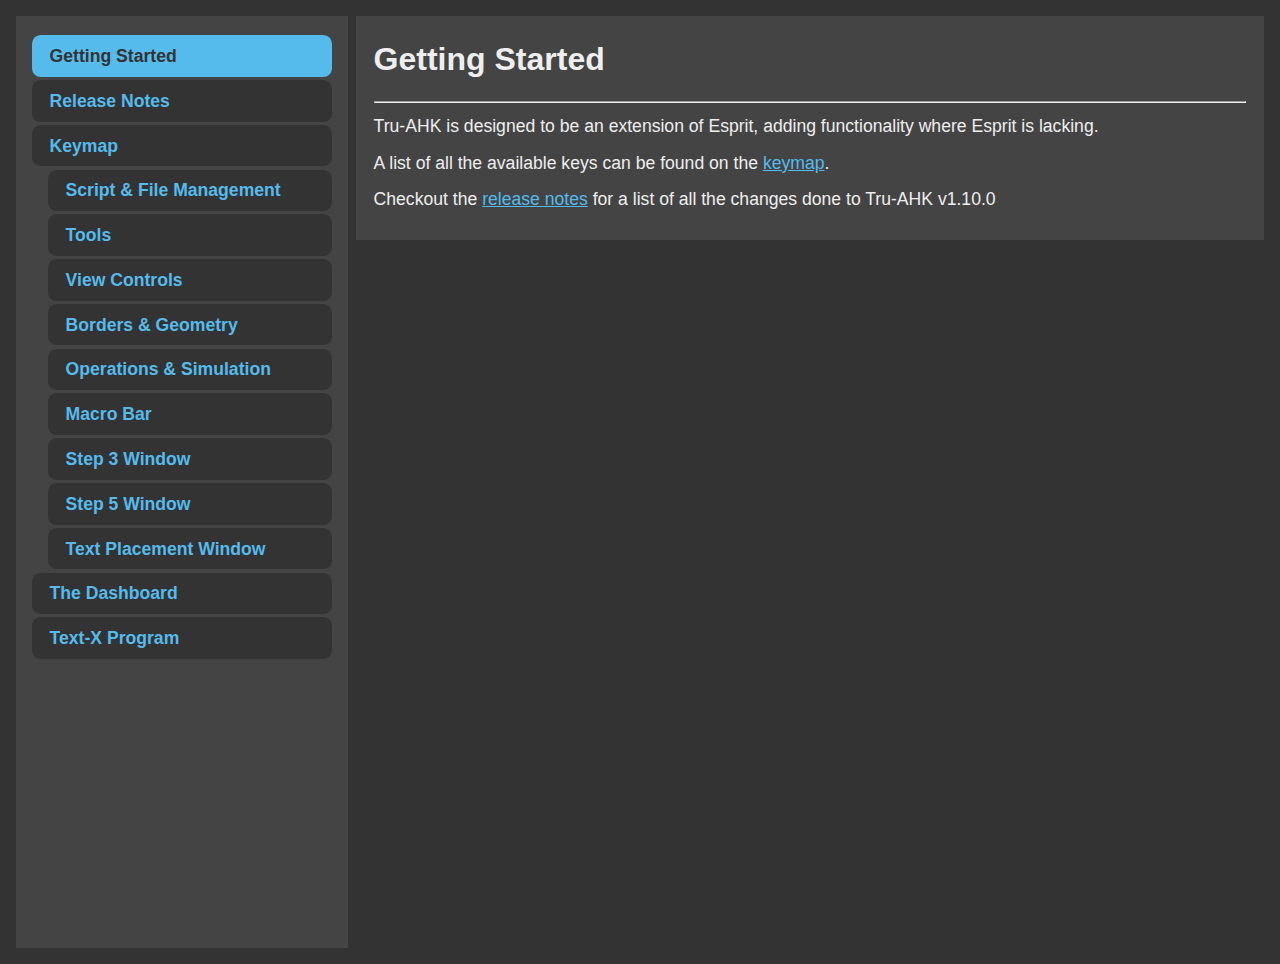
<file: resources/index.html>
<!DOCTYPE html>
<html lang="en">
<head>
    <meta charset="UTF-8">
    <meta name="viewport" content="width=device-width, initial-scale=1.0">
    <title>Tru-AHK Help</title>
    <link rel="stylesheet" href="style.css">
    <script src="script.js"></script>
</head>
<body>
    <div id="side-nav">
        <ul>
            <li><a href="index.html" class="active">Getting Started</a></li>
            <li><a href="changelog.html">Release Notes</a></li>
            <li><a href="keymap.html">Keymap</a></li>
            <ul>
                <li><a href="script_and_file_management.html">Script & File Management</a></li>
                <li><a href="tools.html">Tools</a></li>
                <li><a href="views.html">View Controls</a></li>
                <li><a href="borders_and_geometry.html">Borders & Geometry</a></li>
                <li><a href="operations_and_simulation.html">Operations & Simulation</a></li>
                <li><a href="macro_bar.html">Macro Bar</a></li>
                <li><a href="step_3_window.html">Step 3 Window</a></li>
                <li><a href="step_5_window.html">Step 5 Window</a></li>
                <li><a href="text_placement_window.html">Text Placement Window</a></li>
            </ul>
            <li><a href="dashboard.html">The Dashboard</a></li>
            <li><a href="text-x.html">Text-X Program</a></li>
        </ul>
    </div>

    <main>
        <h1>Getting Started</h1>
        <hr>
        <p>Tru-AHK is designed to be an extension of Esprit, adding functionality where Esprit is lacking.</p>
        <p>A list of all the available keys can be found on the <a href="keymap.html">keymap</a>.</p>
        <p>Checkout the <a href="changelog.html">release notes</a> for a list of all the changes done to Tru-AHK v1.10.0</p>
    </main>
</body>
</html>
</file>
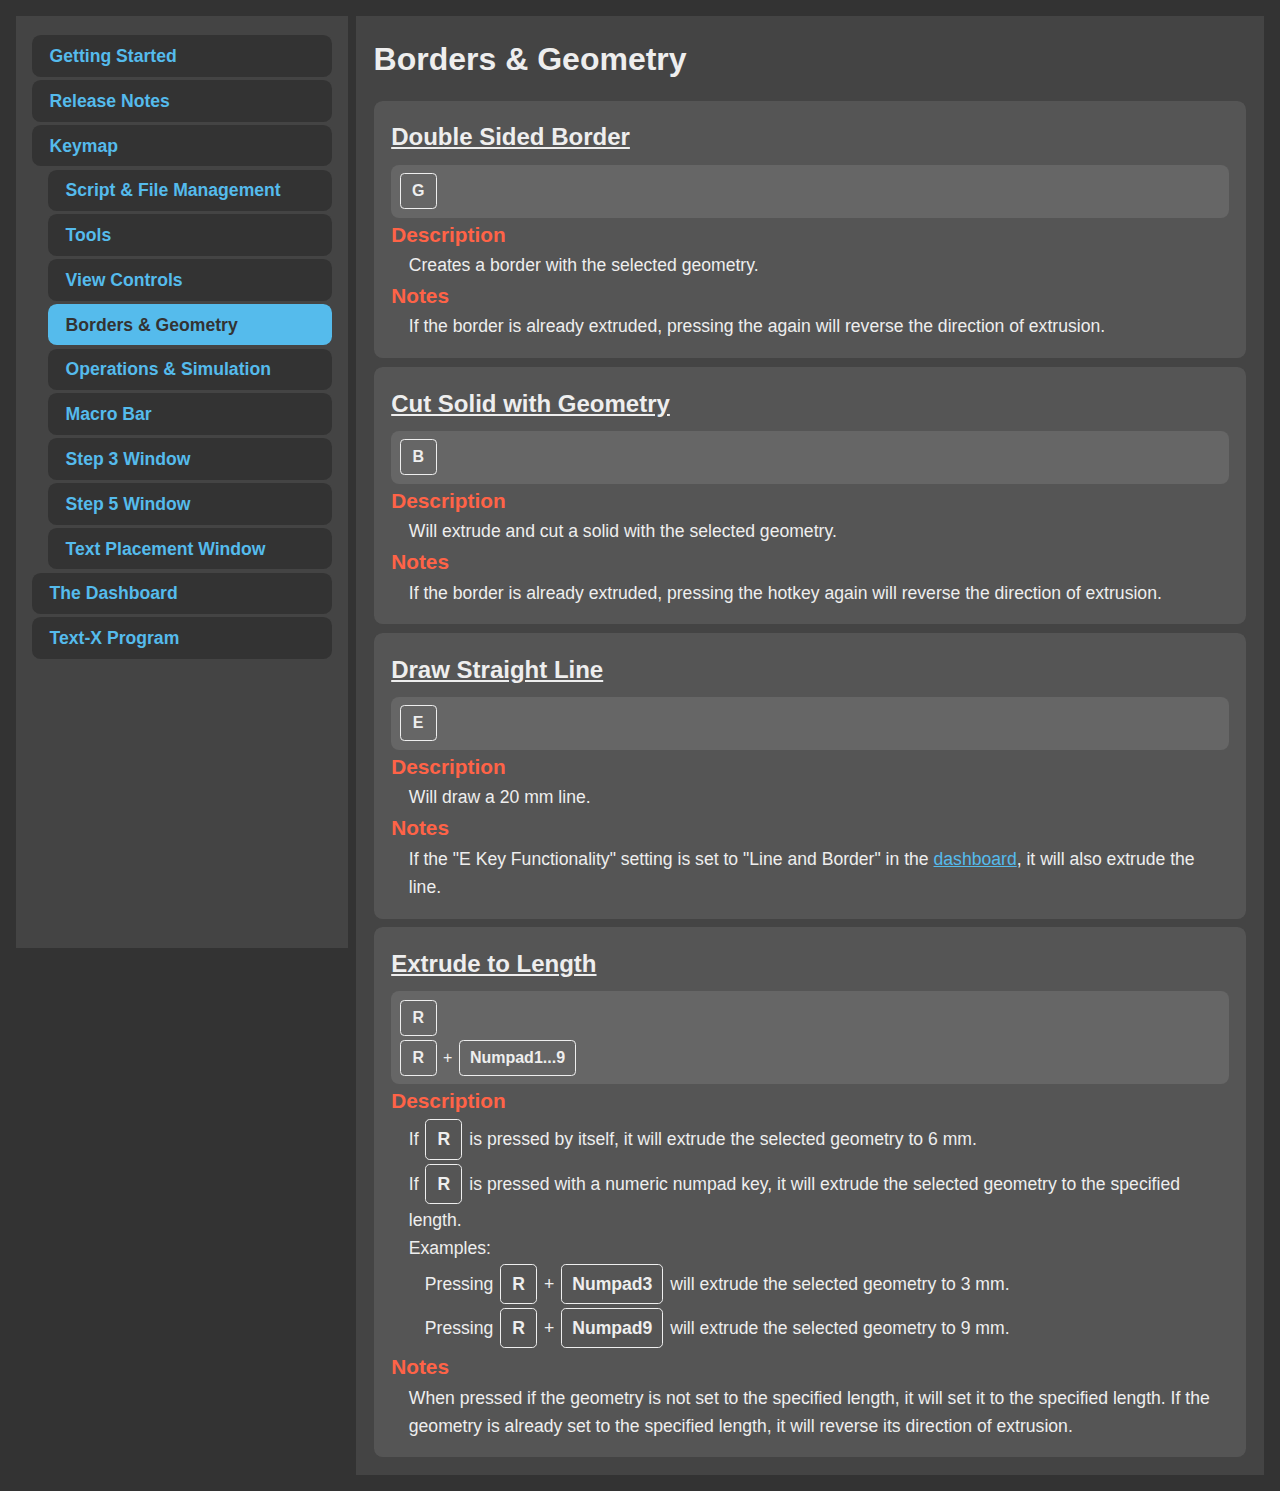
<file: resources/borders_and_geometry.html>
<!DOCTYPE html>
<html lang="en">
<head>
    <meta charset="UTF-8">
    <meta name="viewport" content="width=device-width, initial-scale=1.0">
    <title>Tru-AHK Help</title>
    <link rel="stylesheet" href="style.css">
    <script src="script.js"></script>
</head>
<body>
    <div id="side-nav">
        <ul>
            <li><a href="index.html">Getting Started</a></li>
            <li><a href="changelog.html">Release Notes</a></li>
            <li><a href="keymap.html">Keymap</a></li>
            <ul>
                <li><a href="script_and_file_management.html">Script & File Management</a></li>
                <li><a href="tools.html">Tools</a></li>
                <li><a href="views.html">View Controls</a></li>
                <li><a href="borders_and_geometry.html" class="active">Borders & Geometry</a></li>
                <li><a href="operations_and_simulation.html">Operations & Simulation</a></li>
                <li><a href="macro_bar.html">Macro Bar</a></li>
                <li><a href="step_3_window.html">Step 3 Window</a></li>
                <li><a href="step_5_window.html">Step 5 Window</a></li>
                <li><a href="text_placement_window.html">Text Placement Window</a></li>
            </ul>
            <li><a href="dashboard.html">The Dashboard</a></li>
            <li><a href="text-x.html">Text-X Program</a></li>
        </ul>
    </div>

    <main>
        <h1>Borders & Geometry</h1>

        <div class="hotkey-entry">
            <h2>Double Sided Border</h2>
             <div class="hotkey-list">
                 <ul>
                     <li>
                         <span class="key">G</span>
                     </li>
                 </ul>
             </div>
             <h3 class="highlight">Description</h3>
             <p>Creates a border with the selected geometry.</p>
             <h3 class="highlight">Notes</h3>
             <p>If the border is already extruded, pressing the again will reverse the direction of extrusion.</p>
        </div>
        <div class="hotkey-entry">
            <h2>Cut Solid with Geometry</h2>
             <div class="hotkey-list">
                 <ul>
                     <li>
                         <span class="key">B</span>
                     </li>
                 </ul>
             </div>
             <h3 class="highlight">Description</h3>
             <p>Will extrude and cut a solid with the selected geometry.</p>
             <h3 class="highlight">Notes</h3>
             <p>If the border is already extruded, pressing the hotkey again will reverse the direction of extrusion.</p>
        </div>
        <div class="hotkey-entry">
            <h2>Draw Straight Line</h2>
             <div class="hotkey-list">
                 <ul>
                     <li>
                         <span class="key">E</span>
                     </li>
                 </ul>
             </div>
             <h3 class="highlight">Description</h3>
             <p>Will draw a 20 mm line.</p>
             <h3 class="highlight">Notes</h3>
             <p>If the "E Key Functionality" setting is set to "Line and Border" in the <a href="dashboard.html">dashboard</a>, it will also extrude the line.</p>
        </div>
        <div class="hotkey-entry">
            <h2>Extrude to Length</h2>
             <div class="hotkey-list">
                 <ul>
                     <li>
                         <span class="key">R</span>
                     </li>
                     <li>
                        <span class="key">R</span> +
                        <span class="key">Numpad1...9</span>
                    </li>
                 </ul>
             </div>
             <h3 class="highlight">Description</h3>
             <p>If <span class="key">R</span> is pressed by itself, it will extrude the selected geometry to 6 mm.</p>
             <p>If <span class="key">R</span> is pressed with a numeric numpad key, it will extrude the selected geometry to the specified length.</p>
             <p>Examples:</p>
             <div class="content">
                <p>Pressing <span class="key">R</span> + <span class="key">Numpad3</span> will extrude the selected geometry to 3 mm.</p>
                <p>Pressing <span class="key">R</span> + <span class="key">Numpad9</span> will extrude the selected geometry to 9 mm.</p>
             </div>
              
             <h3 class="highlight">Notes</h3>
             <p>When pressed if the geometry is not set to the specified length, it will set it to the specified length. If the geometry is already set to the specified length, it will reverse its direction of extrusion.</p>
        </div>
    </main>
</body>
</html>
</file>
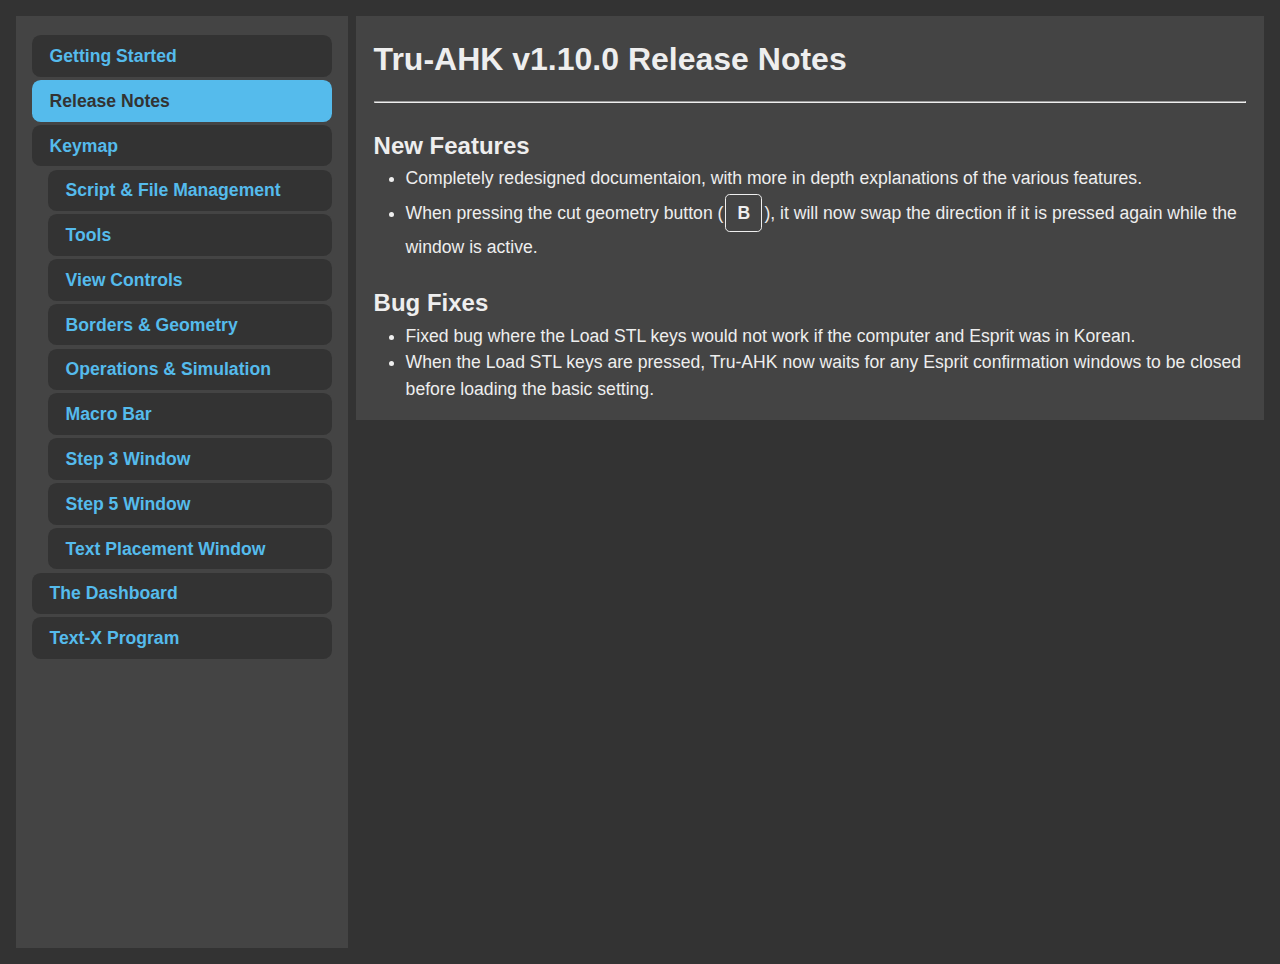
<file: resources/changelog.html>
<!DOCTYPE html>
<html lang="en">
<head>
    <meta charset="UTF-8">
    <meta name="viewport" content="width=device-width, initial-scale=1.0">
    <title>Tru-AHK Dashboard</title>
    <link rel="stylesheet" href="style.css">
    <script src="script.js"></script>
</head>
<body>
    <div id="side-nav">
        <ul>
            <li><a href="index.html">Getting Started</a></li>
            <li><a href="changelog.html" class="active">Release Notes</a></li>
            <li><a href="keymap.html">Keymap</a></li>
            <ul>
                <li><a href="script_and_file_management.html">Script & File Management</a></li>
                <li><a href="tools.html">Tools</a></li>
                <li><a href="views.html">View Controls</a></li>
                <li><a href="borders_and_geometry.html">Borders & Geometry</a></li>
                <li><a href="operations_and_simulation.html">Operations & Simulation</a></li>
                <li><a href="macro_bar.html">Macro Bar</a></li>
                <li><a href="step_3_window.html">Step 3 Window</a></li>
                <li><a href="step_5_window.html">Step 5 Window</a></li>
                <li><a href="text_placement_window.html">Text Placement Window</a></li>
            </ul>
            <li><a href="dashboard.html">The Dashboard</a></li>
            <li><a href="text-x.html">Text-X Program</a></li>
        </ul>
    </div>
    <main class="changelog-main">
        <h1>Tru-AHK v1.10.0 Release Notes</h1>
        <hr>
        <h2>New Features</h2>
        <div class="content">
            <ul>
                <li>Completely redesigned documentaion, with more in depth explanations of the various features.</li>
                <li>When pressing the cut geometry button (<span class="key">B</span>), it will now swap the direction if it is pressed again while the window is active.</li>
            </ul>
        </div>

        <h2>Bug Fixes</h2>
        <div class="content">
            <ul>
                <li>Fixed bug where the Load STL keys would not work if the computer and Esprit was in Korean.</li>
                <li>When the Load STL keys are pressed, Tru-AHK now waits for any Esprit confirmation windows to be closed before loading the basic setting.</li>
            </ul>
        </div>
    </main>
</body>
</file>
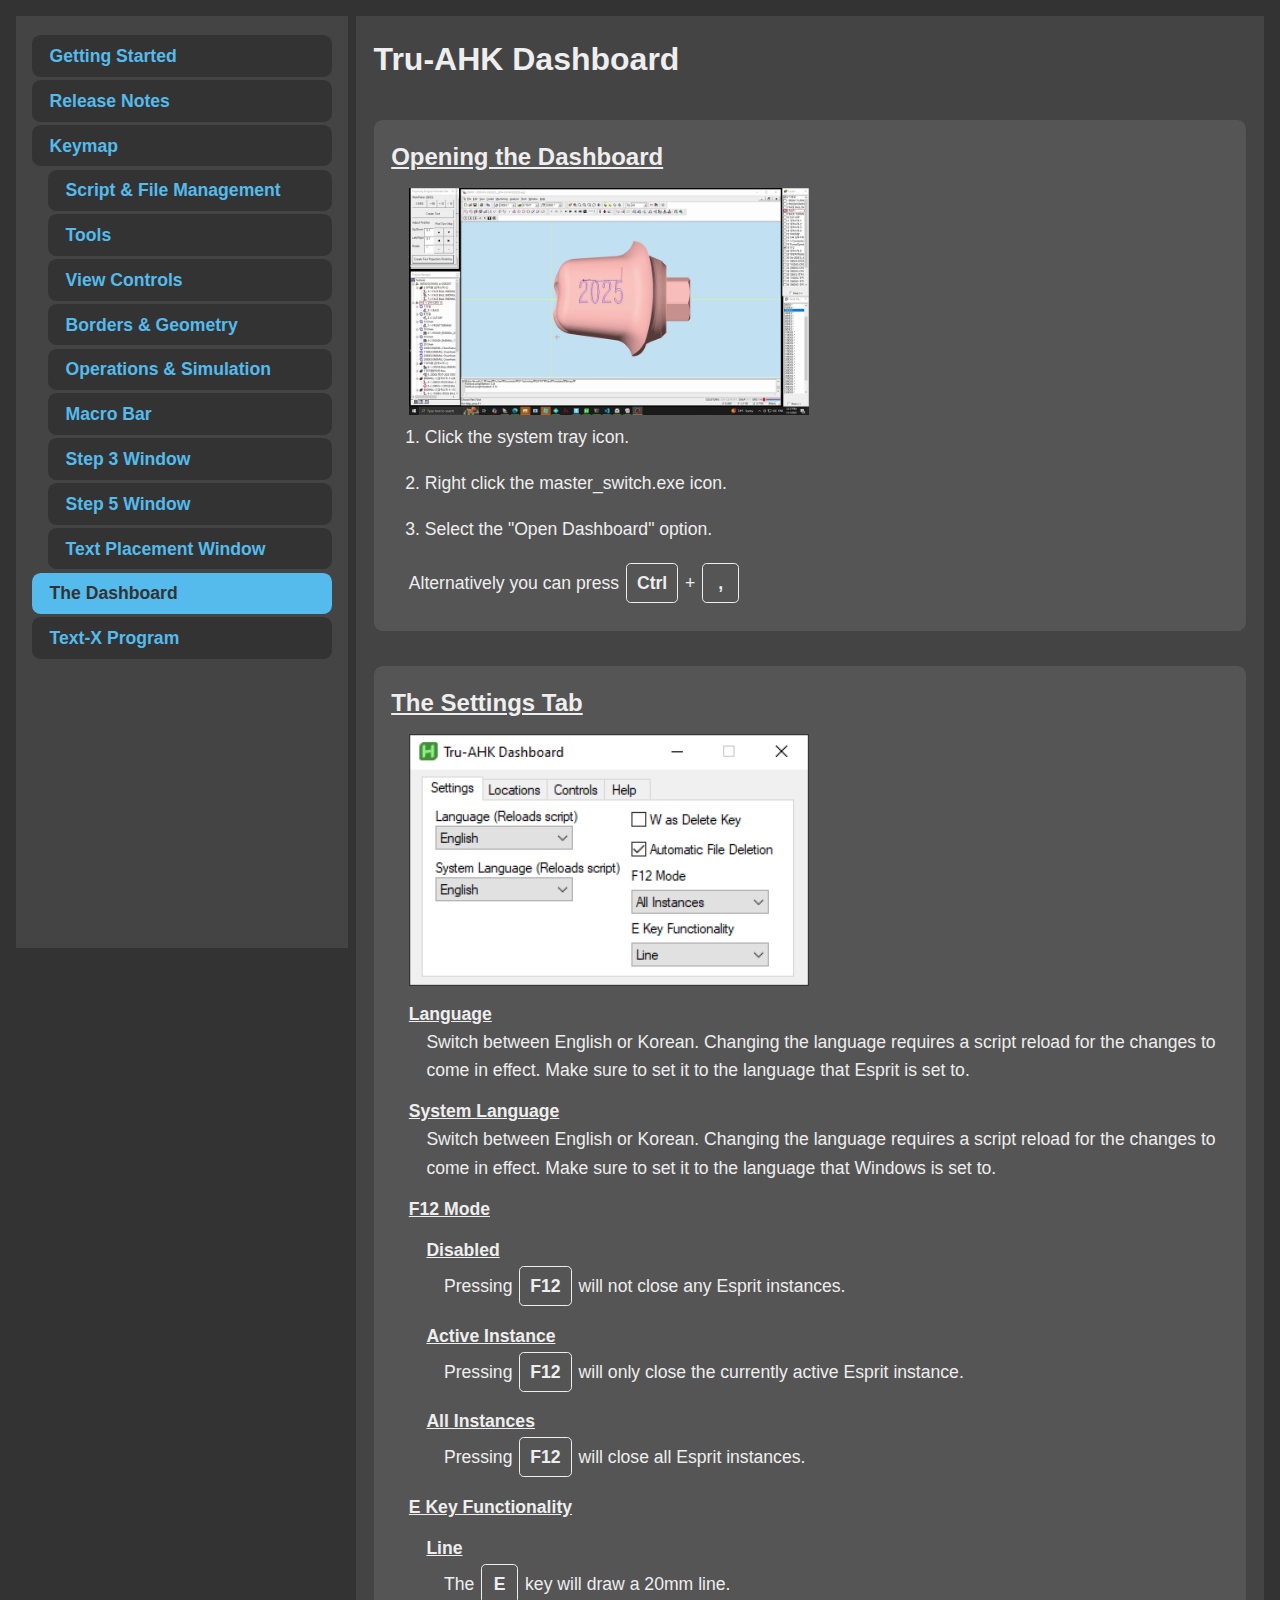
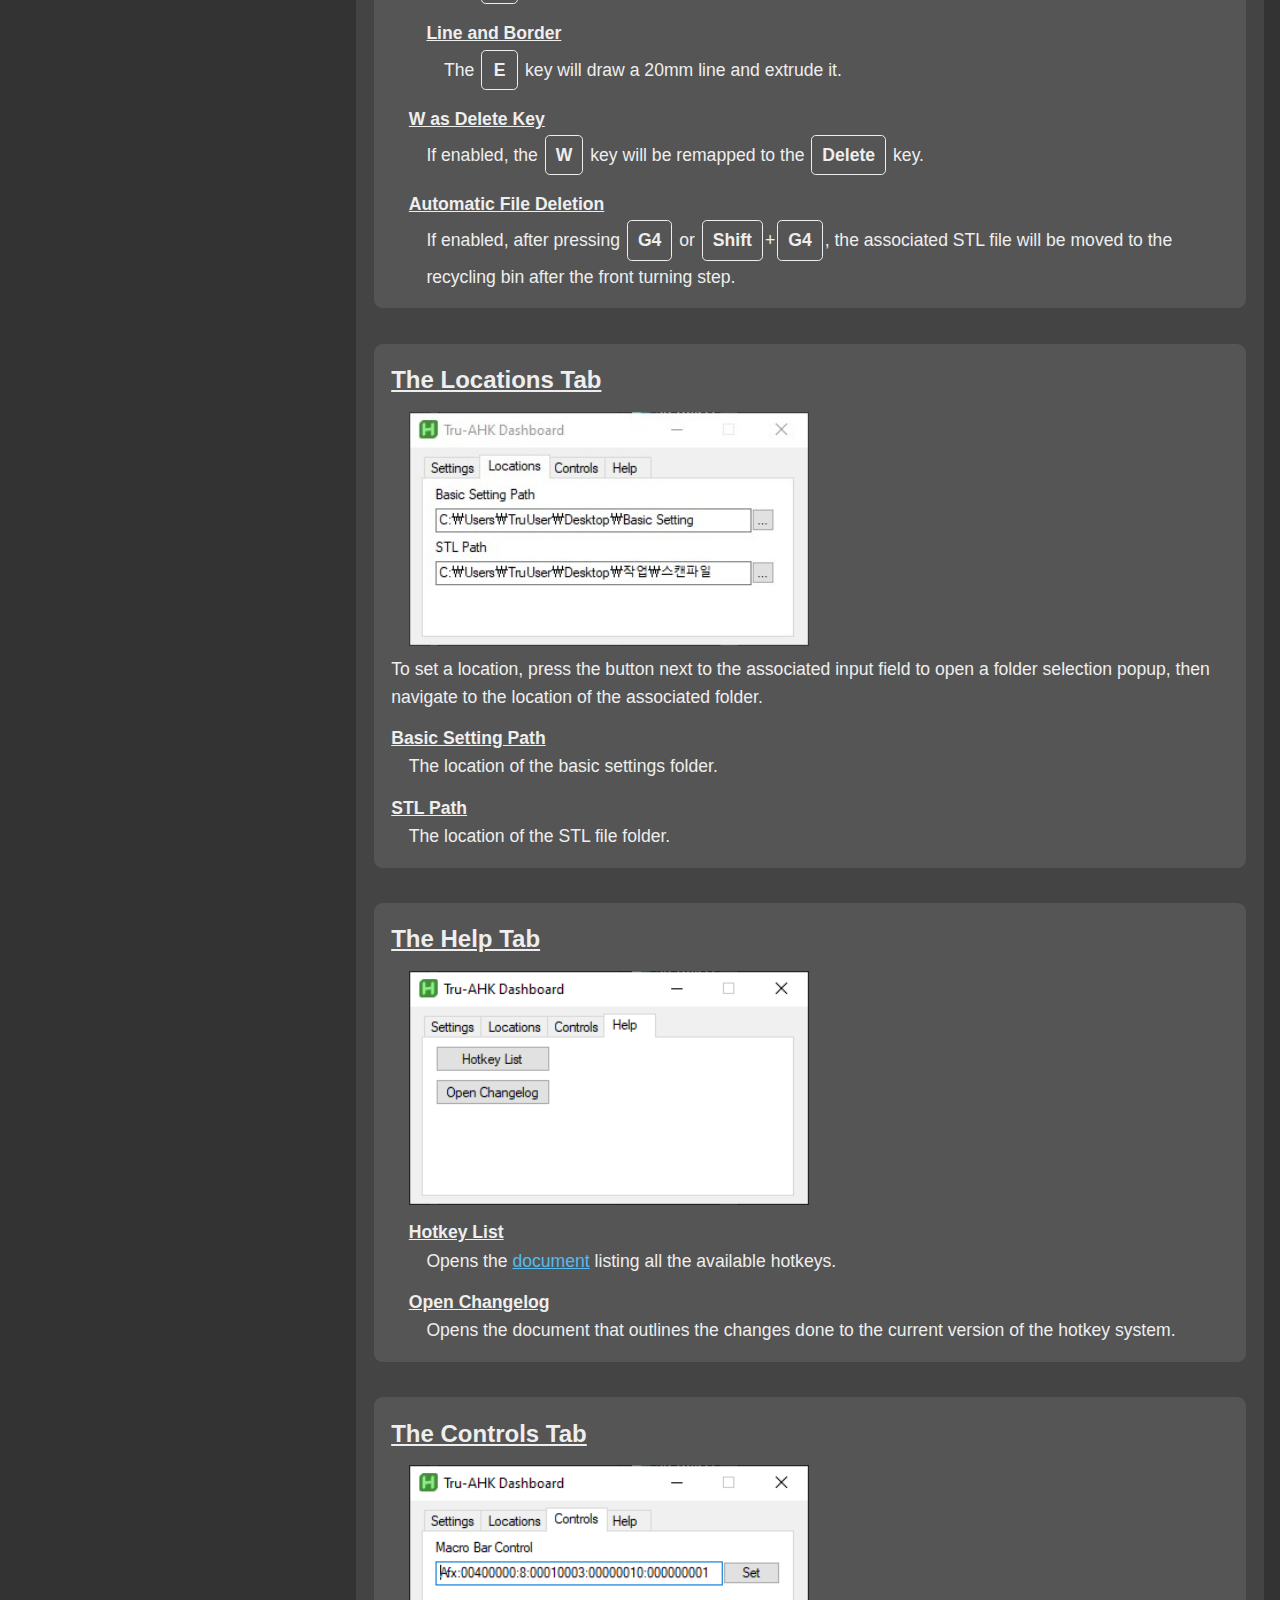
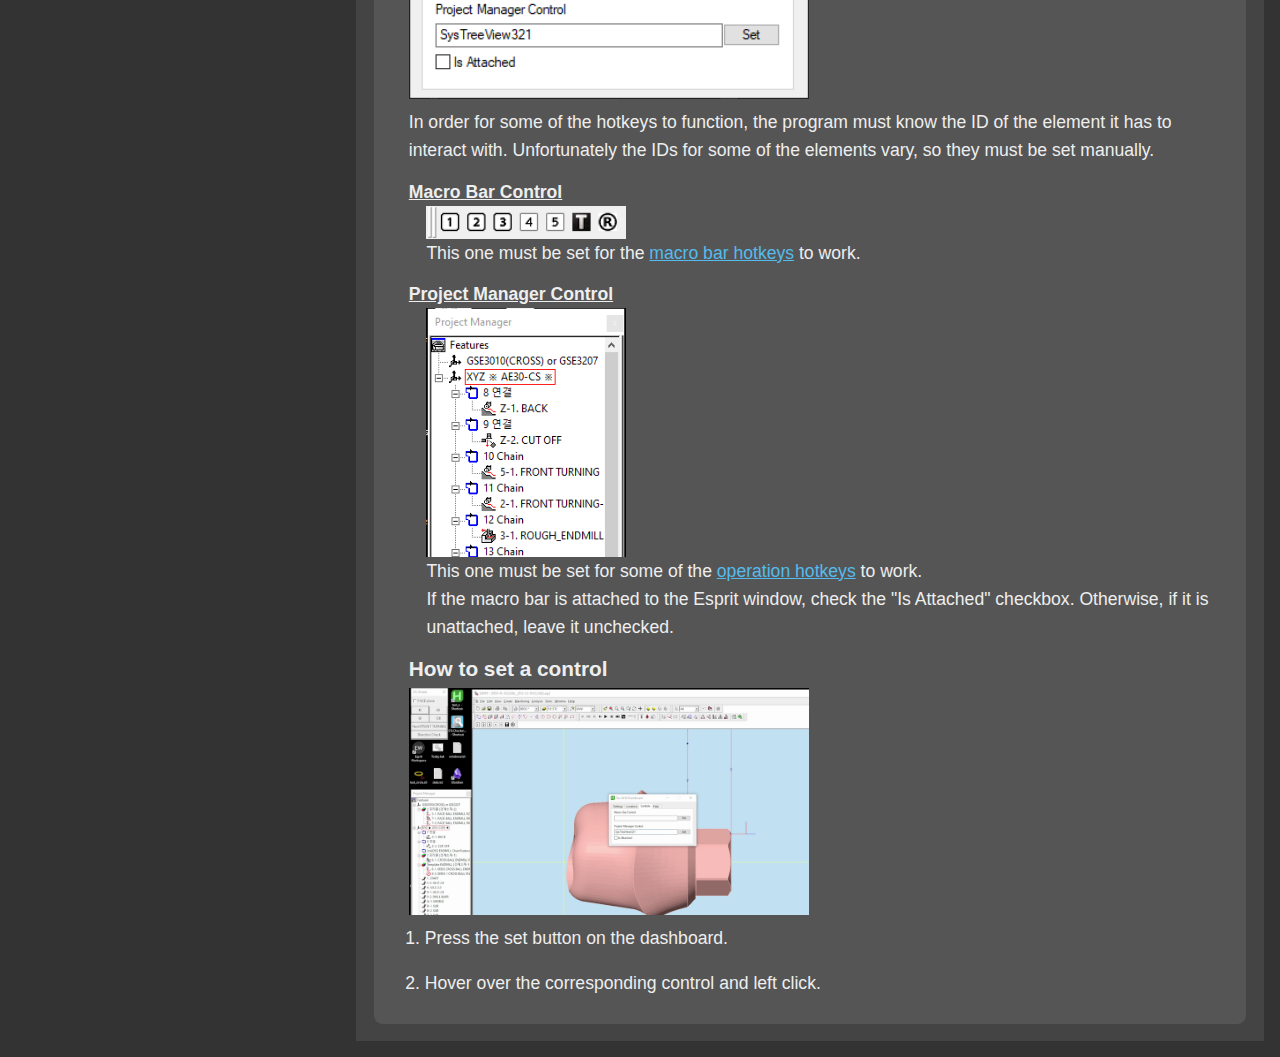
<file: resources/dashboard.html>
<!DOCTYPE html>
<html lang="en">
<head>
    <meta charset="UTF-8">
    <meta name="viewport" content="width=device-width, initial-scale=1.0">
    <title>Tru-AHK Dashboard</title>
    <link rel="stylesheet" href="style.css">
    <script src="script.js"></script>
</head>
<body>
    <div id="side-nav">
        <ul>
            <li><a href="index.html">Getting Started</a></li>
            <li><a href="changelog.html">Release Notes</a></li>
            <li><a href="keymap.html">Keymap</a></li>
            <ul>
                <li><a href="script_and_file_management.html">Script & File Management</a></li>
                <li><a href="tools.html">Tools</a></li>
                <li><a href="views.html">View Controls</a></li>
                <li><a href="borders_and_geometry.html">Borders & Geometry</a></li>
                <li><a href="operations_and_simulation.html">Operations & Simulation</a></li>
                <li><a href="macro_bar.html">Macro Bar</a></li>
                <li><a href="step_3_window.html">Step 3 Window</a></li>
                <li><a href="step_5_window.html">Step 5 Window</a></li>
                <li><a href="text_placement_window.html">Text Placement Window</a></li>
            </ul>
            <li><a href="dashboard.html" class="active">The Dashboard</a></li>
            <li><a href="text-x.html">Text-X Program</a></li>
        </ul>
    </div>
    <main class="full-main">
        <h1>Tru-AHK Dashboard</h1>

        <div class="help-section">
            <h2 id="open-dashboard-section">Opening the Dashboard</h2>
            <div class="help-contents">
                <img src="images/open_dashboard.gif" alt="">
                <ol>
                    <li>Click the system tray icon.</li>
                    <li>Right click the master_switch.exe icon.</li>
                    <li>Select the "Open Dashboard" option.</li>
                </ol>

                <p>Alternatively you can press <span class="key">Ctrl</span> + <span class="key">,</span></p>
            </div>
        </div>

        <div class="help-section">
            <h2 id="settings-section">The Settings Tab</h2>
            <div class="help-contents">
                <img src="images/settings_section.PNG" alt="">
                <dl>
                    <dt>Language</dt>
                    <dd>Switch between English or Korean. Changing the language requires a script reload for the changes to come in effect. Make sure to set it to the language that Esprit is set to.</dd>

                    <dt>System Language</dt>
                    <dd>Switch between English or Korean. Changing the language requires a script reload for the changes to come in effect. Make sure to set it to the language that Windows is set to.</dd>

                    <dt>F12 Mode</dt>
                    <dd>
                        <dl>
                            <dt>Disabled</dt>
                            <dd>Pressing <span class="key">F12</span> will not close any Esprit instances.

                            <dt>Active Instance</dt>
                            <dd>Pressing <span class="key">F12</span> will only close the currently active Esprit instance.</dd>

                            <dt>All Instances</dt>
                            <dd>Pressing <span class="key">F12</span> will close all Esprit instances.</dd>
                        </dl>
                    </dd>

                    <dt>E Key Functionality</dt>
                    <dd>
                        <dl>
                            <dt>Line</dt>
                            <dd>The <span class="key">E</span> key will draw a 20mm line.</dd>

                            <dt>Line and Border</dt>
                            <dd>The <span class="key">E</span> key will draw a 20mm line and extrude it.</dd>
                        </dl>
                    </dd>

                    <dt>W as Delete Key</dt>
                    <dd>If enabled, the <span class="key">W</span> key will be remapped to the <span class="key">Delete</span> key.</dd>

                    <dt>Automatic File Deletion</dt>
                    <dd>If enabled, after pressing <span class="key">G4</span> or <span class="key">Shift</span>+<span class="key">G4</span>, the associated STL file will be moved to the recycling bin after the front turning step.</dd>
                </dl>
            </div>
        </div>

        <div class="help-section">
            <h2 id="locations-section">The Locations Tab</h2>
            <div class="help-contents">
                <img src="images/locations_settings.jpg" alt="">
            </div>
            <p>To set a location, press the button next to the associated input field to open a folder selection popup, then navigate to the location of the associated folder.</p>
            <dl>
                <dt>Basic Setting Path</dt>
                <dd>The location of the basic settings folder.</dd>

                <dt>STL Path</dt>
                <dd>The location of the STL file folder.</dd>
            </dl>
        </div>

        <div class="help-section">
            <h2 id="help-section">The Help Tab</h2>
            <div class="help-contents">
                <img src="images/help_section.PNG" alt="">
                <dl>
                    <dt>Hotkey List</dt>
                    <dd>Opens the <a href="keymap.html">document</a> listing all the available hotkeys.</dd>

                    <dt>Open Changelog</dt>
                    <dd>Opens the document that outlines the changes done to the current version of the hotkey system.</dd>
                </dl>
            </div>
        </div>

        

        <div class="help-section">
            <h2 id="esprit-controls-section">The Controls Tab</h2>
            <div class="help-contents">
                <img src="images/esprit_controls.PNG" alt="">
                <p>In order for some of the hotkeys to function, the program must know the ID of the element it has to interact with. Unfortunately the IDs for some of the elements vary, so they must be set manually.</p>

                <dl>
                    <dt>Macro Bar Control</dt>
                    <dd><img class="macro-bar-img" src="images/macro_bar.PNG" alt=""></dd>
                    <dd>This one must be set for the <a href="keymap.html#macro-keys">macro bar hotkeys</a> to work.</dd>

                    <dt>Project Manager Control</dt>
                    <dd><img class="project-manager-img" src="images/the_project_manager.PNG" alt=""></dd>
                    <dd>This one must be set for some of the <a href="keymap.html#operation-keys">operation hotkeys</a> to work.</dd>
                    <dd>If the macro bar is attached to the Esprit window, check the "Is Attached" checkbox. Otherwise, if it is unattached, leave it unchecked.</dd>
                </dl>

                <h3 style="font-weight: bold;">How to set a control</h3>
                <img src="images/set_control.gif" alt="">
                <ol>
                    <li>Press the set button on the dashboard.</li>
                    <li>Hover over the corresponding control and left click.</li>
                </ol>
                
            </div>
        </div>

    </main>
</body>
</html>
</file>
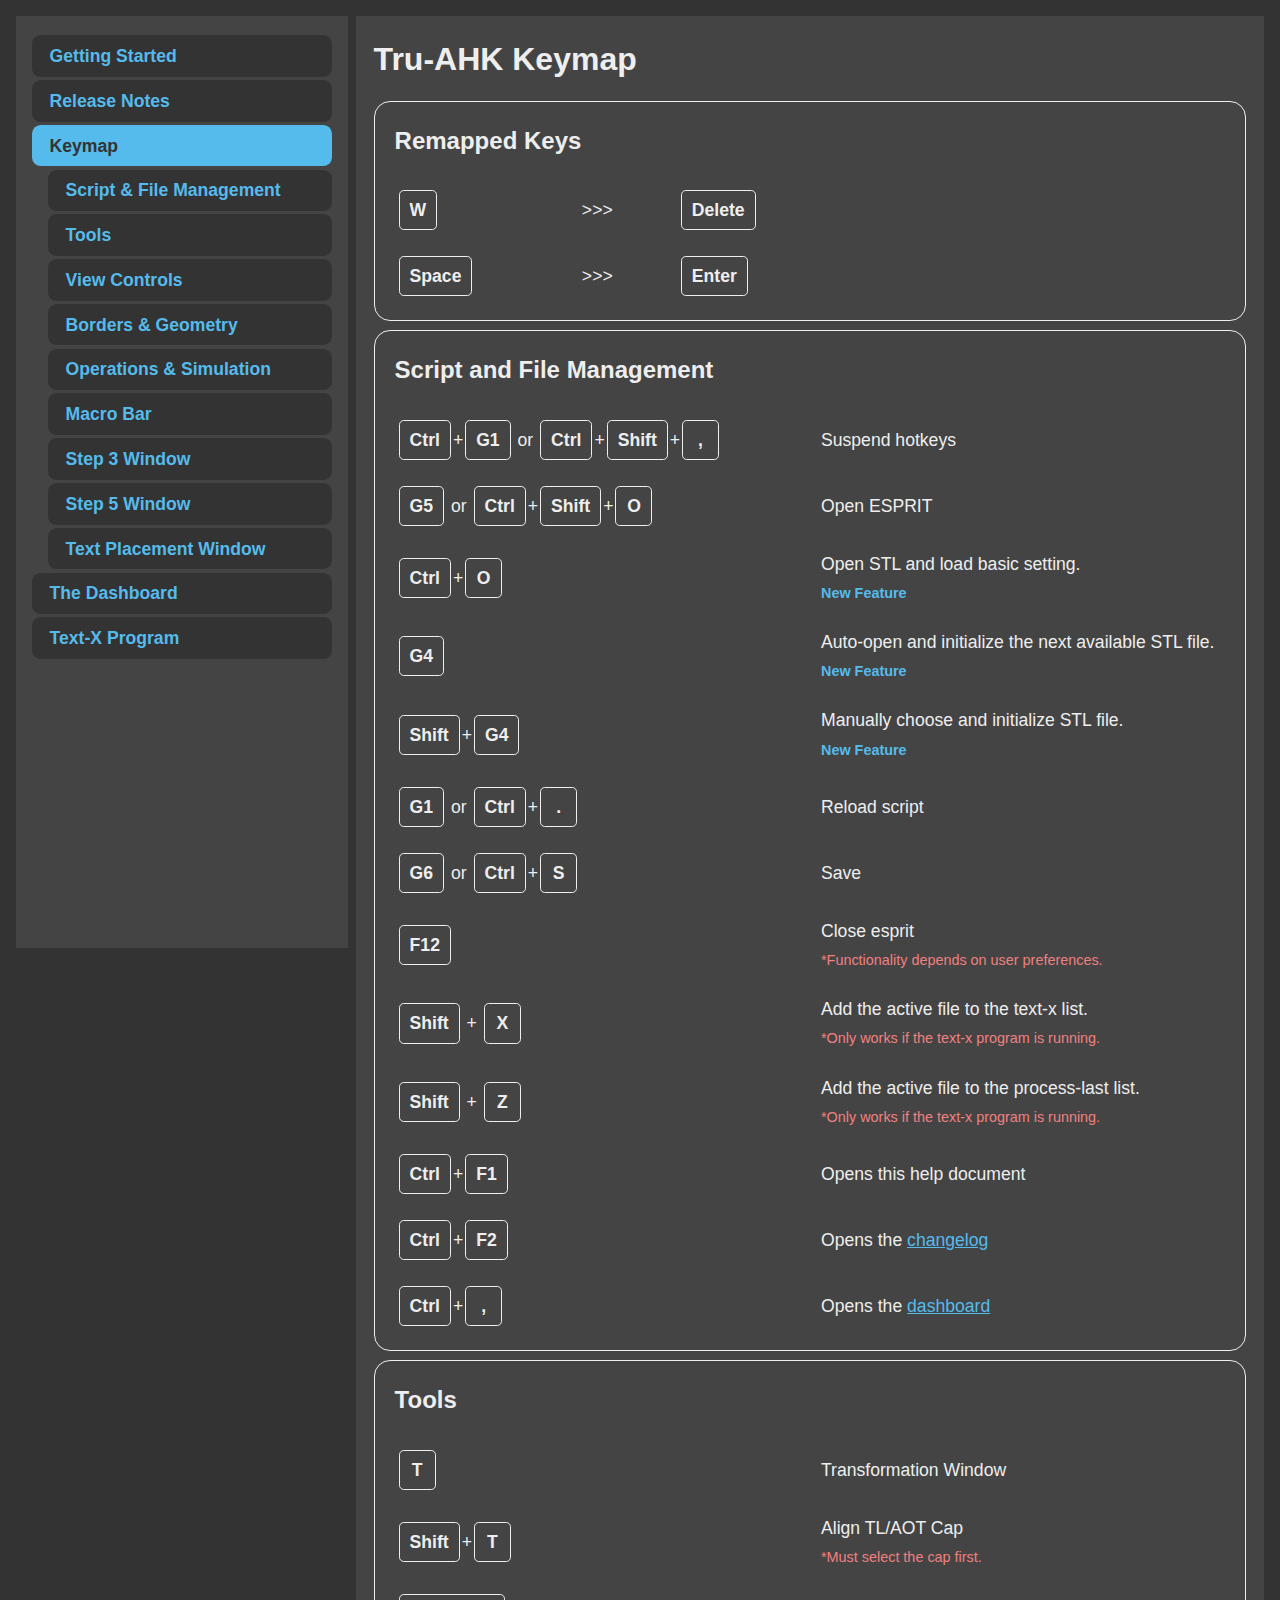
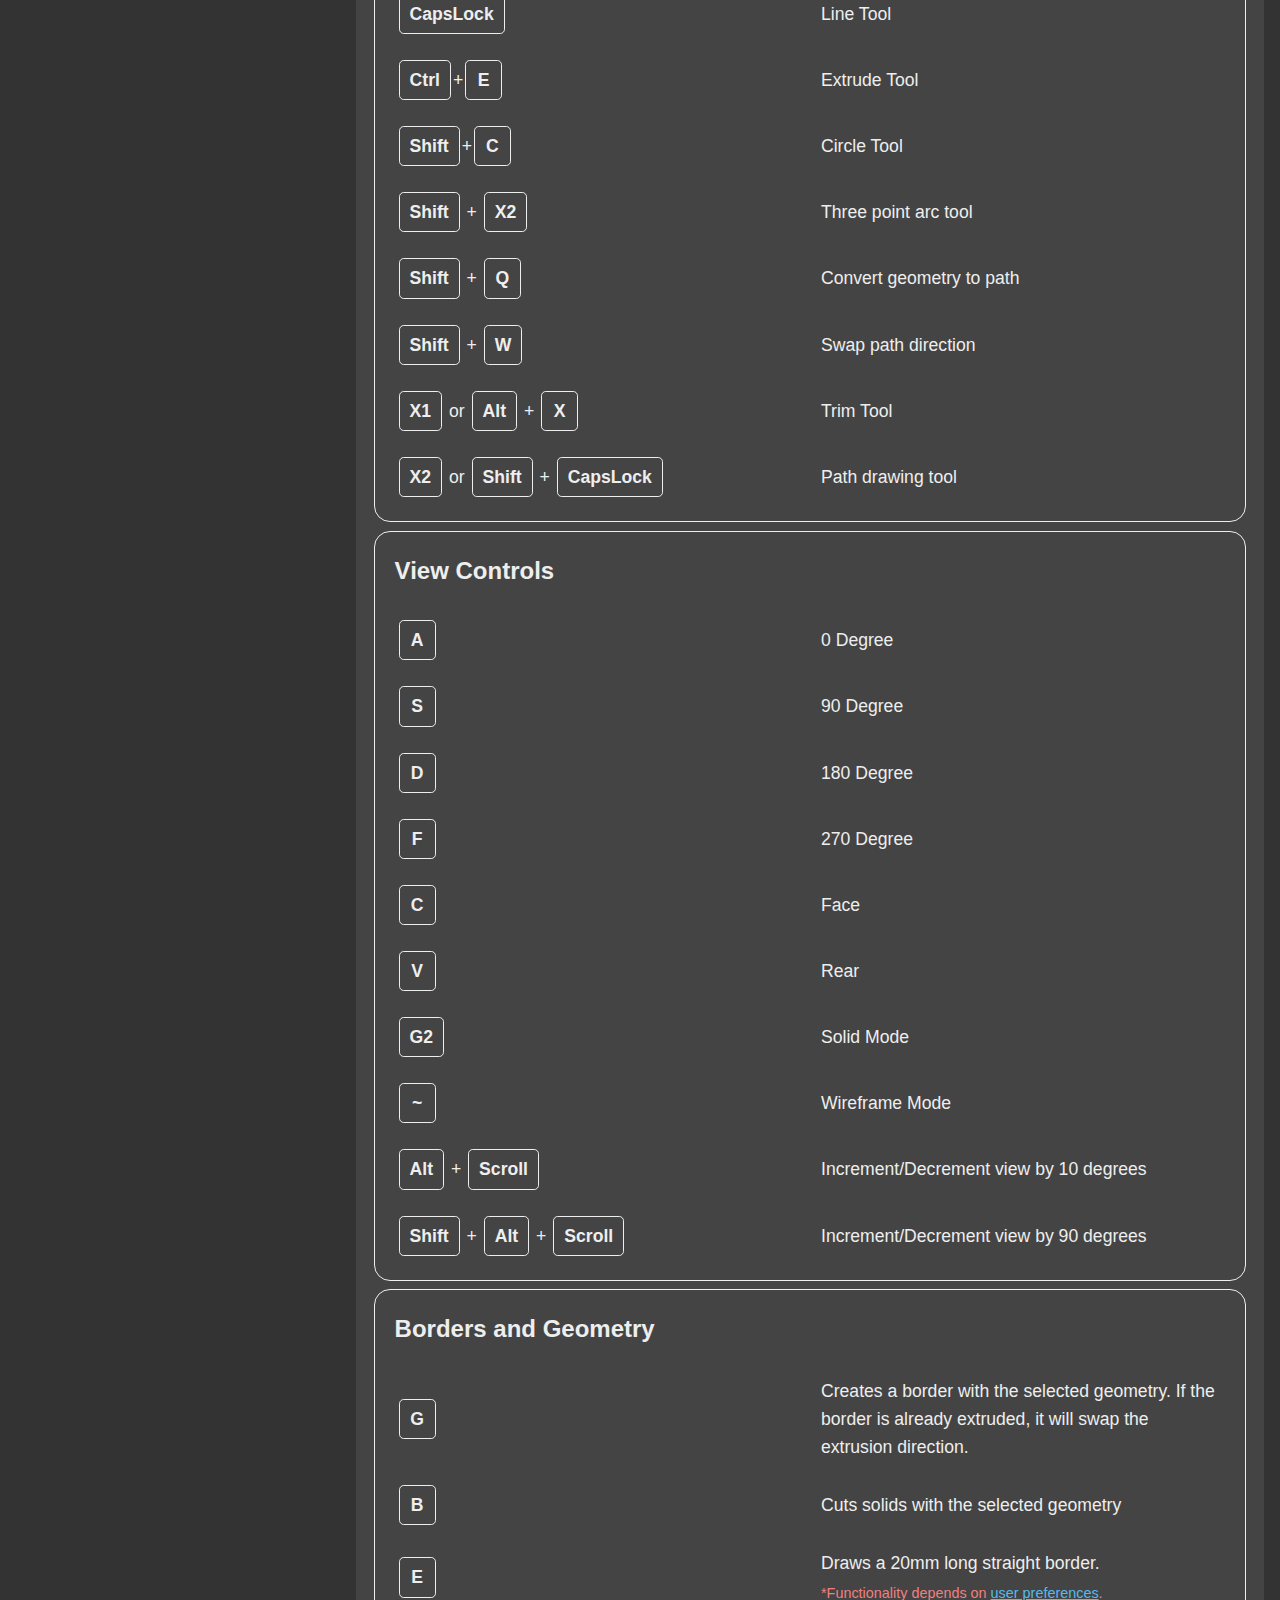
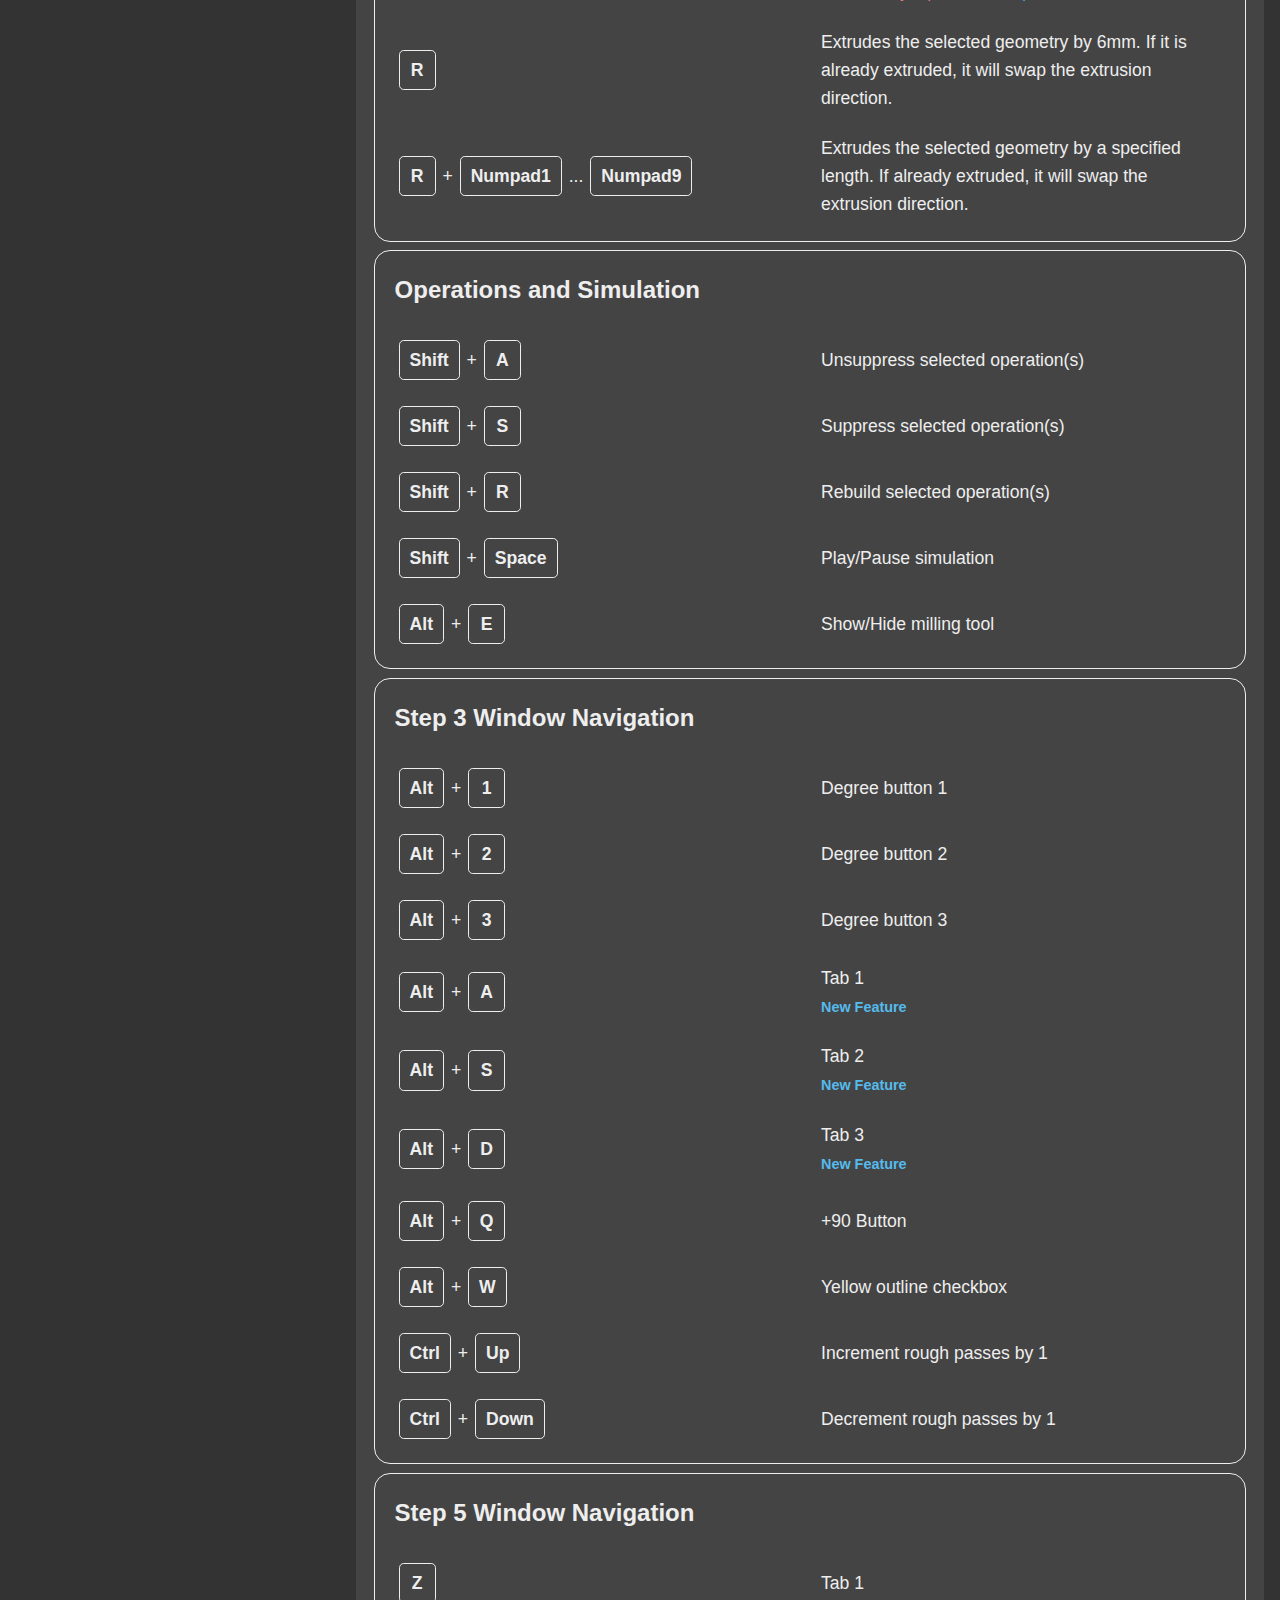
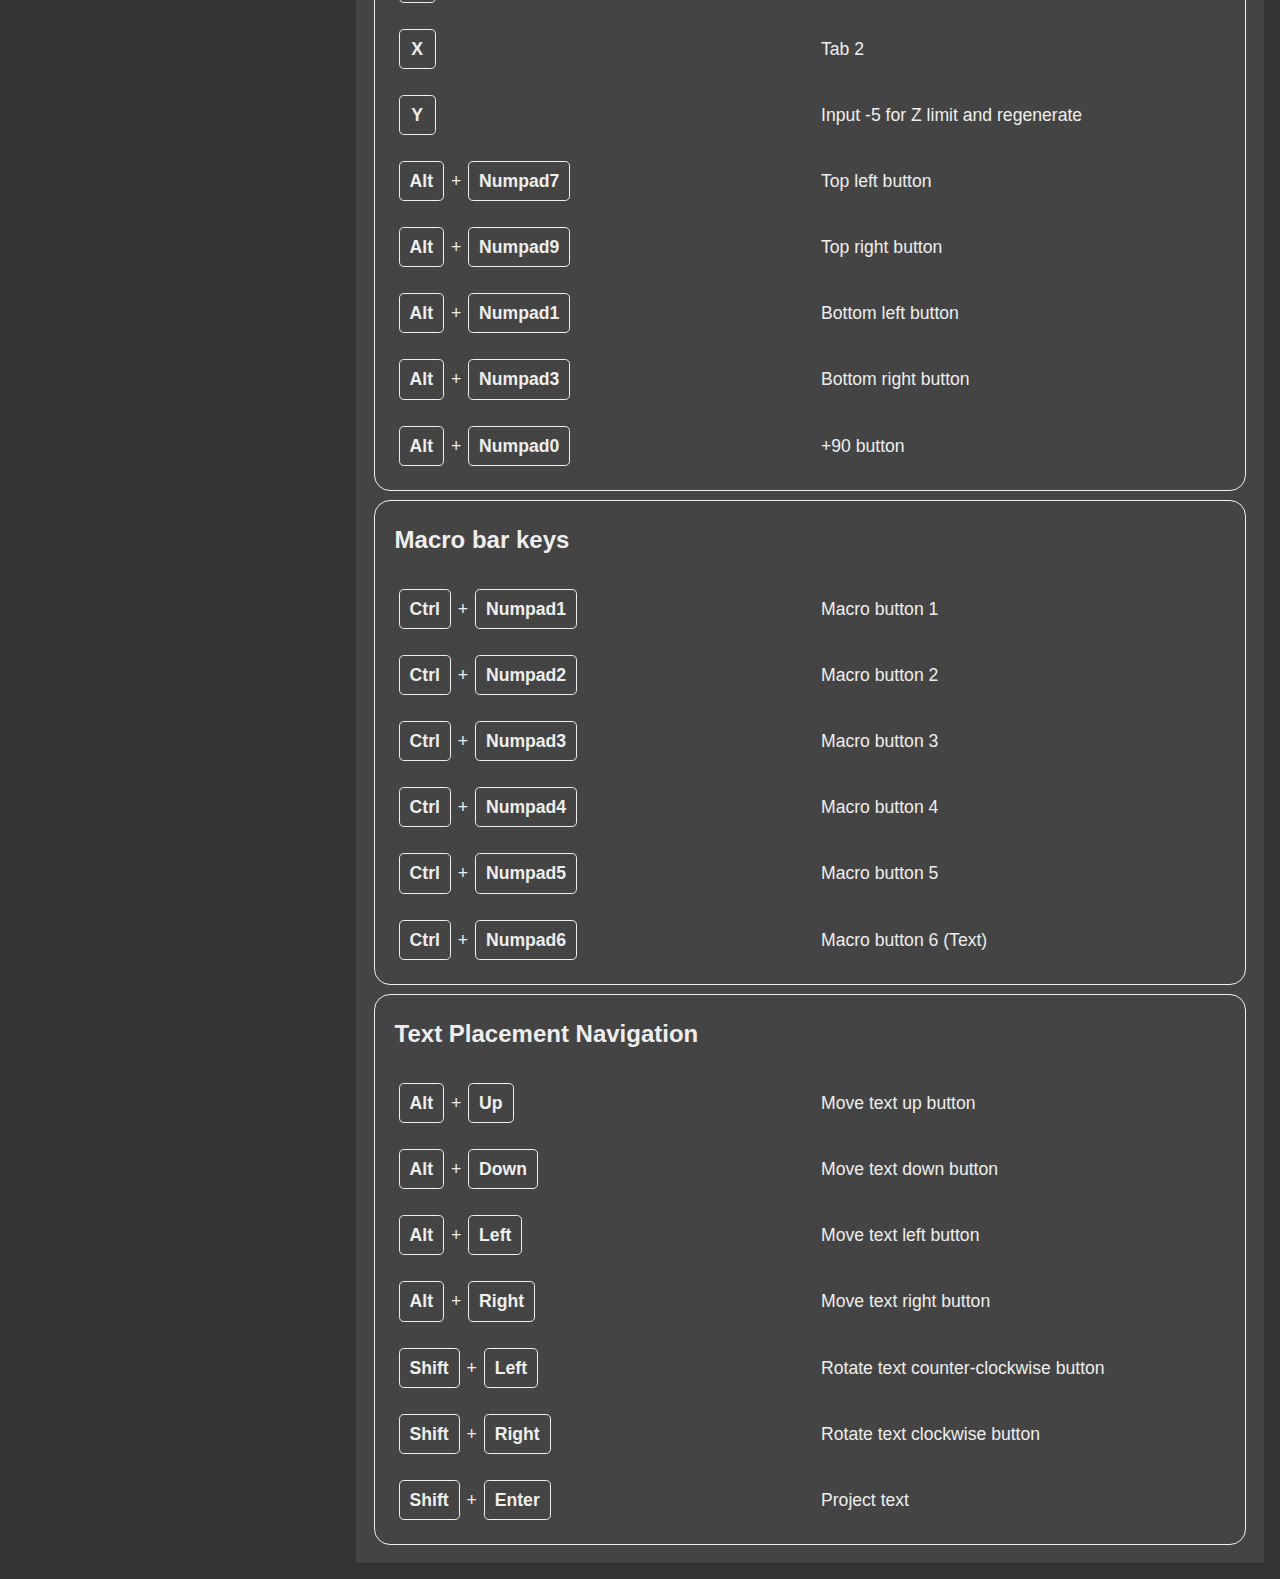
<file: resources/keymap.html>
<!DOCTYPE html>
<html lang="en">
<head>
    <meta charset="UTF-8">
    <meta name="viewport" content="width=device-width, initial-scale=1.0">
    <title>Tru-AHK Keymap</title>
    <link rel="stylesheet" href="style.css">
    <script src="script.js"></script>
</head>
<body>
    <div id="side-nav">
        <ul>
            <li><a href="index.html">Getting Started</a></li>
            <li><a href="changelog.html">Release Notes</a></li>
            <li><a href="keymap.html" class="active">Keymap</a></li>
            <ul>
                <li><a href="script_and_file_management.html">Script & File Management</a></li>
                <li><a href="tools.html">Tools</a></li>
                <li><a href="views.html">View Controls</a></li>
                <li><a href="borders_and_geometry.html">Borders & Geometry</a></li>
                <li><a href="operations_and_simulation.html">Operations & Simulation</a></li>
                <li><a href="macro_bar.html">Macro Bar</a></li>
                <li><a href="step_3_window.html">Step 3 Window</a></li>
                <li><a href="step_5_window.html">Step 5 Window</a></li>
                <li><a href="text_placement_window.html">Text Placement Window</a></li>
            </ul>
            <li><a href="dashboard.html">The Dashboard</a></li>
            <li><a href="text-x.html">Text-X Program</a></li>
        </ul>
    </div>

    <main class="full-main">
    <h1>Tru-AHK Keymap</h1>
    
    <div class="sections">
        <div class="keymap">
            <h2>Remapped Keys</h2>
            <table class="remap">
                <tr>
                    <td><span class="key">W</span>  </td>
                    <td class="arrows">>>></td>
                    <td><span class="key">Delete</span></td>
                </tr>

                <tr>
                    <td><span class="key">Space</span>  </td>
                    <td class="arrows">>>></td>
                    <td><span class="key">Enter</span></td>
                </tr>
            </table>
        </div>

        <div class="keymap">
            <h2>Script and File Management</h2>
            <table>

                <tr>
                    <td>
                        <span class="key">Ctrl</span>+<span class="key">G1</span> or 
                        <span class="key">Ctrl</span>+<span class="key">Shift</span>+<span class="key">,</span>
                    </td>
                    <td>Suspend hotkeys</td>
                </tr>

                <tr>
                    <td><span class="key">G5</span> or
                        <span class="key">Ctrl</span>+<span class="key">Shift</span>+<span class="key">O</span></td>
                    <td>Open ESPRIT</td>
                </tr>

                <tr id="open-stl-keys">
                    <td><span class="key">Ctrl</span>+<span class="key">O</span></td>
                    <td>Open STL and load basic setting.<br><span class="new">New Feature</a></span></td>
                </tr>

                <tr>
                    <td><span class="key">G4</span></td>
                    <td>Auto-open and initialize the next available STL file.<br><span class="new">New Feature</a></span></td>
                </tr>

                <tr>
                    <td><span class="key">Shift</span>+<span class="key">G4</span></td>
                    <td>Manually choose and initialize STL file.<br><span class="new">New Feature</a></span></td>
                </tr>

                <tr>
                    <td><span class="key">G1</span> or <span class="key">Ctrl</span>+<span class="key">.</span></td>
                    <td>Reload script</td>
                </tr>

                <tr>
                    <td><span class="key">G6</span> or <span class="key">Ctrl</span>+<span class="key">S</span></td>
                    <td>Save</td>
                </tr>

                <tr>
                    <td><span class="key">F12</span></td>
                    <td>Close esprit<br><span class="info">*Functionality depends on user preferences.</span></td>
                </tr>

                <tr>
                    <td><span class="key">Shift</span> + <span class="key">X</span></td>
                    <td>Add the active file to the text-x list. <br><span class="info">*Only works if the text-x program is running.</span></td>
                </tr>

                <tr>
                    <td><span class="key">Shift</span> + <span class="key">Z</span></td>
                    <td>Add the active file to the process-last list. <br><span class="info">*Only works if the text-x program is running.</span></td>
                </tr>

                <tr>
                    <td><span class="key">Ctrl</span>+<span class="key">F1</span></td>
                    <td>Opens this help document</td>
                </tr>

                <tr>
                    <td><span class="key">Ctrl</span>+<span class="key">F2</span></td>
                    <td>Opens the <a href="changelog.html">changelog</a></td>
                </tr>

                <tr>
                    <td><span class="key">Ctrl</span>+<span class="key">,</span></td>
                    <td>Opens the <a href="dashboard.html">dashboard</a></td>
                </tr>
            </table>
        </div>

        <div class="keymap">
            <h2>Tools</h2>
            <table>
                <tr>
                    <td><span class="key">T</span></td>
                    <td>Transformation Window</td>
                </tr>

                <tr>
                    <td><span class="key">Shift</span>+<span class="key">T</span></td>
                    <td>Align TL/AOT Cap<br><span class="info">*Must select the cap first.</span></td>
                </tr>
                
                <tr>
                    <td><span class="key">CapsLock</span></td>
                    <td>Line Tool</td>
                </tr>

                <tr>
                    <td><span class="key">Ctrl</span>+<span class="key">E</span></td>
                    <td>Extrude Tool</td>
                </tr>

                <tr>
                    <td><span class="key">Shift</span>+<span class="key">C</span></td>
                    <td>Circle Tool</td>
                </tr>

                <tr>
                    <td><span class="key">Shift</span> + <span class="key">X2</span></td>
                    <td>Three point arc tool</td>
                </tr>

                <tr>
                    <td><span class="key">Shift</span> + <span class="key">Q</span></td>
                    <td>Convert geometry to path</td>
                </tr>

                <tr>
                    <td><span class="key">Shift</span> + <span class="key">W</span></td>
                    <td>Swap path direction</td>
                </tr>

                <tr>
                    <td><span class="key">X1</span> or <span class="key">Alt</span> + <span class="key">X</span></td>
                    <td>Trim Tool</td>
                </tr>

                <tr>
                    <td><span class="key">X2</span> or <span class="key">Shift</span> + <span class="key">CapsLock</span></td>
                    <td>Path drawing tool</td>
                </tr>
            </table>
        </div>

        <div class="keymap">
            <h2>View Controls</h2>
            <table>
                <tr>
                    <td><span class="key">A</span></td>
                    <td>0 Degree</td>
                </tr>

                <tr>
                    <td><span class="key">S</span></td>
                    <td>90 Degree</td>
                </tr>

                <tr>
                    <td><span class="key">D</span></td>
                    <td>180 Degree</td>
                </tr>

                <tr>
                    <td><span class="key">F</span></td>
                    <td>270 Degree</td>
                </tr>

                <tr>
                    <td><span class="key">C</span></td>
                    <td>Face</td>
                </tr>

                <tr>
                    <td><span class="key">V</span></td>
                    <td>Rear</td>
                </tr>

                <tr>
                    <td><span class="key">G2</span></td>
                    <td>Solid Mode</td>
                </tr>

                <tr>
                    <td><span class="key">~</span></td>
                    <td>Wireframe Mode</td>
                </tr>

                <tr>
                    <td><span class="key">Alt</span> + <span class="key">Scroll</span></td>
                    <td>Increment/Decrement view by 10 degrees</td>
                </tr>

                <tr>
                    <td><span class="key">Shift</span> + <span class="key">Alt</span> + <span class="key">Scroll</span></td>
                    <td>Increment/Decrement view by 90 degrees</td>
                </tr>
            </table>
        </div>

        <div class="keymap">
            <h2>Borders and Geometry</h2>
            <table>
                <tr id="g-key">
                    <td><span class="key">G</span></td>
                    <td>Creates a border with the selected geometry. If the border is already extruded, it will swap the extrusion direction.</td>
                </tr>

                <tr>
                    <td><span class="key">B</span></td>
                    <td>Cuts solids with the selected geometry</td>
                </tr>

                <tr>
                    <td><span class="key">E</span></td>
                    <td>Draws a 20mm long straight border.<br><span class="info">*Functionality depends on <a href="dashboard.html#settings-section">user preferences</a>.</span></td>
                </tr>

                <tr id="r-keys">
                    <td><span class="key">R</span></td>
                    <td>Extrudes the selected geometry by 6mm. If it is already extruded, it will swap the extrusion direction.</td>
                </tr>

                <tr>
                    <td><span class="key">R</span> + <span class="key">Numpad1</span> ... <span class="key">Numpad9</span> </td>
                    <td>Extrudes the selected geometry by a specified length. If already extruded, it will swap the extrusion direction.</td>
                </tr>
            </table>
        </div>

        <div class="keymap">
            <h2 id="operation-keys">Operations and Simulation</h2>
            <table>
                <tr>
                    <td><span class="key">Shift</span> + <span class="key">A</span></td>
                    <td>Unsuppress selected operation(s)</td>
                </tr>

                <tr>
                    <td><span class="key">Shift</span> + <span class="key">S</span></td>
                    <td>Suppress selected operation(s)</td>
                </tr>


                <tr>
                    <td><span class="key">Shift</span> + <span class="key">R</span></td>
                    <td>Rebuild selected operation(s)</td>
                </tr>


                <tr>
                    <td><span class="key">Shift</span> + <span class="key">Space</span></td>
                    <td>Play/Pause simulation</td>
                </tr>

                <tr>
                    <td><span class="key">Alt</span> + <span class="key">E</span></td>
                    <td>Show/Hide milling tool</td>
                </tr>
            </table>
        </div>

        <div class="keymap">
            <h2>Step 3 Window Navigation</h2>
            <table>
                <tr>
                    <td><span class="key">Alt</span> + <span class="key">1</span></td>
                    <td>Degree button 1</td>
                </tr>

                <tr>
                    <td><span class="key">Alt</span> + <span class="key">2</span></td>
                    <td>Degree button 2</td>
                </tr>

                <tr>
                    <td><span class="key">Alt</span> + <span class="key">3</span></td>
                    <td>Degree button 3</td>
                </tr>

                <tr id="new-step-3-window-keys">
                    <td><span class="key">Alt</span> + <span class="key">A</span></td>
                    <td>Tab 1<br><span class="new">New Feature</a></span></td>
                </tr>

                <tr>
                    <td><span class="key">Alt</span> + <span class="key">S</span></td>
                    <td>Tab 2<br><span class="new">New Feature</a></span></td>
                </tr>

                <tr>
                    <td><span class="key">Alt</span> + <span class="key">D</span></td>
                    <td>Tab 3<br><span class="new">New Feature</a></span></td>
                </tr>

                <tr>
                    <td><span class="key">Alt</span> + <span class="key">Q</span></td>
                    <td>+90 Button</td>
                </tr>

                <tr>
                    <td><span class="key">Alt</span> + <span class="key">W</span></td>
                    <td>Yellow outline checkbox</td>
                </tr>

                <tr>
                    <td><span class="key">Ctrl</span> + <span class="key">Up</span></td>
                    <td>Increment rough passes by 1</td>
                </tr>

                <tr>
                    <td><span class="key">Ctrl</span> + <span class="key">Down</span></td>
                    <td>Decrement rough passes by 1</td>
                </tr>
            </table>
        </div>

        <div class="keymap">
            <h2>Step 5 Window Navigation</h2>
            <table>
                <tr>
                    <td><span class="key">Z</span></td>
                    <td>Tab 1</td>
                </tr>

                <tr>
                    <td><span class="key">X</span></td>
                    <td>Tab 2</td>
                </tr>

                <tr>
                    <td><span class="key">Y</span></td>
                    <td>Input -5 for Z limit and regenerate</td>
                </tr>

                <tr>
                    <td><span class="key">Alt</span> + <span class="key">Numpad7</span></td>
                    <td>Top left button</td>
                </tr>

                <tr>
                    <td><span class="key">Alt</span> + <span class="key">Numpad9</span></td>
                    <td>Top right button</td>
                </tr>


                <tr>
                    <td><span class="key">Alt</span> + <span class="key">Numpad1</span></td>
                    <td>Bottom left button</td>
                </tr>


                <tr>
                    <td><span class="key">Alt</span> + <span class="key">Numpad3</span></td>
                    <td>Bottom right button</td>
                </tr>

                <tr>
                    <td><span class="key">Alt</span> + <span class="key">Numpad0</span></td>
                    <td>+90 button</td>
                </tr>
            </table>
        </div>

        <div class="keymap">
            <h2 id="macro-keys">Macro bar keys</h2>
            <table>
                <tr>
                    <td><span class="key">Ctrl</span> + <span class="key">Numpad1</span></td>
                    <td>Macro button 1</td>
                </tr>

                <tr>
                    <td><span class="key">Ctrl</span> + <span class="key">Numpad2</span></td>
                    <td>Macro button 2</td>
                </tr>


                <tr>
                    <td><span class="key">Ctrl</span> + <span class="key">Numpad3</span></td>
                    <td>Macro button 3</td>
                </tr>


                <tr>
                    <td><span class="key">Ctrl</span> + <span class="key">Numpad4</span></td>
                    <td>Macro button 4</td>
                </tr>

                <tr>
                    <td><span class="key">Ctrl</span> + <span class="key">Numpad5</span></td>
                    <td>Macro button 5</td>
                </tr>

                <tr>
                    <td><span class="key">Ctrl</span> + <span class="key">Numpad6</span></td>
                    <td>Macro button 6 (Text)</td>
                </tr>
            </table>
        </div>

        <div class="keymap">
            <h2 id="text-nav-keys">Text Placement Navigation</h2>
            <table>
                <tr>
                    <td><span class="key">Alt</span> + <span class="key">Up</span></td>
                    <td>Move text up button</td>
                </tr>

                <tr>
                    <td><span class="key">Alt</span> + <span class="key">Down</span></td>
                    <td>Move text down button</td>
                </tr>

                <tr>
                    <td><span class="key">Alt</span> + <span class="key">Left</span></td>
                    <td>Move text left button</td>
                </tr>

                <tr>
                    <td><span class="key">Alt</span> + <span class="key">Right</span></td>
                    <td>Move text right button</td>
                </tr>

                <tr>
                    <td><span class="key">Shift</span> + <span class="key">Left</span></td>
                    <td>Rotate text counter-clockwise button</td>
                </tr>

                <tr>
                    <td><span class="key">Shift</span> + <span class="key">Right</span></td>
                    <td>Rotate text clockwise button</td>
                </tr>

                <tr>
                    <td><span class="key">Shift</span> + <span class="key">Enter</span></td>
                    <td>Project text</td>
                </tr>
            </table>
        </div>
    </div>
</main>
</body>
</html>
</file>
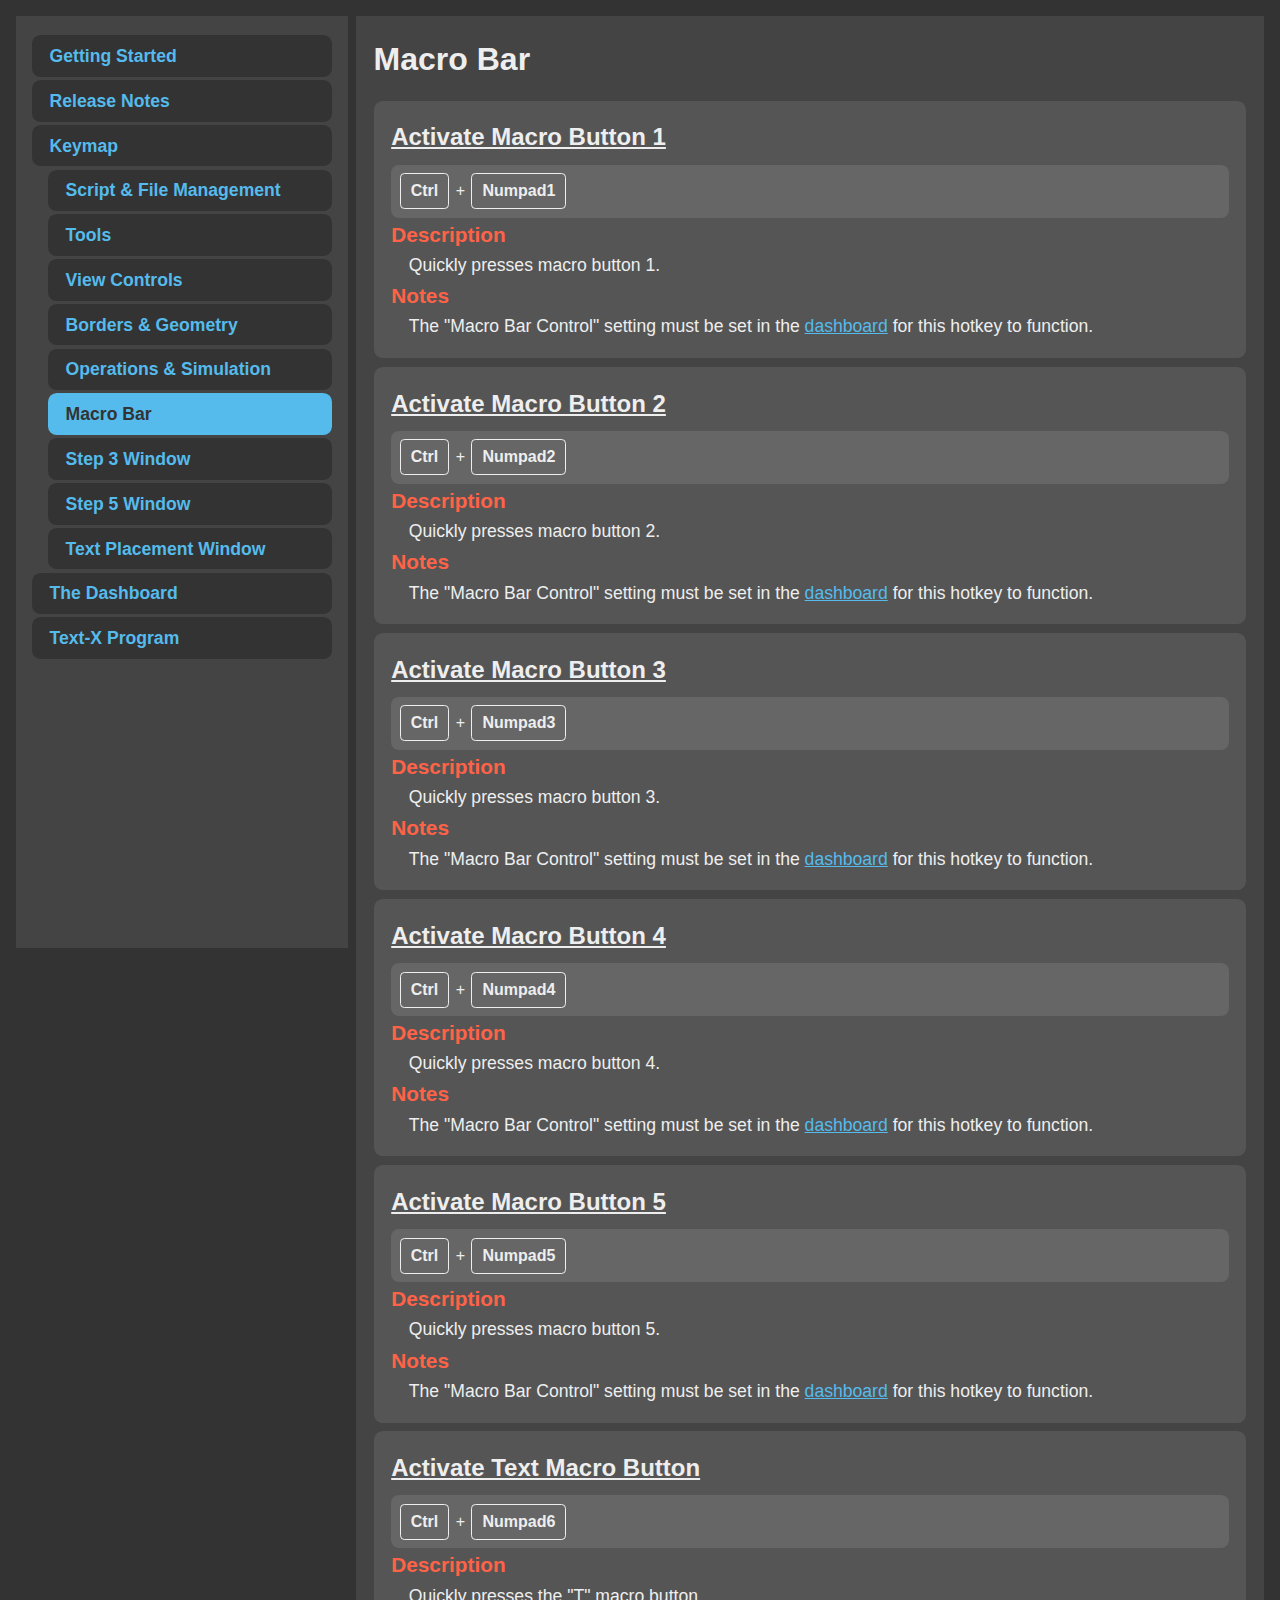
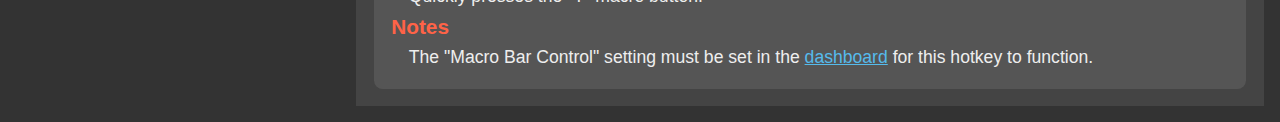
<file: resources/macro_bar.html>
<!DOCTYPE html>
<html lang="en">
<head>
    <meta charset="UTF-8">
    <meta name="viewport" content="width=device-width, initial-scale=1.0">
    <title>Tru-AHK Help</title>
    <link rel="stylesheet" href="style.css">
    <script src="script.js"></script>
</head>
<body>
    <div id="side-nav">
        <ul>
            <li><a href="index.html">Getting Started</a></li>
            <li><a href="changelog.html">Release Notes</a></li>
            <li><a href="keymap.html">Keymap</a></li>
            <ul>
                <li><a href="script_and_file_management.html">Script & File Management</a></li>
                <li><a href="tools.html">Tools</a></li>
                <li><a href="views.html">View Controls</a></li>
                <li><a href="borders_and_geometry.html">Borders & Geometry</a></li>
                <li><a href="operations_and_simulation.html">Operations & Simulation</a></li>
                <li><a href="macro_bar.html" class="active">Macro Bar</a></li>
                <li><a href="step_3_window.html">Step 3 Window</a></li>
                <li><a href="step_5_window.html">Step 5 Window</a></li>
                <li><a href="text_placement_window.html">Text Placement Window</a></li>
            </ul>
            <li><a href="dashboard.html">The Dashboard</a></li>
            <li><a href="text-x.html">Text-X Program</a></li>
        </ul>
    </div>

    <main>
        <h1>Macro Bar</h1>

        <div class="hotkey-entry">
            <h2>Activate Macro Button 1</h2>
             <div class="hotkey-list">
                 <ul>
                     <li>
                         <span class="key">Ctrl</span> +
                         <span class="key">Numpad1</span>
                     </li>
                 </ul>
             </div>
             <h3 class="highlight">Description</h3>
             <p>Quickly presses macro button 1.</p>
             <h3 class="highlight">Notes</h3>
             <p>The "Macro Bar Control" setting must be set in the <a href="dashboard.html">dashboard</a> for this hotkey to function.</p>
        </div>
        <div class="hotkey-entry">
            <h2>Activate Macro Button 2</h2>
             <div class="hotkey-list">
                 <ul>
                     <li>
                         <span class="key">Ctrl</span> +
                         <span class="key">Numpad2</span>
                     </li>
                 </ul>
             </div>
             <h3 class="highlight">Description</h3>
             <p>Quickly presses macro button 2.</p>
             <h3 class="highlight">Notes</h3>
             <p>The "Macro Bar Control" setting must be set in the <a href="dashboard.html">dashboard</a> for this hotkey to function.</p>
        </div>
        <div class="hotkey-entry">
            <h2>Activate Macro Button 3</h2>
             <div class="hotkey-list">
                 <ul>
                     <li>
                         <span class="key">Ctrl</span> +
                         <span class="key">Numpad3</span>
                     </li>
                 </ul>
             </div>
             <h3 class="highlight">Description</h3>
             <p>Quickly presses macro button 3.</p>
             <h3 class="highlight">Notes</h3>
             <p>The "Macro Bar Control" setting must be set in the <a href="dashboard.html">dashboard</a> for this hotkey to function.</p>
        </div>
        <div class="hotkey-entry">
            <h2>Activate Macro Button 4</h2>
             <div class="hotkey-list">
                 <ul>
                     <li>
                         <span class="key">Ctrl</span> +
                         <span class="key">Numpad4</span>
                     </li>
                 </ul>
             </div>
             <h3 class="highlight">Description</h3>
             <p>Quickly presses macro button 4.</p>
             <h3 class="highlight">Notes</h3>
             <p>The "Macro Bar Control" setting must be set in the <a href="dashboard.html">dashboard</a> for this hotkey to function.</p>
        </div>
        <div class="hotkey-entry">
            <h2>Activate Macro Button 5</h2>
             <div class="hotkey-list">
                 <ul>
                     <li>
                         <span class="key">Ctrl</span> +
                         <span class="key">Numpad5</span>
                     </li>
                 </ul>
             </div>
             <h3 class="highlight">Description</h3>
             <p>Quickly presses macro button 5.</p>
             <h3 class="highlight">Notes</h3>
             <p>The "Macro Bar Control" setting must be set in the <a href="dashboard.html">dashboard</a> for this hotkey to function.</p>
        </div>
        <div class="hotkey-entry">
            <h2>Activate Text Macro Button</h2>
             <div class="hotkey-list">
                 <ul>
                     <li>
                         <span class="key">Ctrl</span> +
                         <span class="key">Numpad6</span>
                     </li>
                 </ul>
             </div>
             <h3 class="highlight">Description</h3>
             <p>Quickly presses the "T" macro button.</p>
             <h3 class="highlight">Notes</h3>
             <p>The "Macro Bar Control" setting must be set in the <a href="dashboard.html">dashboard</a> for this hotkey to function.</p>
        </div>
    </main>
</body>
</html>
</file>
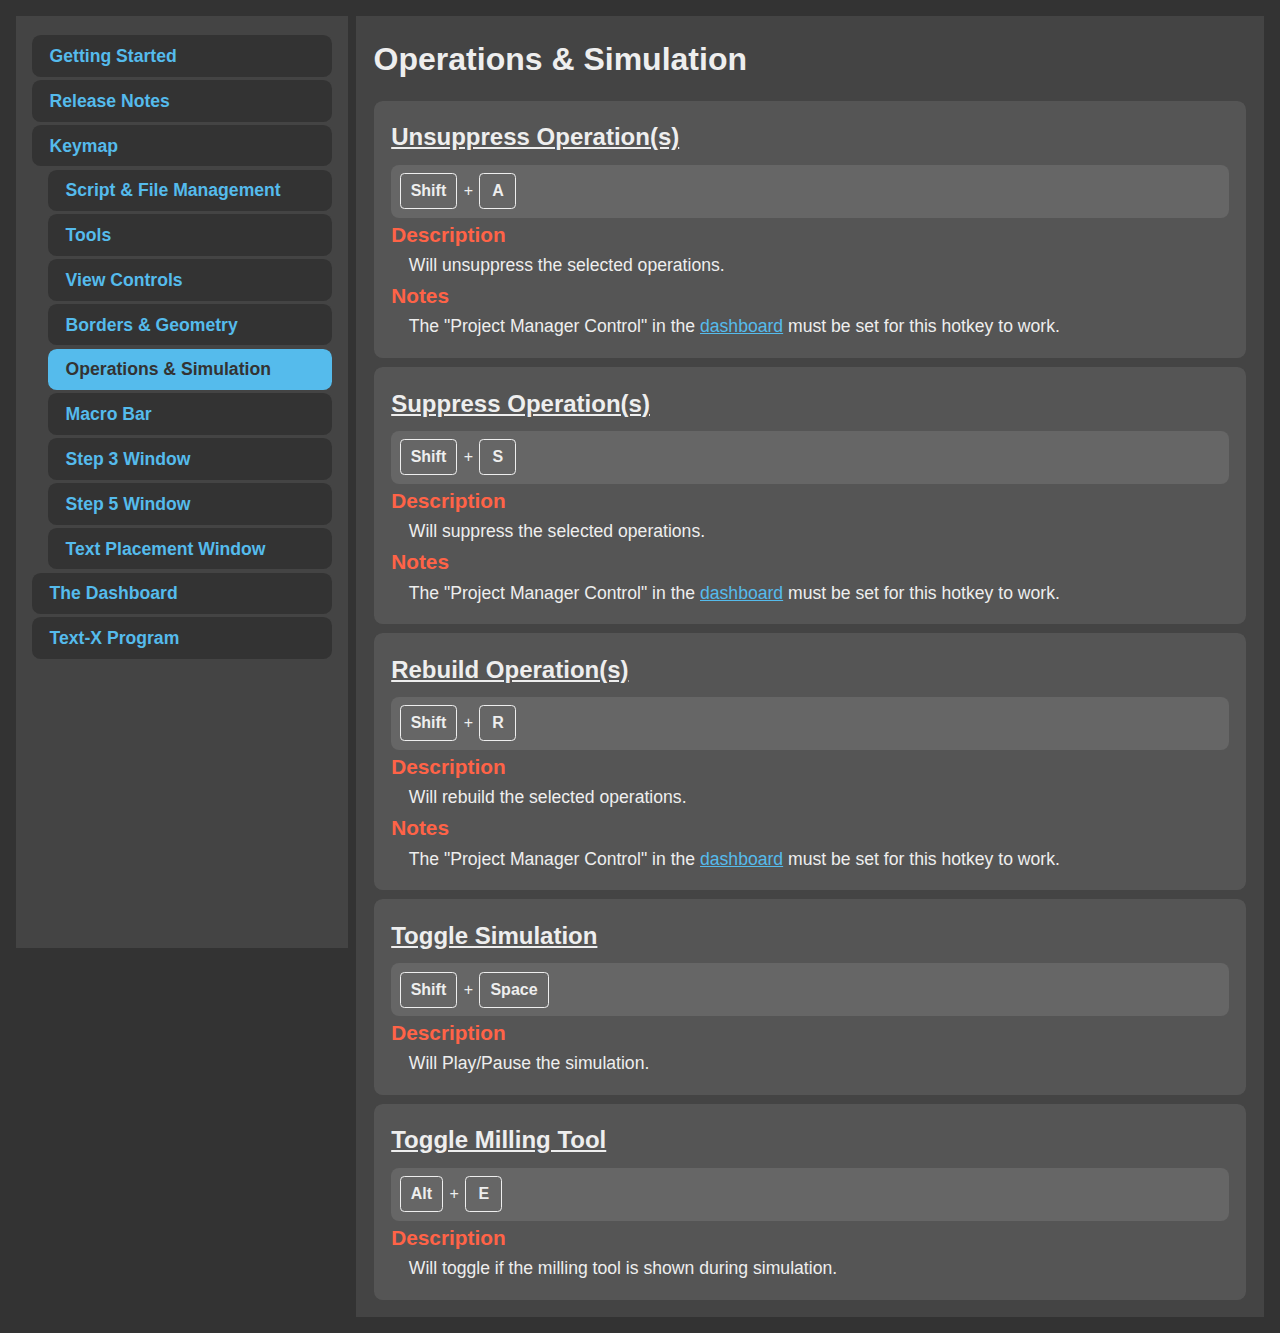
<file: resources/operations_and_simulation.html>
<!DOCTYPE html>
<html lang="en">
<head>
    <meta charset="UTF-8">
    <meta name="viewport" content="width=device-width, initial-scale=1.0">
    <title>Tru-AHK Help</title>
    <link rel="stylesheet" href="style.css">
    <script src="script.js"></script>
</head>
<body>
    <div id="side-nav">
        <ul>
            <li><a href="index.html">Getting Started</a></li>
            <li><a href="changelog.html">Release Notes</a></li>
            <li><a href="keymap.html">Keymap</a></li>
            <ul>
                <li><a href="script_and_file_management.html">Script & File Management</a></li>
                <li><a href="tools.html">Tools</a></li>
                <li><a href="views.html">View Controls</a></li>
                <li><a href="borders_and_geometry.html">Borders & Geometry</a></li>
                <li><a href="operations_and_simulation.html" class="active">Operations & Simulation</a></li>
                <li><a href="macro_bar.html">Macro Bar</a></li>
                <li><a href="step_3_window.html">Step 3 Window</a></li>
                <li><a href="step_5_window.html">Step 5 Window</a></li>
                <li><a href="text_placement_window.html">Text Placement Window</a></li>
            </ul>
            <li><a href="dashboard.html">The Dashboard</a></li>
            <li><a href="text-x.html">Text-X Program</a></li>
        </ul>
    </div>

    <main>
        <h1>Operations & Simulation</h1>

        <div class="hotkey-entry">
            <h2>Unsuppress Operation(s)</h2>
             <div class="hotkey-list">
                 <ul>
                     <li>
                         <span class="key">Shift</span> +
                         <span class="key">A</span>
                     </li>
                 </ul>
             </div>
             <h3 class="highlight">Description</h3>
             <p>Will unsuppress the selected operations.</p>
             <h3 class="highlight">Notes</h3>
             <p>The "Project Manager Control" in the <a href="dashboard.html">dashboard</a> must be set for this hotkey to work.</p>
        </div>
        <div class="hotkey-entry">
            <h2>Suppress Operation(s)</h2>
             <div class="hotkey-list">
                 <ul>
                     <li>
                         <span class="key">Shift</span> +
                         <span class="key">S</span>
                     </li>
                 </ul>
             </div>
             <h3 class="highlight">Description</h3>
             <p>Will suppress the selected operations.</p>
             <h3 class="highlight">Notes</h3>
             <p>The "Project Manager Control" in the <a href="dashboard.html">dashboard</a> must be set for this hotkey to work.</p>
        </div>
        <div class="hotkey-entry">
            <h2>Rebuild Operation(s)</h2>
             <div class="hotkey-list">
                 <ul>
                     <li>
                         <span class="key">Shift</span> +
                         <span class="key">R</span>
                     </li>
                 </ul>
             </div>
             <h3 class="highlight">Description</h3>
             <p>Will rebuild the selected operations.</p>
             <h3 class="highlight">Notes</h3>
             <p>The "Project Manager Control" in the <a href="dashboard.html">dashboard</a> must be set for this hotkey to work.</p>
        </div>
        <div class="hotkey-entry">
            <h2>Toggle Simulation</h2>
             <div class="hotkey-list">
                 <ul>
                     <li>
                         <span class="key">Shift</span> +
                         <span class="key">Space</span>
                     </li>
                 </ul>
             </div>
             <h3 class="highlight">Description</h3>
             <p>Will Play/Pause the simulation.</p>
        </div>
        <div class="hotkey-entry">
            <h2>Toggle Milling Tool</h2>
             <div class="hotkey-list">
                 <ul>
                     <li>
                         <span class="key">Alt</span> +
                         <span class="key">E</span>
                     </li>
                 </ul>
             </div>
             <h3 class="highlight">Description</h3>
             <p>Will toggle if the milling tool is shown during simulation.</p>
        </div>
    </main>
</body>
</html>
</file>
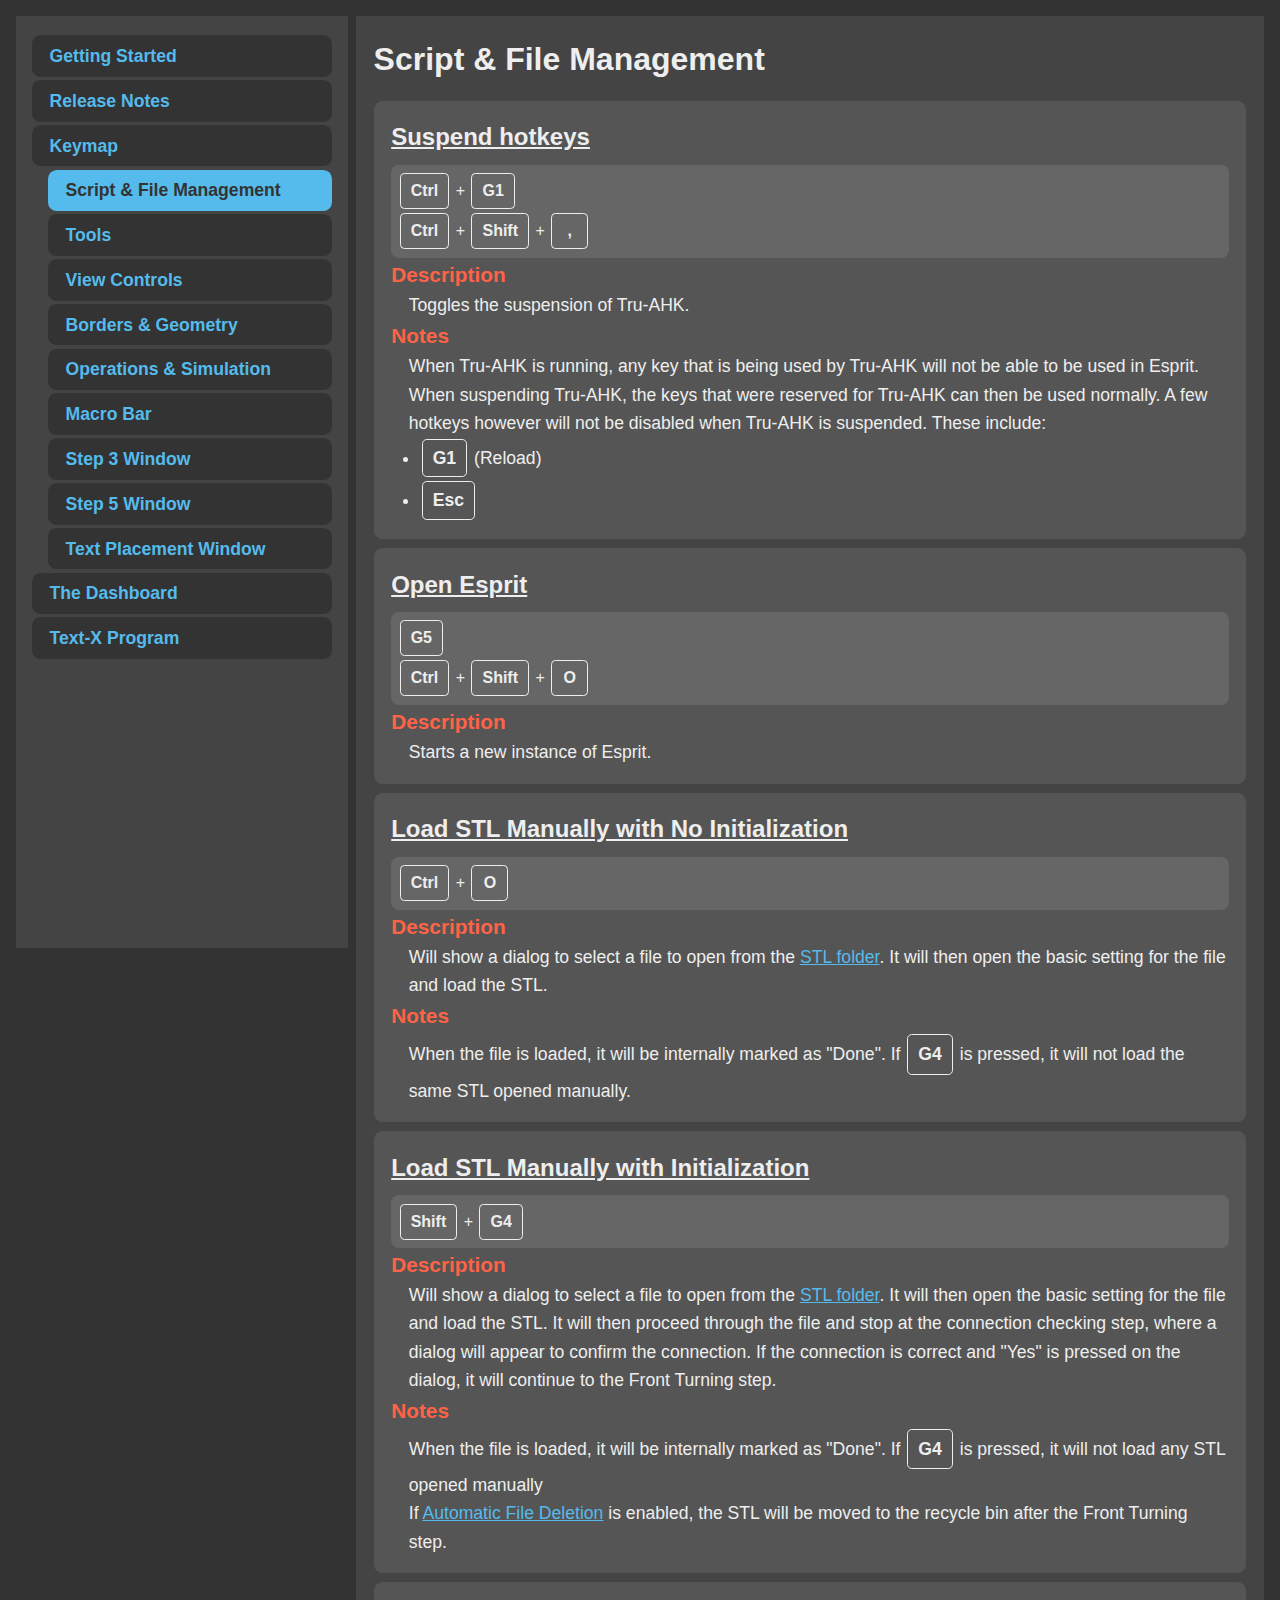
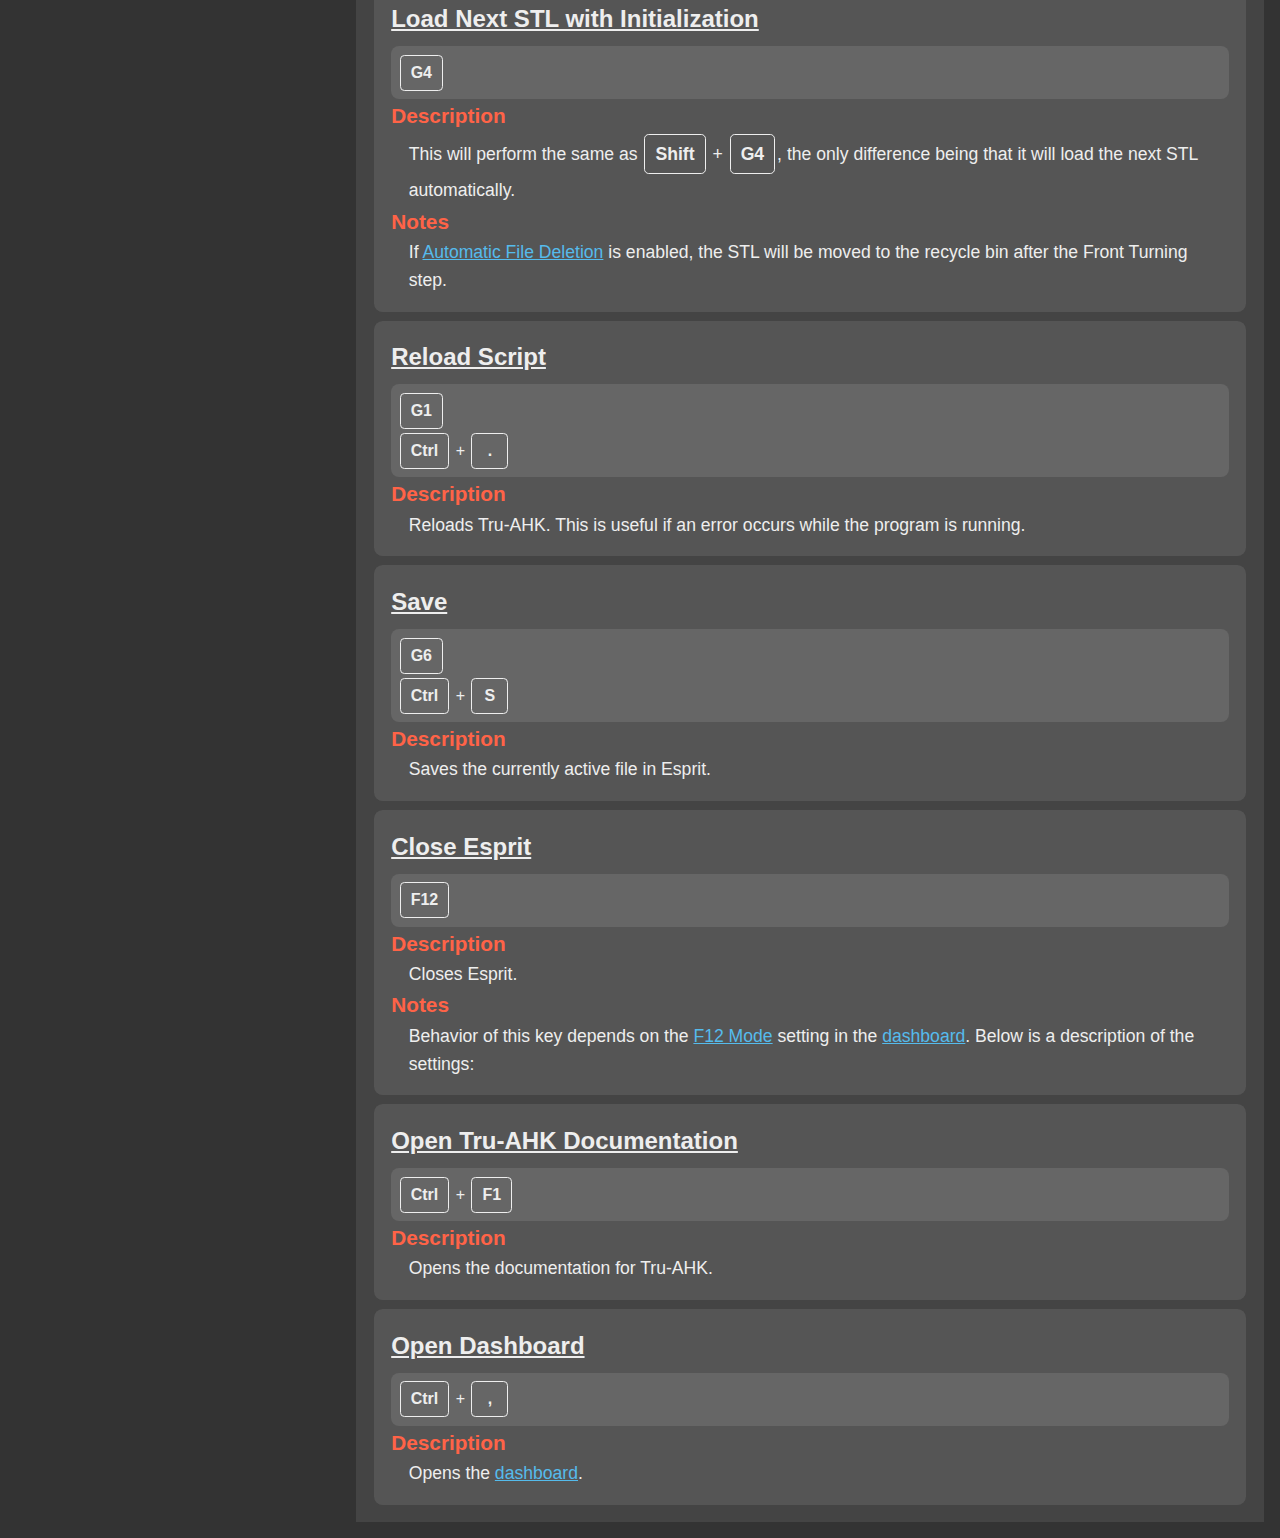
<file: resources/script_and_file_management.html>
<!DOCTYPE html>
<html lang="en">
<head>
    <meta charset="UTF-8">
    <meta name="viewport" content="width=device-width, initial-scale=1.0">
    <title>Tru-AHK Help</title>
    <link rel="stylesheet" href="style.css">
    <script src="script.js"></script>
</head>
<body>
    <div id="side-nav">
        <ul>
            <li><a href="index.html">Getting Started</a></li>
            <li><a href="changelog.html">Release Notes</a></li>
            <li><a href="keymap.html">Keymap</a></li>
            <ul>
                <li><a href="script_and_file_management.html" class="active">Script & File Management</a></li>
                <li><a href="tools.html">Tools</a></li>
                <li><a href="views.html">View Controls</a></li>
                <li><a href="borders_and_geometry.html">Borders & Geometry</a></li>
                <li><a href="operations_and_simulation.html">Operations & Simulation</a></li>
                <li><a href="macro_bar.html">Macro Bar</a></li>
                <li><a href="step_3_window.html">Step 3 Window</a></li>
                <li><a href="step_5_window.html">Step 5 Window</a></li>
                <li><a href="text_placement_window.html">Text Placement Window</a></li>
            </ul>
            <li><a href="dashboard.html">The Dashboard</a></li>
            <li><a href="text-x.html">Text-X Program</a></li>
        </ul>
    </div>

    <main>
        <h1>Script & File Management</h1>

        <div class="hotkey-entry">
            <h2>Suspend hotkeys</h2>
            <div class="hotkey-list">
                <ul>
                    <li>
                        <span class="key">Ctrl</span> + 
                        <span class="key">G1</span>
                    </li>
                    <li>
                        <span class="key">Ctrl</span> + 
                        <span class="key">Shift</span> +
                        <span class="key">,</span>
                    </li>
                </ul>
            </div>

            <h3 class="highlight">Description</h3>
            <p>Toggles the suspension of Tru-AHK.</p>
           
            <h3 class="highlight">Notes</h3>
            <p>When Tru-AHK is running, any key that is being used by Tru-AHK will not be able to be used in Esprit. When suspending Tru-AHK, the keys that were reserved for Tru-AHK can then be used normally. A few hotkeys however will not be disabled when Tru-AHK is suspended. These include:</p>
            <ul>
                <li>
                    <span class="key">G1</span> (Reload)
                </li>
                <li>
                    <span class="key">Esc</span>
                </li>
            </ul>
        </div>

        <div class="hotkey-entry">
            <h2>Open Esprit</h2>
            <div class="hotkey-list">
                <ul>
                    <li>
                        <span class="key">G5</span>
                    </li>
                    <li>
                        <span class="key">Ctrl</span> + 
                        <span class="key">Shift</span> +
                        <span class="key">O</span>
                    </li>
                </ul>
            </div>
            <h3 class="highlight">Description</h3>
            <p>Starts a new instance of Esprit.</p>
        </div>

        <div class="hotkey-entry">
            <h2>Load STL Manually with No Initialization</h2>
            <div class="hotkey-list">
                <ul>
                    <li>
                        <span class="key">Ctrl</span> + 
                        <span class="key">O</span>
                    </li>
                </ul>
            </div>
            <h3 class="highlight">Description</h3>
            <p>Will show a dialog to select a file to open from the <a href="dashboard.html#locations-section">STL folder</a>. It will then open the basic setting for the file and load the STL.</p>
            <h3 class="highlight">Notes</h3>
            <p>When the file is loaded, it will be internally marked as "Done". If <span class="key">G4</span> is pressed, it will not load the same STL opened manually.</p>
        </div>

        <div class="hotkey-entry">
            <h2>Load STL Manually with Initialization</h2>
            <div class="hotkey-list">
                <ul>
                    <li>
                        <span class="key">Shift</span> + 
                        <span class="key">G4</span>
                    </li>
                </ul>
            </div>
            <h3 class="highlight">Description</h3>
            <p>Will show a dialog to select a file to open from the <a href="dashboard.html#locations-section">STL folder</a>. It will then open the basic setting for the file and load the STL. It will then proceed through the file and stop at the connection checking step, where a dialog will appear to confirm the connection. If the connection is correct and "Yes" is pressed on the dialog, it will continue to the Front Turning step.</p> 
            <h3 class="highlight">Notes</h3>
            <p>When the file is loaded, it will be internally marked as "Done". If <span class="key">G4</span> is pressed, it will not load any STL opened manually</p>
            <p>If <a href="dashboard.html#settings-section">Automatic File Deletion</a> is enabled, the STL will be moved to the recycle bin after the Front Turning step.</p>
        </div>

        <div class="hotkey-entry">
           <h2>Load Next STL with Initialization </h2>
            <div class="hotkey-list">
                <ul>
                    <li>
                        <span class="key">G4</span>
                    </li>
                </ul>
            </div>
            <h3 class="highlight">Description</h3>
            <p>This will perform the same as <span class="key">Shift</span> + <span class="key">G4</span>, the only difference being that it will load the next STL automatically.
            <h3 class="highlight">Notes</h3>
            <p>If <a href="dashboard.html#settings-section">Automatic File Deletion</a> is enabled, the STL will be moved to the recycle bin after the Front Turning step.</p>
        </div>

        <div class="hotkey-entry">
            <h2>Reload Script</h2>
             <div class="hotkey-list">
                 <ul>
                     <li>
                         <span class="key">G1</span>
                     </li>
                     <li>
                        <span class="key">Ctrl</span> + 
                        <span class="key">.</span>
                    </li>
                 </ul>
             </div>
             <h3 class="highlight">Description</h3>
             <p>Reloads Tru-AHK. This is useful if an error occurs while the program is running.</p>
         </div>

         <div class="hotkey-entry">
            <h2>Save</h2>
             <div class="hotkey-list">
                 <ul>
                     <li>
                         <span class="key">G6</span>
                     </li>
                     <li>
                        <span class="key">Ctrl</span> + 
                        <span class="key">S</span>
                    </li>
                 </ul>
             </div>
             <h3 class="highlight">Description</h3>
             <p>Saves the currently active file in Esprit.</p>
         </div>

         <div class="hotkey-entry">
            <h2>Close Esprit</h2>
             <div class="hotkey-list">
                 <ul>
                     <li>
                         <span class="key">F12</span>
                     </li>
                 </ul>
             </div>
             <h3 class="highlight">Description</h3>
             <p>Closes Esprit.</p>
             <h3 class="highlight">Notes</h3>
             <p>Behavior of this key depends on the <a href="dashboard.html#settings-section">F12 Mode</a> setting in the <a href="dashboard.html">dashboard</a>. Below is a description of the settings:</p>
         </div>

         <div class="hotkey-entry">
            <h2>Open Tru-AHK Documentation</h2>
             <div class="hotkey-list">
                 <ul>
                     <li>
                         <span class="key">Ctrl</span> + 
                         <span class="key">F1</span>
                     </li>
                 </ul>
             </div>
             <h3 class="highlight">Description</h3>
             <p>Opens the documentation for Tru-AHK.</p>
         </div>

         <div class="hotkey-entry">
            <h2>Open Dashboard</h2>
             <div class="hotkey-list">
                 <ul>
                     <li>
                         <span class="key">Ctrl</span> + 
                         <span class="key">,</span>
                     </li>
                 </ul>
             </div>
             <h3 class="highlight">Description</h3>
             <p>Opens the <a href="dashboard.html">dashboard</a>.</p>
         </div>
    </main>
</body>
</html>
</file>
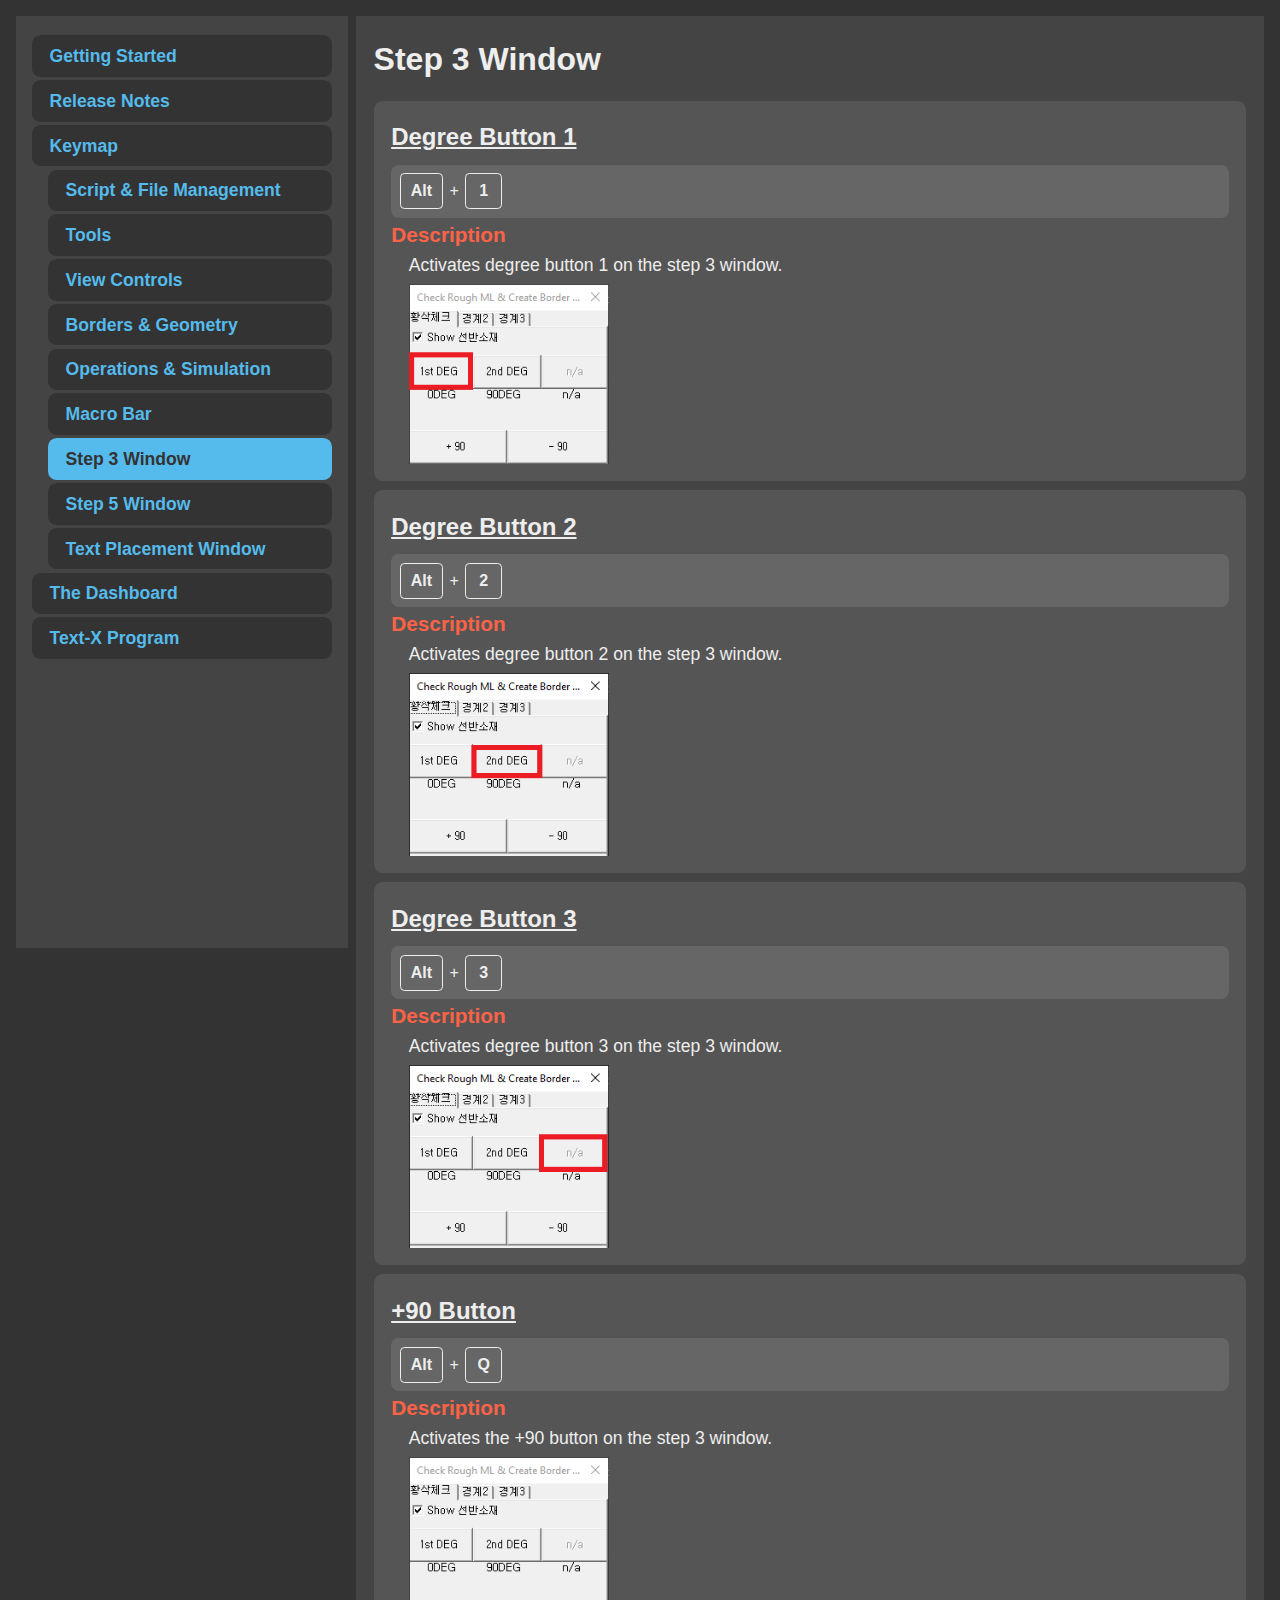
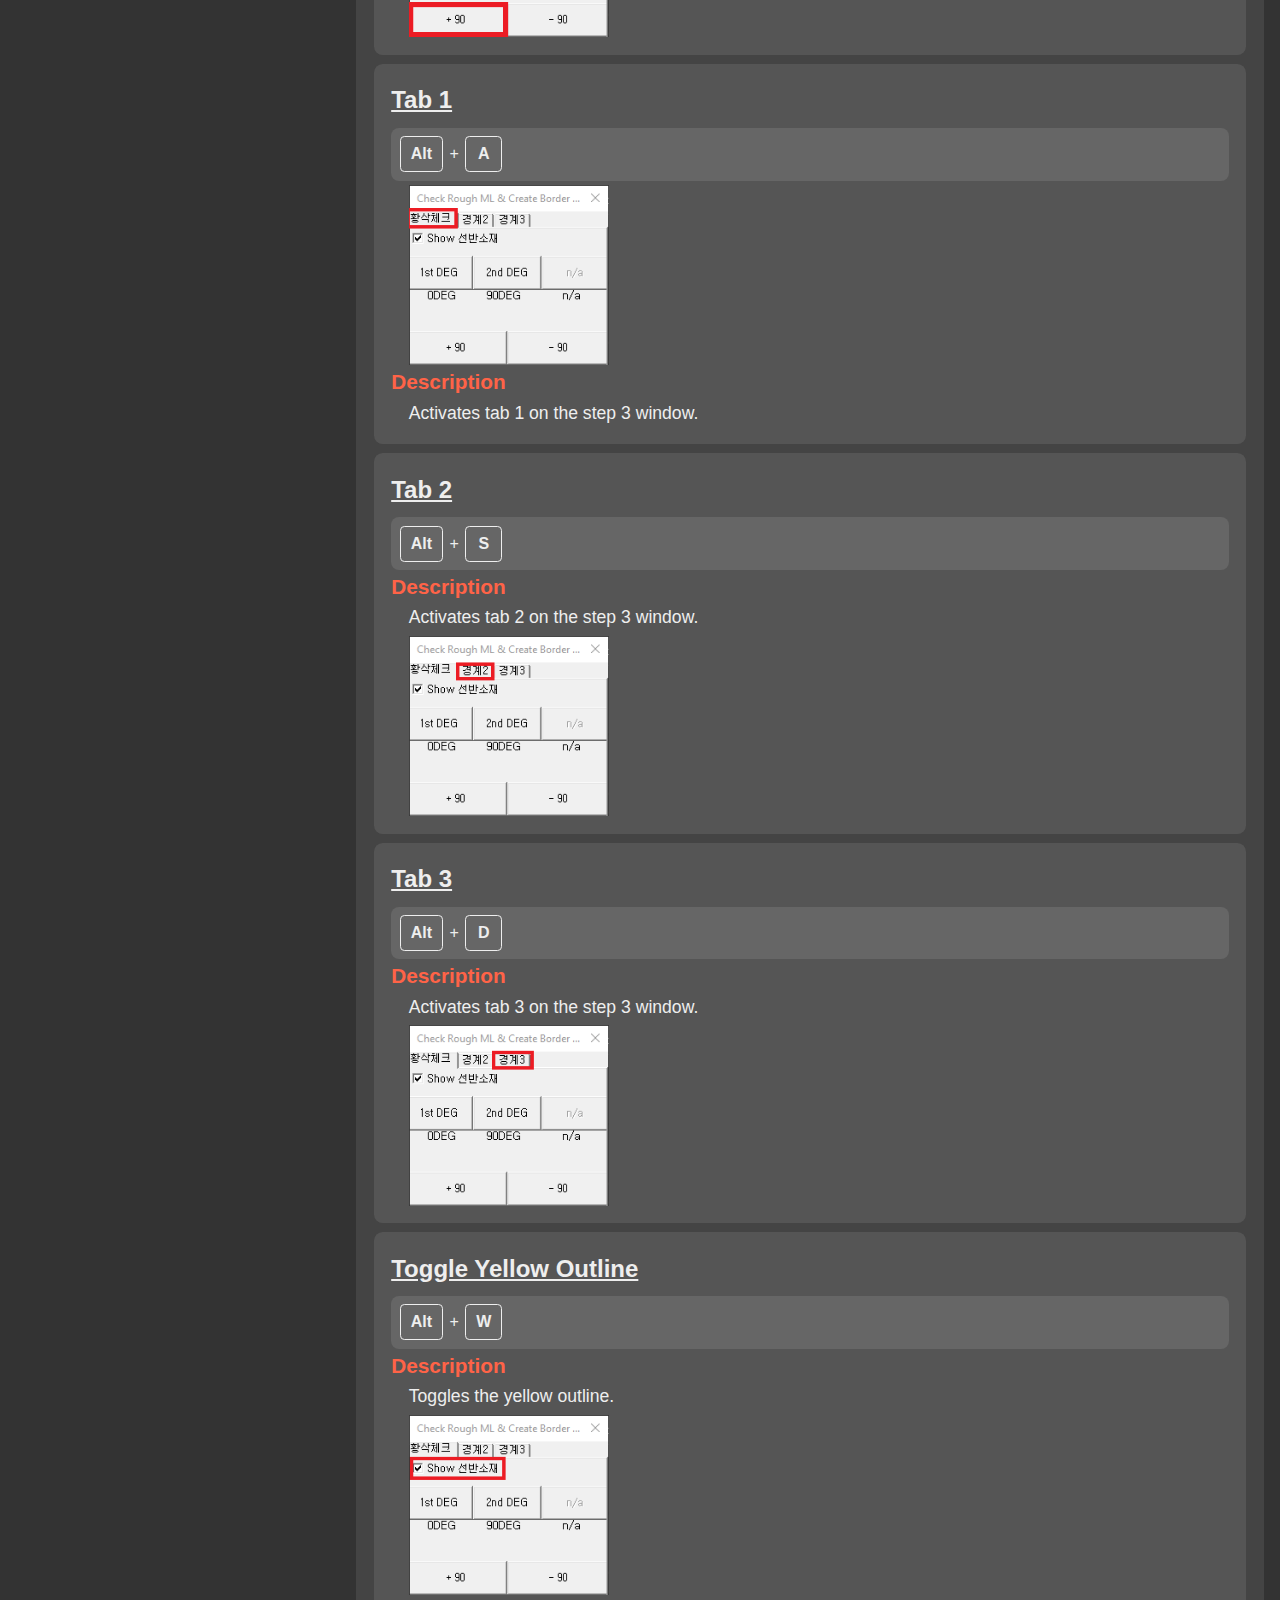
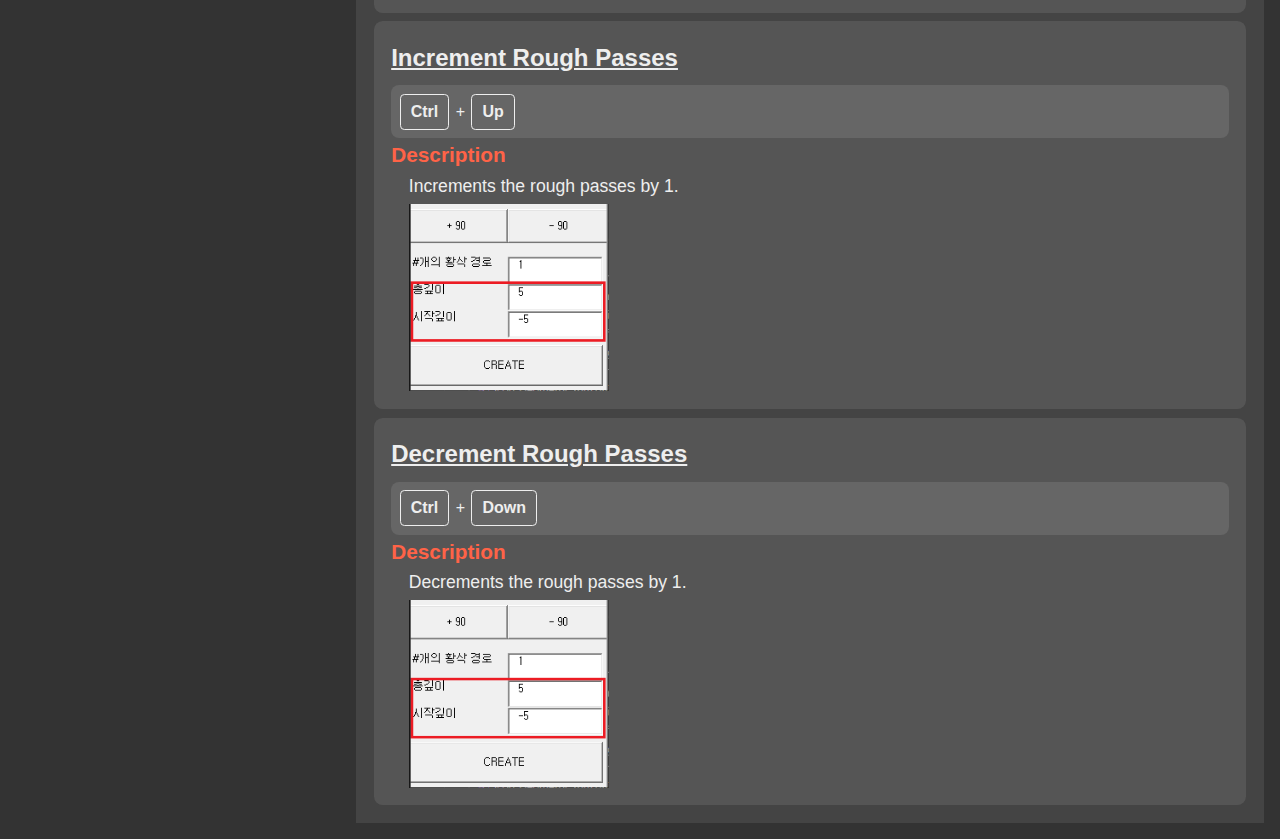
<file: resources/step_3_window.html>
<!DOCTYPE html>
<html lang="en">
<head>
    <meta charset="UTF-8">
    <meta name="viewport" content="width=device-width, initial-scale=1.0">
    <title>Tru-AHK Help</title>
    <link rel="stylesheet" href="style.css">
    <script src="script.js"></script>
</head>
<body>
    <div id="side-nav">
        <ul>
            <li><a href="index.html">Getting Started</a></li>
            <li><a href="changelog.html">Release Notes</a></li>
            <li><a href="keymap.html">Keymap</a></li>
            <ul>
                <li><a href="script_and_file_management.html">Script & File Management</a></li>
                <li><a href="tools.html">Tools</a></li>
                <li><a href="views.html">View Controls</a></li>
                <li><a href="borders_and_geometry.html">Borders & Geometry</a></li>
                <li><a href="operations_and_simulation.html">Operations & Simulation</a></li>
                <li><a href="macro_bar.html">Macro Bar</a></li>
                <li><a href="step_3_window.html" class="active">Step 3 Window</a></li>
                <li><a href="step_5_window.html">Step 5 Window</a></li>
                <li><a href="text_placement_window.html">Text Placement Window</a></li>
            </ul>
            <li><a href="dashboard.html">The Dashboard</a></li>
            <li><a href="text-x.html">Text-X Program</a></li>
        </ul>
    </div>

    <main>
        <h1>Step 3 Window</h1>
        <div class="hotkey-entry">
            <h2>Degree Button 1</h2>
             <div class="hotkey-list">
                 <ul>
                     <li>
                         <span class="key">Alt</span> +
                         <span class="key">1</span>
                     </li>
                 </ul>
             </div>
             <h3 class="highlight">Description</h3>
             <p>Activates degree button 1 on the step 3 window.</p>
             <img src="images/step_3_window/step_3_degree_button_1.png" alt="">
        </div>
        <div class="hotkey-entry">
            <h2>Degree Button 2</h2>
             <div class="hotkey-list">
                 <ul>
                     <li>
                         <span class="key">Alt</span> +
                         <span class="key">2</span>
                     </li>
                 </ul>
             </div>
             <h3 class="highlight">Description</h3>
             <p>Activates degree button 2 on the step 3 window.</p>
             <img src="images/step_3_window/step_3_degree_button_2.png" alt="">
        </div>
        <div class="hotkey-entry">
            <h2>Degree Button 3</h2>
             <div class="hotkey-list">
                 <ul>
                     <li>
                         <span class="key">Alt</span> +
                         <span class="key">3</span>
                     </li>
                 </ul>
             </div>
             <h3 class="highlight">Description</h3>
             <p>Activates degree button 3 on the step 3 window.</p>
             <img src="images/step_3_window/step_3_degree_button_3.png" alt="">
        </div>
        <div class="hotkey-entry">
            <h2>+90 Button</h2>
             <div class="hotkey-list">
                 <ul>
                     <li>
                         <span class="key">Alt</span> +
                         <span class="key">Q</span>
                     </li>
                 </ul>
             </div>
             <h3 class="highlight">Description</h3>
             <p>Activates the +90 button on the step 3 window.</p>
             <img src="images/step_3_window/step_3_degree_button_plus_90.png" alt="">
        </div>
        <div class="hotkey-entry">
            <h2>Tab 1</h2>
             <div class="hotkey-list">
                 <ul>
                     <li>
                         <span class="key">Alt</span> +
                         <span class="key">A</span>
                     </li>
                 </ul>
             </div>
             <img src="images/step_3_window/step_3_tab_1.png" alt="">
             <h3 class="highlight">Description</h3>
             <p>Activates tab 1 on the step 3 window.</p>
        </div>
        <div class="hotkey-entry">
            <h2>Tab 2</h2>
             <div class="hotkey-list">
                 <ul>
                     <li>
                         <span class="key">Alt</span> +
                         <span class="key">S</span>
                     </li>
                 </ul>
             </div>
             <h3 class="highlight">Description</h3>
             <p>Activates tab 2 on the step 3 window.</p>
             <img src="images/step_3_window/step_3_tab_2.png" alt="">
        </div>
        <div class="hotkey-entry">
            <h2>Tab 3</h2>
             <div class="hotkey-list">
                 <ul>
                     <li>
                         <span class="key">Alt</span> +
                         <span class="key">D</span>
                     </li>
                 </ul>
             </div>
             <h3 class="highlight">Description</h3>
             <p>Activates tab 3 on the step 3 window.</p>
             <img src="images/step_3_window/step_3_tab_3.png" alt="">
        </div>
        <div class="hotkey-entry">
            <h2>Toggle Yellow Outline</h2>
             <div class="hotkey-list">
                 <ul>
                     <li>
                         <span class="key">Alt</span> +
                         <span class="key">W</span>
                     </li>
                 </ul>
             </div>
             <h3 class="highlight">Description</h3>
             <p>Toggles the yellow outline.</p>
             <img src="images/step_3_window/step_3_toggle_yellow_outline.png" alt="">
        </div>
        <div class="hotkey-entry">
            <h2>Increment Rough Passes</h2>
             <div class="hotkey-list">
                 <ul>
                     <li>
                         <span class="key">Ctrl</span> +
                         <span class="key">Up</span>
                     </li>
                 </ul>
             </div>
             <h3 class="highlight">Description</h3>
             <p>Increments the rough passes by 1.</p>
             <img src="images/step_3_window/step_3_degree_rough_passes.png" alt="">
        </div>
        <div class="hotkey-entry">
            <h2>Decrement Rough Passes</h2>
             <div class="hotkey-list">
                 <ul>
                     <li>
                         <span class="key">Ctrl</span> +
                         <span class="key">Down</span>
                     </li>
                 </ul>
             </div>
             <h3 class="highlight">Description</h3>
             <p>Decrements the rough passes by 1.</p>
             <img src="images/step_3_window/step_3_degree_rough_passes.png" alt="">
        </div>
    </main>
</body>
</html>
</file>
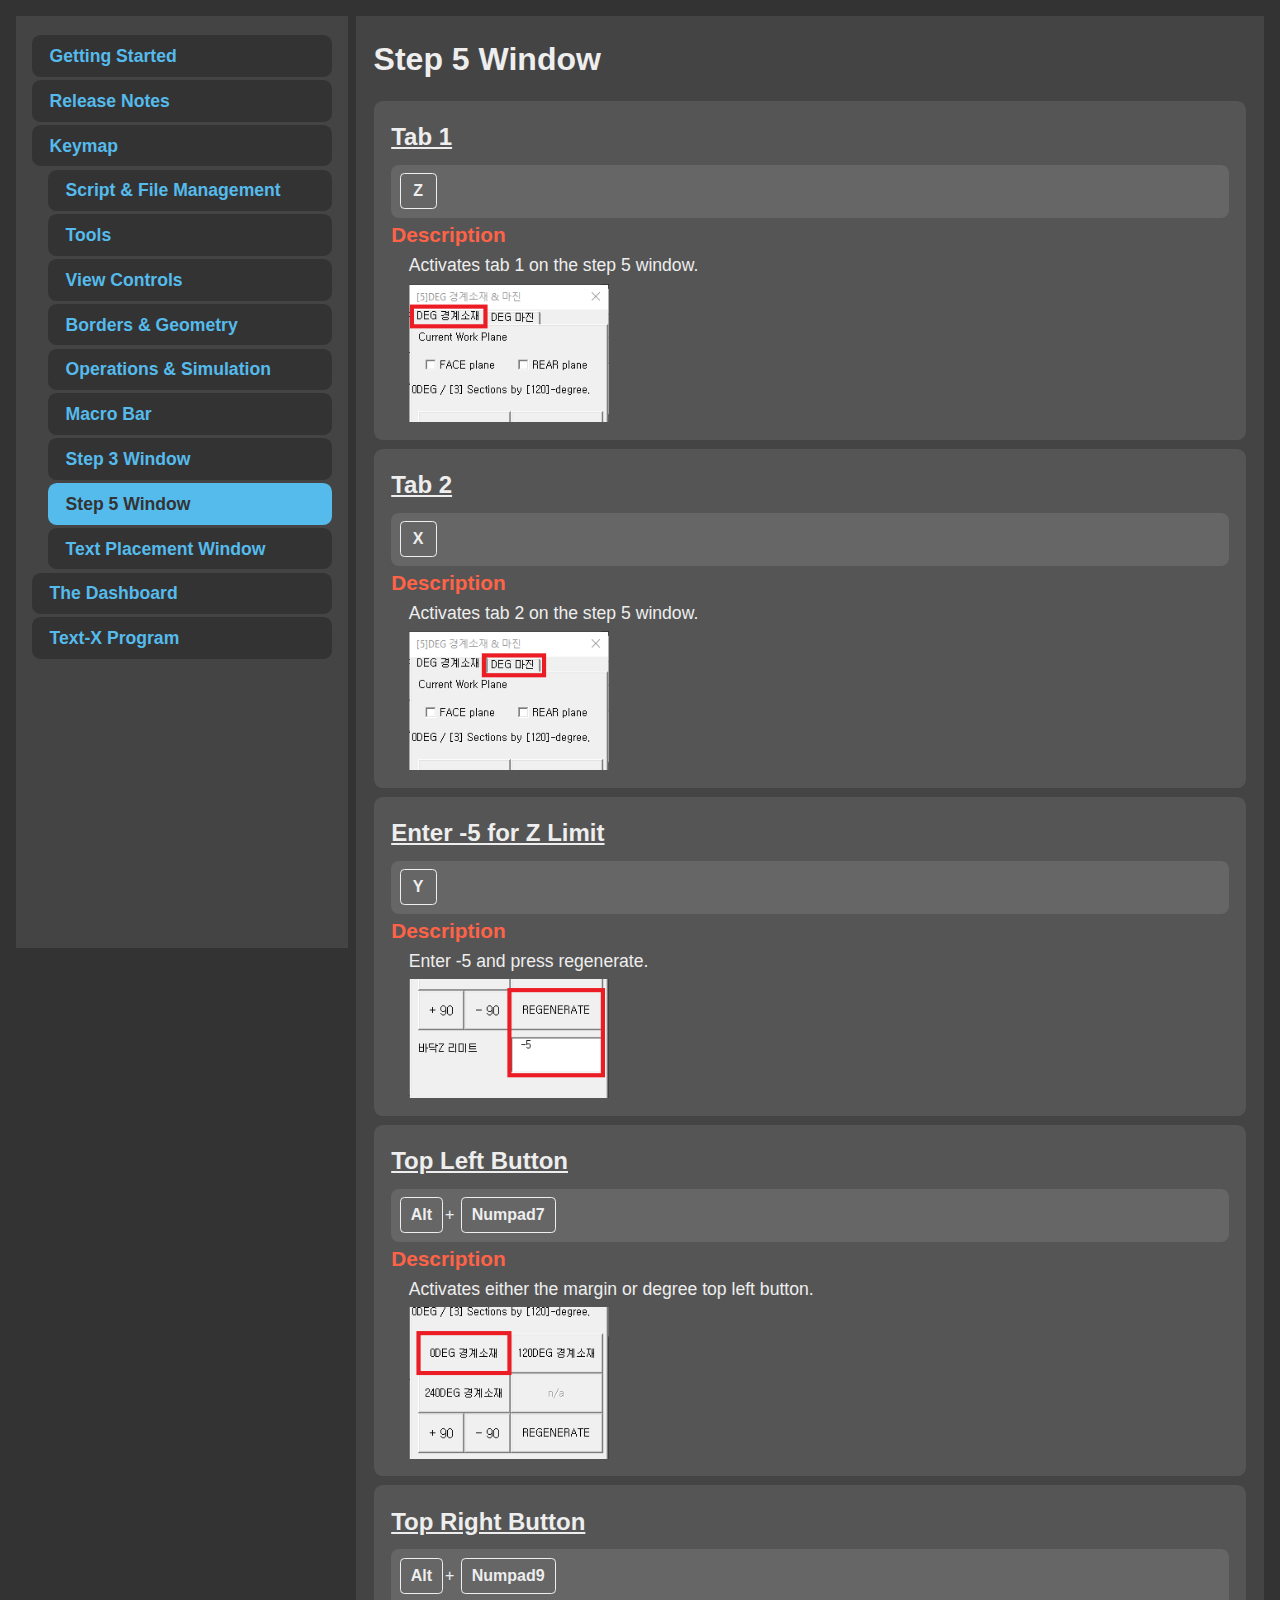
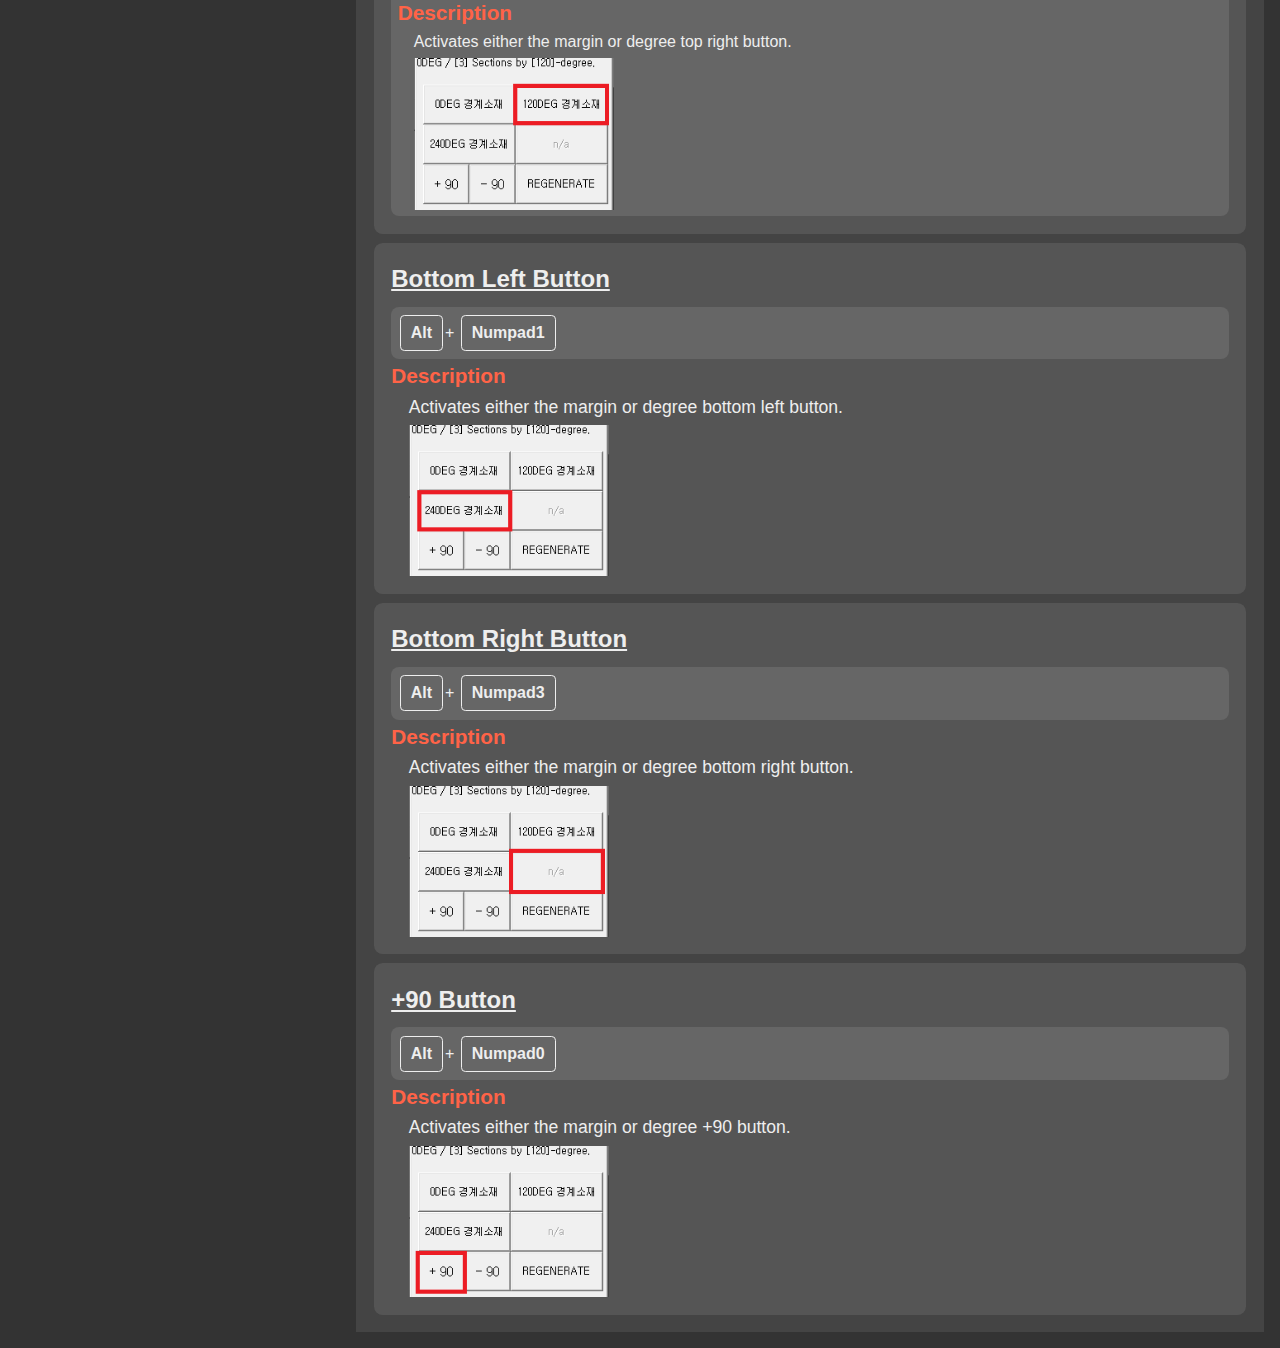
<file: resources/step_5_window.html>
<!DOCTYPE html>
<html lang="en">
<head>
    <meta charset="UTF-8">
    <meta name="viewport" content="width=device-width, initial-scale=1.0">
    <title>Tru-AHK Help</title>
    <link rel="stylesheet" href="style.css">
    <script src="script.js"></script>
</head>
<body>
    <div id="side-nav">
        <ul>
            <li><a href="index.html">Getting Started</a></li>
            <li><a href="changelog.html">Release Notes</a></li>
            <li><a href="keymap.html">Keymap</a></li>
            <ul>
                <li><a href="script_and_file_management.html">Script & File Management</a></li>
                <li><a href="tools.html">Tools</a></li>
                <li><a href="views.html">View Controls</a></li>
                <li><a href="borders_and_geometry.html">Borders & Geometry</a></li>
                <li><a href="operations_and_simulation.html">Operations & Simulation</a></li>
                <li><a href="macro_bar.html">Macro Bar</a></li>
                <li><a href="step_3_window.html">Step 3 Window</a></li>
                <li><a href="step_5_window.html" class="active">Step 5 Window</a></li>
                <li><a href="text_placement_window.html">Text Placement Window</a></li>
            </ul>
            <li><a href="dashboard.html">The Dashboard</a></li>
            <li><a href="text-x.html">Text-X Program</a></li>
        </ul>
    </div>

    <main>
        <h1>Step 5 Window</h1>

        <div class="hotkey-entry">
            <h2>Tab 1</h2>
             <div class="hotkey-list">
                 <ul>
                     <li>
                         <span class="key">Z</span>
                     </li>
                 </ul>
             </div>
             <h3 class="highlight">Description</h3>
             <p>Activates tab 1 on the step 5 window.</p>
             <img src="images/step_5_window/step_5_window_tab_1.png" alt="">
        </div>
        <div class="hotkey-entry">
            <h2>Tab 2</h2>
             <div class="hotkey-list">
                 <ul>
                     <li>
                         <span class="key">X</span>
                     </li>
                 </ul>
             </div>
             <h3 class="highlight">Description</h3>
             <p>Activates tab 2 on the step 5 window.</p>
             <img src="images/step_5_window/step_5_window_tab_2.png" alt="">
        </div>
        <div class="hotkey-entry">
            <h2>Enter -5 for Z Limit</h2>
             <div class="hotkey-list">
                 <ul>
                     <li>
                         <span class="key">Y</span>
                     </li>
                 </ul>
             </div>
             <h3 class="highlight">Description</h3>
             <p>Enter -5 and press regenerate.</p>
             <img src="images/step_5_window/step_5_window_enter_negative_5.png" alt="">
        </div>
        <div class="hotkey-entry">
            <h2>Top Left Button</h2>
             <div class="hotkey-list">
                 <ul>
                     <li>
                         <span class="key">Alt</span>+
                         <span class="key">Numpad7</span>
                     </li>
                 </ul>
             </div>
             <h3 class="highlight">Description</h3>
             <p>Activates either the margin or degree top left button.</p>
             <img src="images/step_5_window/step_5_window_top_left.png" alt="">
        </div>
        <div class="hotkey-entry">
            <h2>Top Right Button</h2>
             <div class="hotkey-list">
                 <ul>
                     <li>
                         <span class="key">Alt</span>+
                         <span class="key">Numpad9</span>
                     </li>
                 </ul>
                 <h3 class="highlight">Description</h3>
             <p>Activates either the margin or degree top right button.</p>
             <img src="images/step_5_window/step_5_window_top_right.png" alt="">
             </div>
        </div>
        <div class="hotkey-entry">
            <h2>Bottom Left Button</h2>
             <div class="hotkey-list">
                 <ul>
                     <li>
                         <span class="key">Alt</span>+
                         <span class="key">Numpad1</span>
                     </li>
                 </ul>
             </div>
             <h3 class="highlight">Description</h3>
             <p>Activates either the margin or degree bottom left button.</p>
             <img src="images/step_5_window/step_5_window_bottom_left.png" alt="">
        </div>
        <div class="hotkey-entry">
            <h2>Bottom Right Button</h2>
             <div class="hotkey-list">
                 <ul>
                     <li>
                         <span class="key">Alt</span>+
                         <span class="key">Numpad3</span>
                     </li>
                 </ul>
             </div>
             <h3 class="highlight">Description</h3>
             <p>Activates either the margin or degree bottom right button.</p>
             <img src="images/step_5_window/step_5_window_bottom_right.png" alt="">
        </div>
        <div class="hotkey-entry">
            <h2>+90 Button</h2>
             <div class="hotkey-list">
                 <ul>
                     <li>
                         <span class="key">Alt</span>+
                         <span class="key">Numpad0</span>
                     </li>
                 </ul>
             </div>
             <h3 class="highlight">Description</h3>
             <p>Activates either the margin or degree +90 button.</p>
             <img src="images/step_5_window/step_5_window_plus_90.PNG" alt="">
        </div>
    </main>
</body>
</html>
</file>
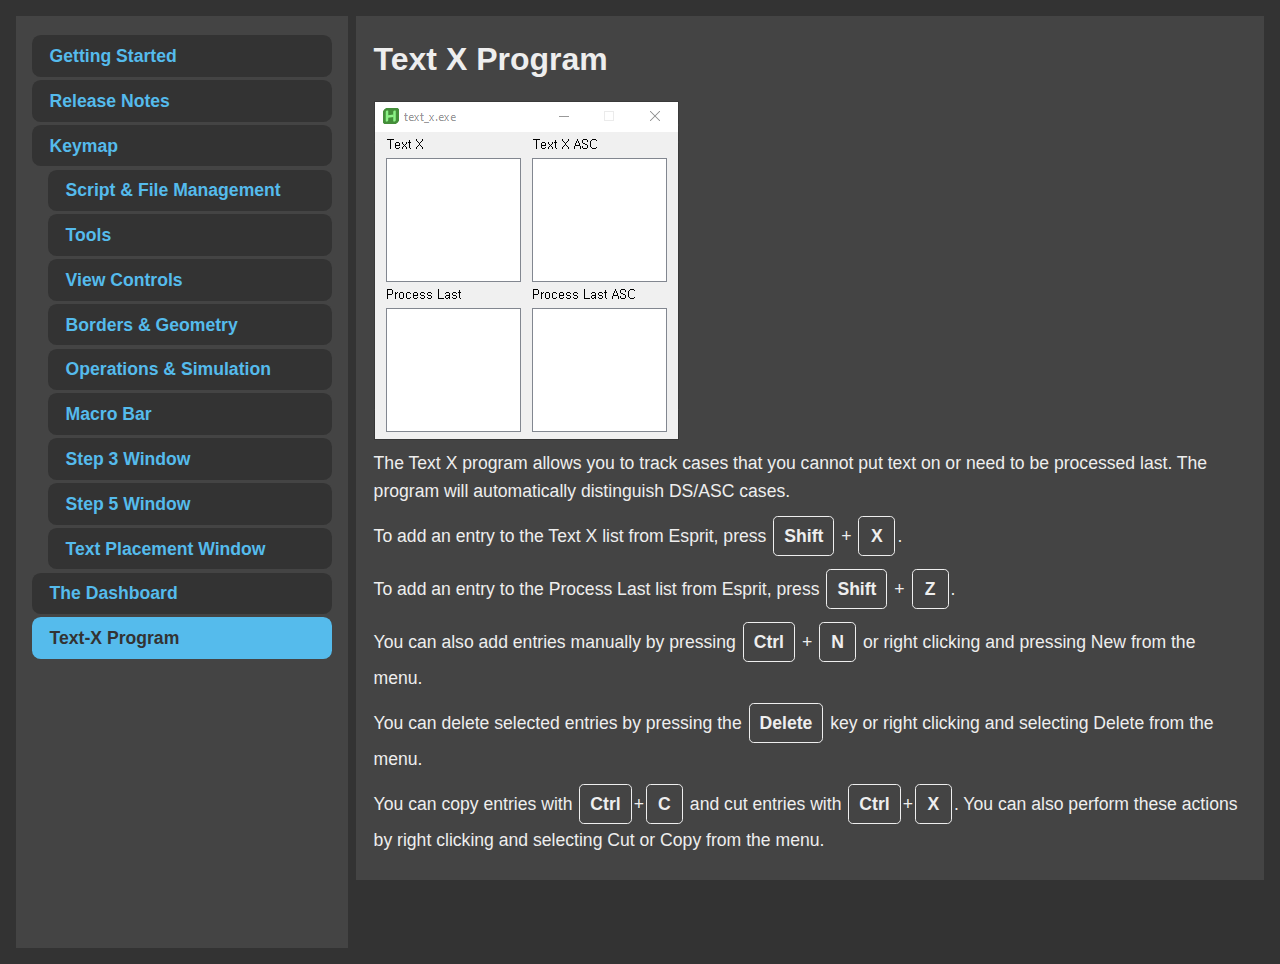
<file: resources/text-x.html>
<!DOCTYPE html>
<html lang="en">
<head>
    <meta charset="UTF-8">
    <meta name="viewport" content="width=device-width, initial-scale=1.0">
    <title>Tru-AHK Dashboard</title>
    <link rel="stylesheet" href="style.css">
    <script src="script.js"></script>
</head>
<body>
    <div id="side-nav">
        <ul>
            <li><a href="index.html">Getting Started</a></li>
            <li><a href="changelog.html">Release Notes</a></li>
            <li><a href="keymap.html">Keymap</a></li>
            <ul>
                <li><a href="script_and_file_management.html">Script & File Management</a></li>
                <li><a href="tools.html">Tools</a></li>
                <li><a href="views.html">View Controls</a></li>
                <li><a href="borders_and_geometry.html">Borders & Geometry</a></li>
                <li><a href="operations_and_simulation.html">Operations & Simulation</a></li>
                <li><a href="macro_bar.html">Macro Bar</a></li>
                <li><a href="step_3_window.html">Step 3 Window</a></li>
                <li><a href="step_5_window.html">Step 5 Window</a></li>
                <li><a href="text_placement_window.html">Text Placement Window</a></li>
            </ul>
            <li><a href="dashboard.html">The Dashboard</a></li>
            <li><a href="text-x.html" class="active">Text-X Program</a></li>
        </ul>
    </div>
    <main>
        <h1>Text X Program</h1>

        <img src="images/text_x_program.PNG" alt="">
        <p>The Text X program allows you to track cases that you cannot put text on or need to be processed last. The program will automatically distinguish DS/ASC cases.</p>    
        <p>To add an entry to the Text X list from Esprit, press <span class="key">Shift</span> + <span class="key">X</span>.</p>
        <p>To add an entry to the Process Last list from Esprit, press <span class="key">Shift</span> + <span class="key">Z</span>.</p>
        <p>You can also add entries manually by pressing <span class="key">Ctrl</span> + <span class="key">N</span> or right clicking and pressing New from the menu.</p>
        <p>You can delete selected entries by pressing the <span class="key">Delete</span> key or right clicking and selecting Delete from the menu.</p>
        <p>You can copy entries with <span class="key">Ctrl</span>+<span class="key">C</span> and cut entries with <span class="key">Ctrl</span>+<span class="key">X</span>. You can also perform these actions by right clicking and selecting Cut or Copy from the menu.
    </main> 
</body>
</file>
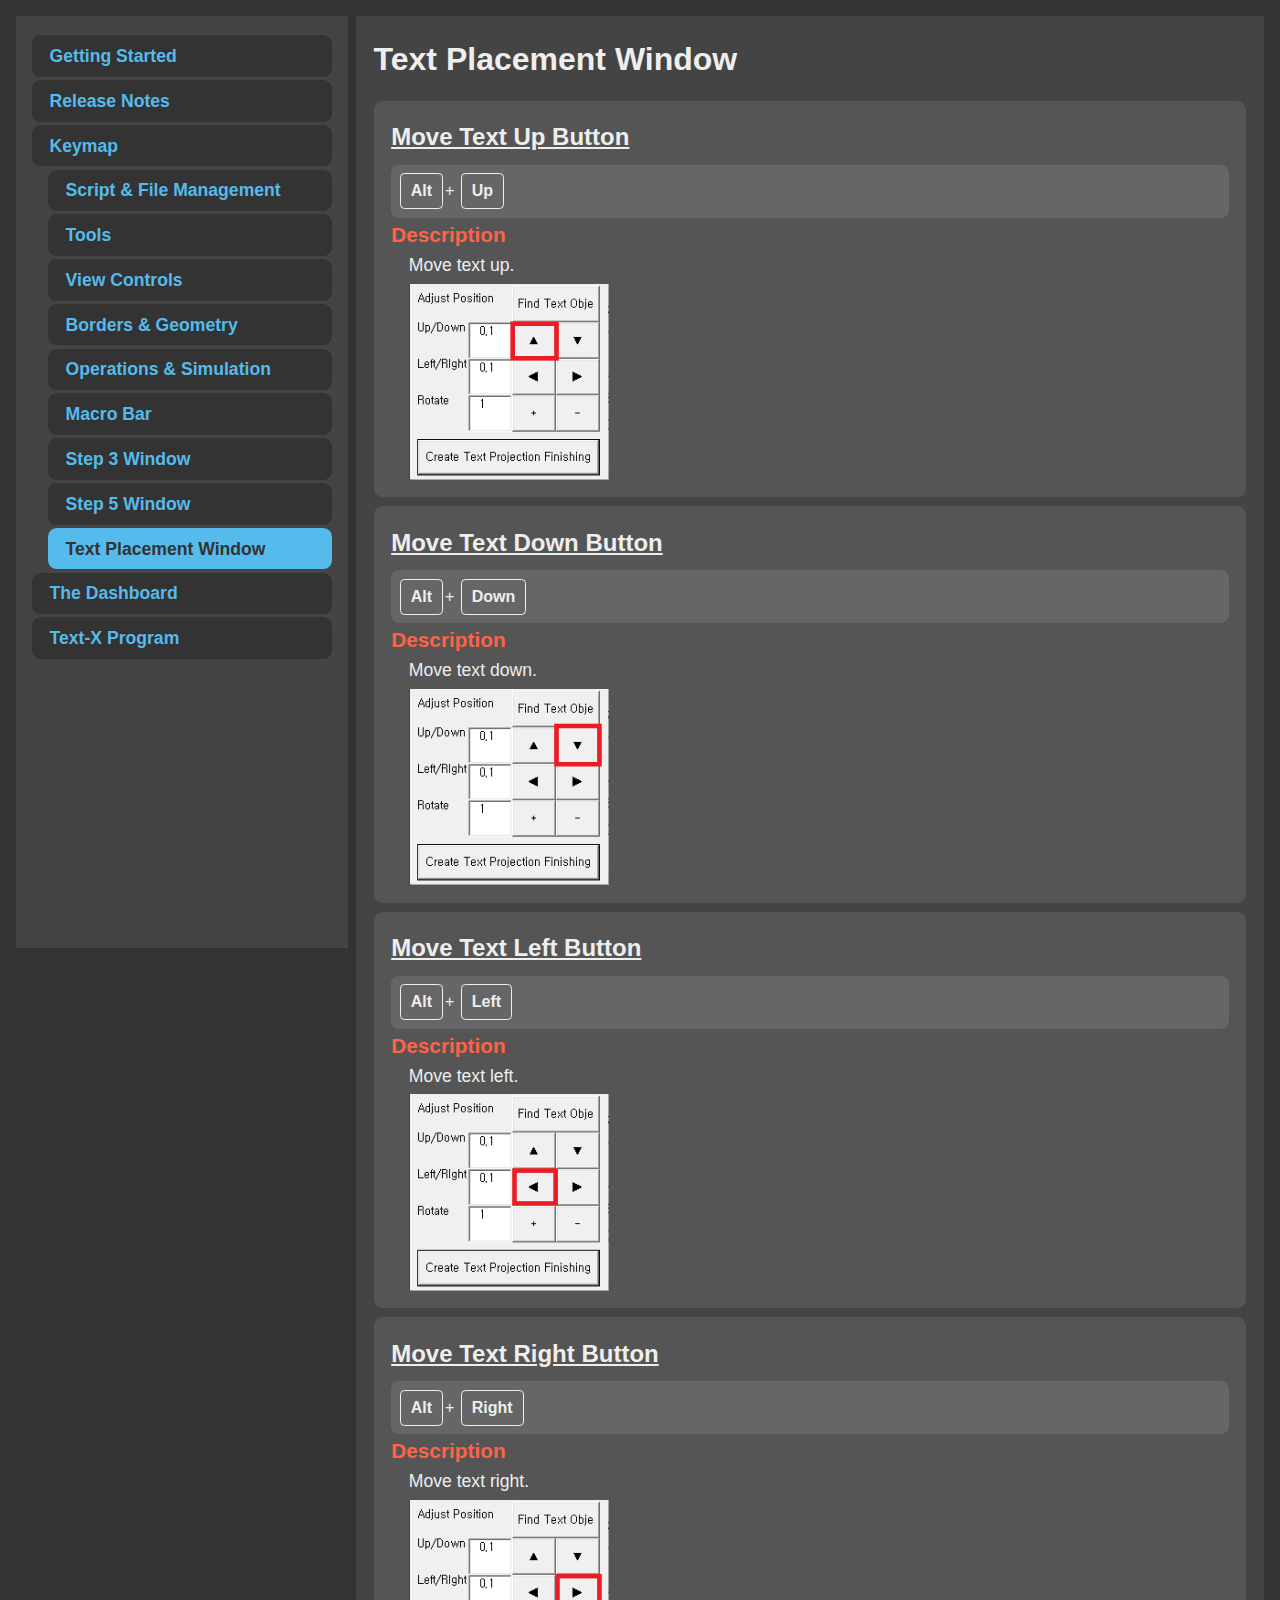
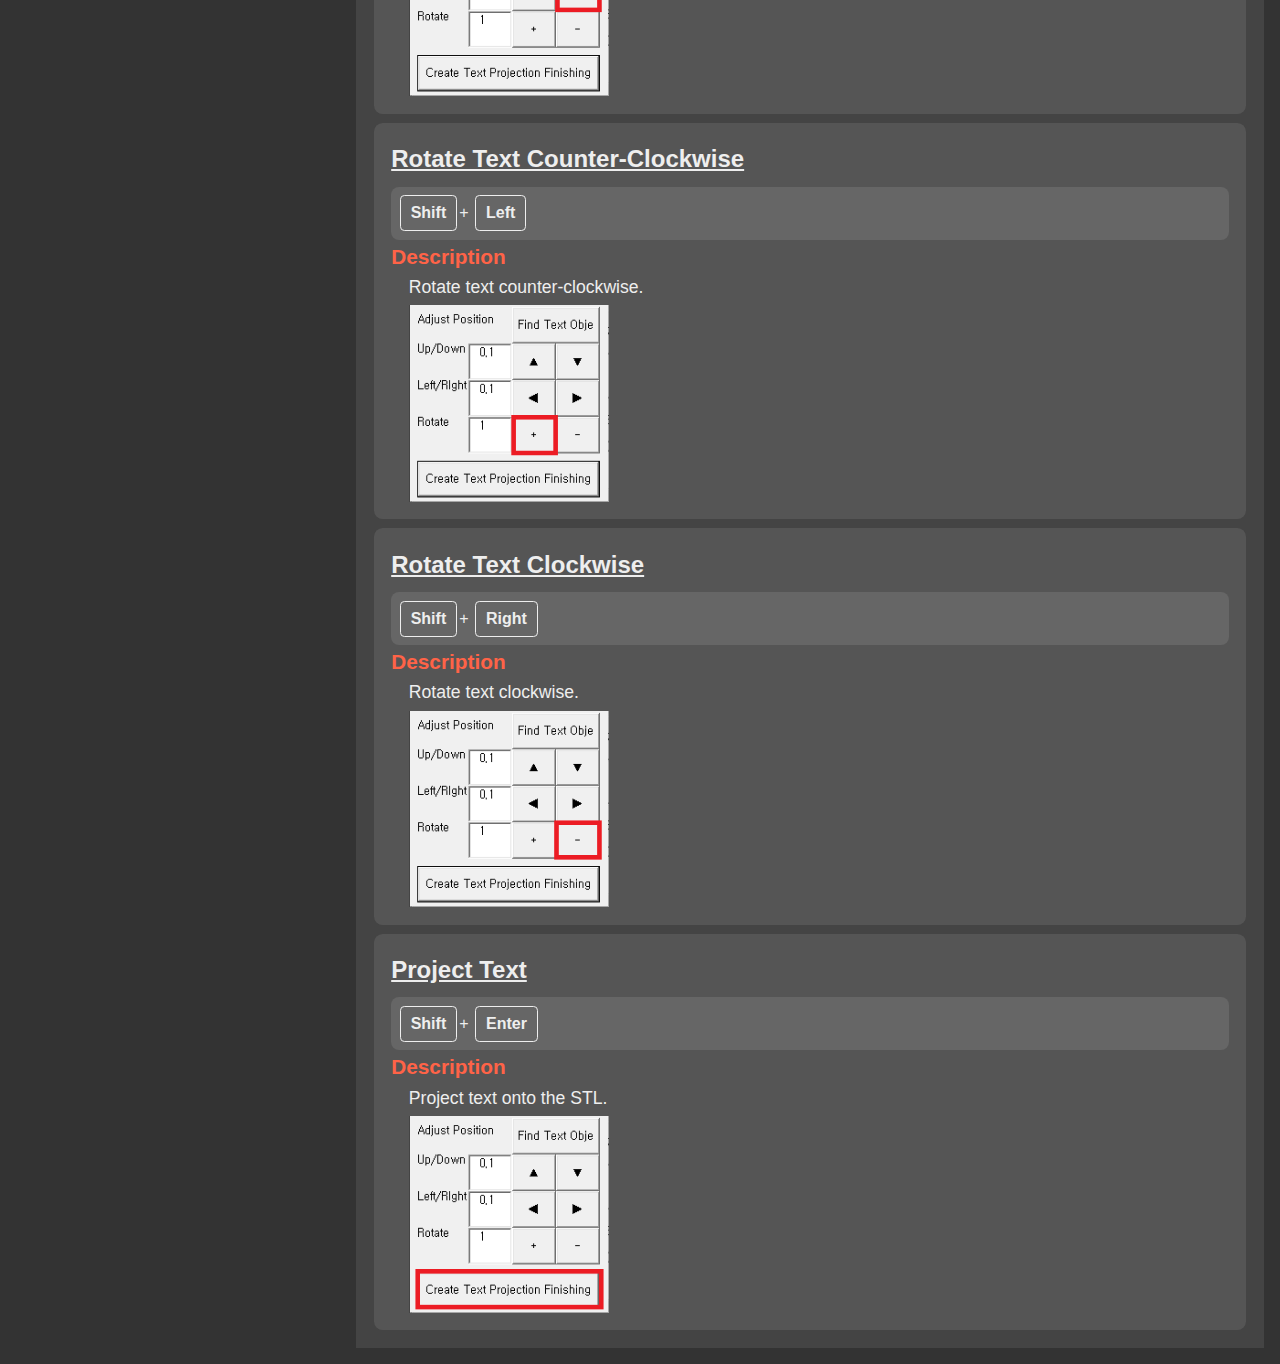
<file: resources/text_placement_window.html>
<!DOCTYPE html>
<html lang="en">
<head>
    <meta charset="UTF-8">
    <meta name="viewport" content="width=device-width, initial-scale=1.0">
    <title>Tru-AHK Help</title>
    <link rel="stylesheet" href="style.css">
    <script src="script.js"></script>
</head>
<body>
    <div id="side-nav">
        <ul>
            <li><a href="index.html">Getting Started</a></li>
            <li><a href="changelog.html">Release Notes</a></li>
            <li><a href="keymap.html">Keymap</a></li>
            <ul>
                <li><a href="script_and_file_management.html">Script & File Management</a></li>
                <li><a href="tools.html">Tools</a></li>
                <li><a href="views.html">View Controls</a></li>
                <li><a href="borders_and_geometry.html">Borders & Geometry</a></li>
                <li><a href="operations_and_simulation.html">Operations & Simulation</a></li>
                <li><a href="macro_bar.html">Macro Bar</a></li>
                <li><a href="step_3_window.html">Step 3 Window</a></li>
                <li><a href="step_5_window.html">Step 5 Window</a></li>
                <li><a href="text_placement_window.html" class="active">Text Placement Window</a></li>
            </ul>
            <li><a href="dashboard.html">The Dashboard</a></li>
            <li><a href="text-x.html">Text-X Program</a></li>
        </ul>
    </div>

    <main>
        <h1>Text Placement Window</h1>

        <div class="hotkey-entry">
            <h2>Move Text Up Button</h2>
             <div class="hotkey-list">
                 <ul>
                     <li>
                         <span class="key">Alt</span>+
                         <span class="key">Up</span>
                     </li>
                 </ul>
             </div>
             <h3 class="highlight">Description</h3>
             <p>Move text up.</p>
             <img src="images/text_placement_window/text_placement_window_up.png" alt="">
        </div>
        <div class="hotkey-entry">
            <h2>Move Text Down Button</h2>
             <div class="hotkey-list">
                 <ul>
                     <li>
                         <span class="key">Alt</span>+
                         <span class="key">Down</span>
                     </li>
                 </ul>
             </div>
             <h3 class="highlight">Description</h3>
             <p>Move text down.</p>
             <img src="images/text_placement_window/text_placement_window_down.png" alt="">
        </div>
        <div class="hotkey-entry">
            <h2>Move Text Left Button</h2>
             <div class="hotkey-list">
                 <ul>
                     <li>
                         <span class="key">Alt</span>+
                         <span class="key">Left</span>
                     </li>
                 </ul>
             </div>
             <h3 class="highlight">Description</h3>
             <p>Move text left.</p>
             <img src="images/text_placement_window/text_placement_window_left.png" alt="">
        </div>
        <div class="hotkey-entry">
            <h2>Move Text Right Button</h2>
             <div class="hotkey-list">
                 <ul>
                     <li>
                         <span class="key">Alt</span>+
                         <span class="key">Right</span>
                     </li>
                 </ul>
             </div>
             <h3 class="highlight">Description</h3>
             <p>Move text right.</p>
             <img src="images/text_placement_window/text_placement_window_right.png" alt="">
        </div>
        <div class="hotkey-entry">
            <h2>Rotate Text Counter-Clockwise</h2>
             <div class="hotkey-list">
                 <ul>
                     <li>
                         <span class="key">Shift</span>+
                         <span class="key">Left</span>
                     </li>
                 </ul>
             </div>
             <h3 class="highlight">Description</h3>
             <p>Rotate text counter-clockwise.</p>
             <img src="images/text_placement_window/text_placement_window_rotate_ccw.png" alt="">
        </div>
        <div class="hotkey-entry">
            <h2>Rotate Text Clockwise</h2>
             <div class="hotkey-list">
                 <ul>
                     <li>
                         <span class="key">Shift</span>+
                         <span class="key">Right</span>
                     </li>
                 </ul>
             </div>
             <h3 class="highlight">Description</h3>
             <p>Rotate text clockwise.</p>
             <img src="images/text_placement_window/text_placement_window_rotate_cw.png" alt="">
        </div>
        <div class="hotkey-entry">
            <h2>Project Text</h2>
             <div class="hotkey-list">
                 <ul>
                     <li>
                         <span class="key">Shift</span>+
                         <span class="key">Enter</span>
                     </li>
                 </ul>
             </div>
             <h3 class="highlight">Description</h3>
             <p>Project text onto the STL.</p>
             <img src="images/text_placement_window/text_placement_window_project_text.png" alt="">
        </div>
    </main>
</body>
</html>
</file>
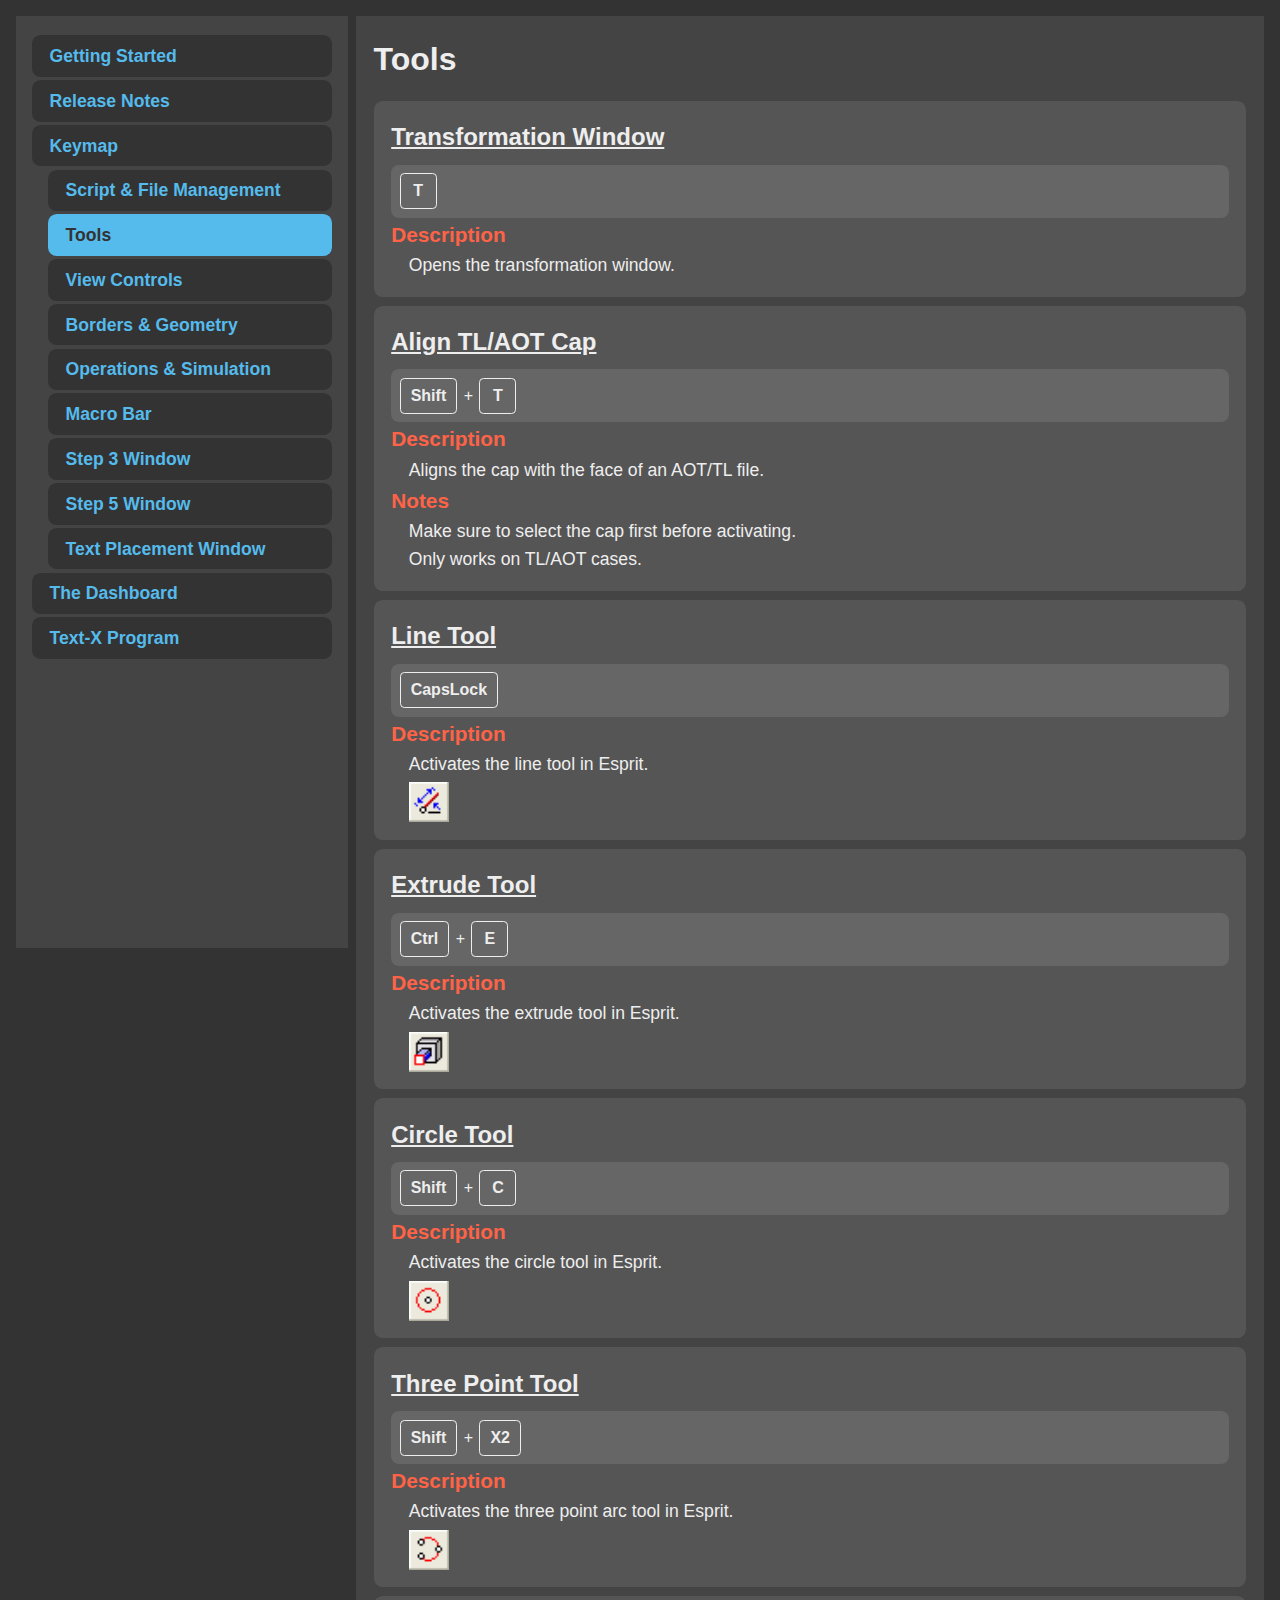
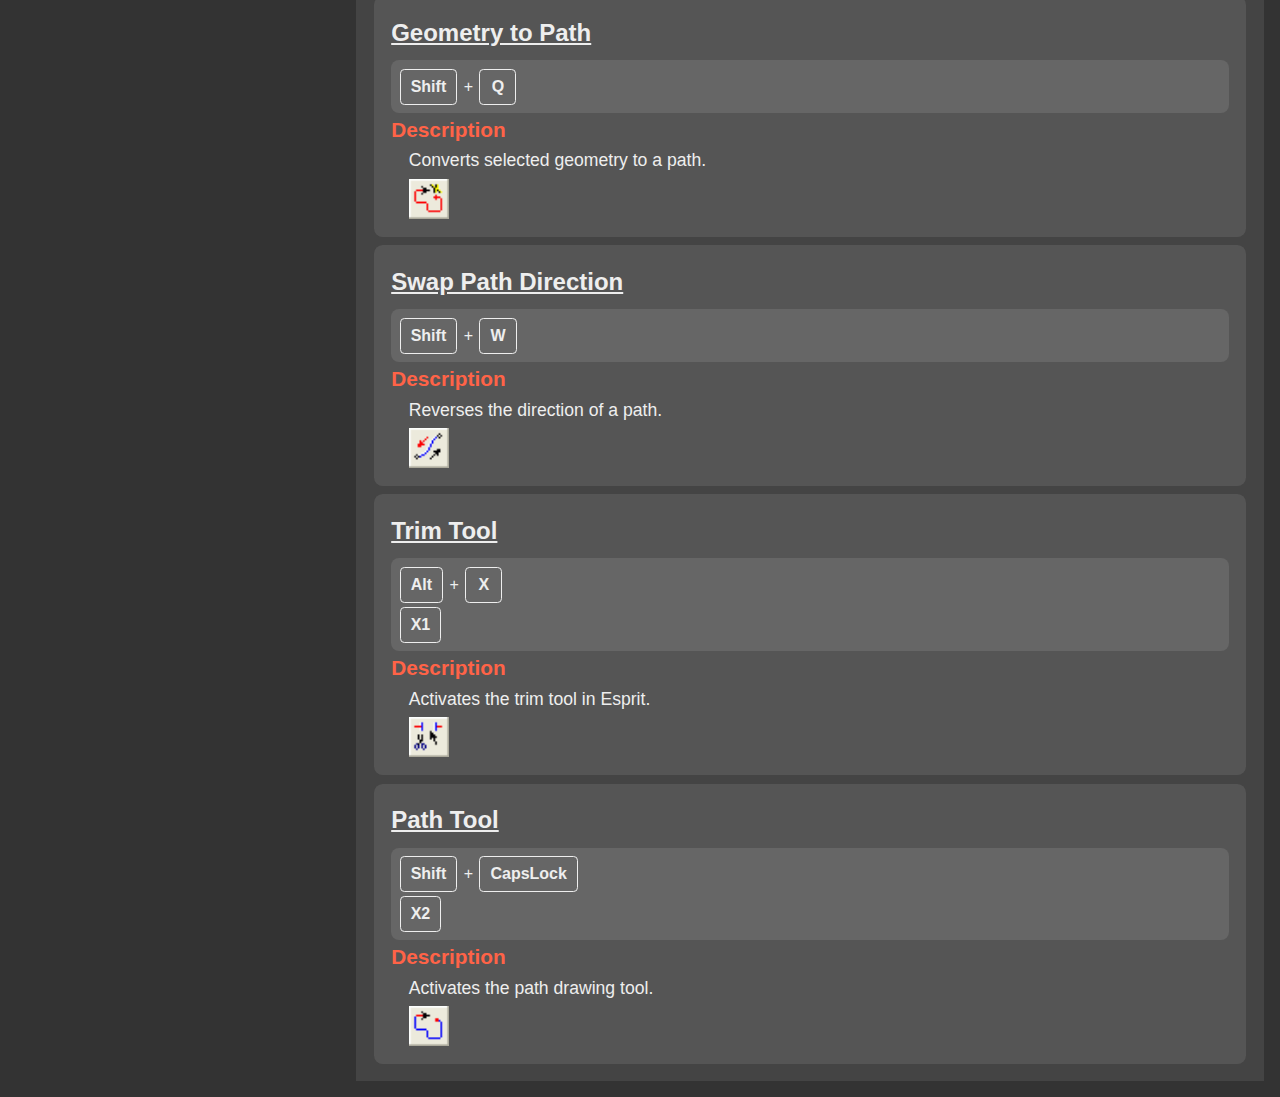
<file: resources/tools.html>
<!DOCTYPE html>
<html lang="en">
<head>
    <meta charset="UTF-8">
    <meta name="viewport" content="width=device-width, initial-scale=1.0">
    <title>Tru-AHK Help</title>
    <link rel="stylesheet" href="style.css">
    <script src="script.js"></script>
</head>
<body>
    <div id="side-nav">
        <ul>
            <li><a href="index.html">Getting Started</a></li>
            <li><a href="changelog.html">Release Notes</a></li>
            <li><a href="keymap.html">Keymap</a></li>
            <ul>
                <li><a href="script_and_file_management.html">Script & File Management</a></li>
                <li><a href="tools.html" class="active">Tools</a></li>
                <li><a href="views.html">View Controls</a></li>
                <li><a href="borders_and_geometry.html">Borders & Geometry</a></li>
                <li><a href="operations_and_simulation.html">Operations & Simulation</a></li>
                <li><a href="macro_bar.html">Macro Bar</a></li>
                <li><a href="step_3_window.html">Step 3 Window</a></li>
                <li><a href="step_5_window.html">Step 5 Window</a></li>
                <li><a href="text_placement_window.html">Text Placement Window</a></li>
            </ul>
            <li><a href="dashboard.html">The Dashboard</a></li>
            <li><a href="text-x.html">Text-X Program</a></li>
        </ul>
    </div>

    <main>
        <h1>Tools</h1>

        <div class="hotkey-entry">
            <h2>Transformation Window</h2>
             <div class="hotkey-list">
                 <ul>
                     <li>
                         <span class="key">T</span>
                     </li>
                 </ul>
             </div>
             <h3 class="highlight">Description</h3>
             <p>Opens the transformation window.</p>
         </div>

         <div class="hotkey-entry">
            <h2>Align TL/AOT Cap</h2>
             <div class="hotkey-list">
                 <ul>
                     <li>
                        <span class="key">Shift</span> +
                         <span class="key">T</span>
                     </li>
                 </ul>
             </div>
             <h3 class="highlight">Description</h3>
             <p>Aligns the cap with the face of an AOT/TL file.</p>
             <h3 class="highlight">Notes</h3>
             <p>Make sure to select the cap first before activating.</p>
             <p>Only works on TL/AOT cases.</p>
         </div>

         <div class="hotkey-entry">
            <h2>Line Tool</h2>
             <div class="hotkey-list">
                 <ul>
                     <li>
                        <span class="key">CapsLock</span>
                     </li>
                 </ul>
             </div>
             <h3 class="highlight">Description</h3>
             <p>Activates the line tool in Esprit.</p>
             <img src="images/icons/icon_Geometry_Segment1.gif" alt="" class="icon">
         </div>

         <div class="hotkey-entry">
            <h2>Extrude Tool</h2>
             <div class="hotkey-list">
                 <ul>
                     <li>
                        <span class="key">Ctrl</span> +
                        <span class="key">E</span>
                     </li>
                 </ul>
             </div>
             <h3 class="highlight">Description</h3>
             <p>Activates the extrude tool in Esprit.</p>
             <img src="images/icons/icon_Solid_ExtrudeBossCutSolid.gif" alt="" class="icon">
         </div>

         <div class="hotkey-entry">
            <h2>Circle Tool</h2>
             <div class="hotkey-list">
                 <ul>
                     <li>
                        <span class="key">Shift</span> +
                        <span class="key">C</span>
                     </li>
                 </ul>
             </div>
             <h3 class="highlight">Description</h3>
             <p>Activates the circle tool in Esprit.</p>
             <img src="images/icons/icon_Geometry_Circle1.gif" alt="" class="icon">
         </div>

         <div class="hotkey-entry">
            <h2>Three Point Tool</h2>
             <div class="hotkey-list">
                 <ul>
                     <li>
                        <span class="key">Shift</span> +
                        <span class="key">X2</span>
                     </li>
                 </ul>
             </div>
             <h3 class="highlight">Description</h3>
             <p>Activates the three point arc tool in Esprit.</p>
             <img src="images/icons/icon_Geometry_Arc3.gif" alt="" class="icon">
         </div>

         <div class="hotkey-entry">
            <h2>Geometry to Path</h2>
             <div class="hotkey-list">
                 <ul>
                     <li>
                        <span class="key">Shift</span> +
                        <span class="key">Q</span>
                     </li>
                 </ul>
             </div>
             <h3 class="highlight">Description</h3>
             <p>Converts selected geometry to a path.</p>
             <img src="images/icons/icon_Feature_AutoChain.gif" alt="" class="icon">
         </div>

         <div class="hotkey-entry">
            <h2>Swap Path Direction</h2>
             <div class="hotkey-list">
                 <ul>
                     <li>
                        <span class="key">Shift</span> +
                        <span class="key">W</span>
                     </li>
                 </ul>
             </div>
             <h3 class="highlight">Description</h3>
             <p>Reverses the direction of a path.</p>
             <img src="images/icons/icon_Feature_Reverse.gif" alt="" class="icon">
         </div>

         <div class="hotkey-entry">
            <h2>Trim Tool</h2>
             <div class="hotkey-list">
                 <ul>
                     <li>
                        <span class="key">Alt</span> +
                        <span class="key">X</span>
                     </li>
                     <li>
                        <span class="key">X1</span>
                     </li>
                 </ul>
             </div>
             <h3 class="highlight">Description</h3>
             <p>Activates the trim tool in Esprit.</p>
             <img src="images/icons/icon_Geometry_Trim.gif" alt="" class="icon">
         </div>

         <div class="hotkey-entry">
            <h2>Path Tool</h2>
             <div class="hotkey-list">
                 <ul>
                     <li>
                        <span class="key">Shift</span> +
                        <span class="key">CapsLock</span>
                     </li>
                     <li>
                        <span class="key">X2</span>
                     </li>
                 </ul>
             </div>
             <h3 class="highlight">Description</h3>
             <p>Activates the path drawing tool.</p>
             <img src="images/icons/icon_Feature_ManualChain.gif" alt="" class="icon">
         </div>
    </main>
</body>
</html>
</file>
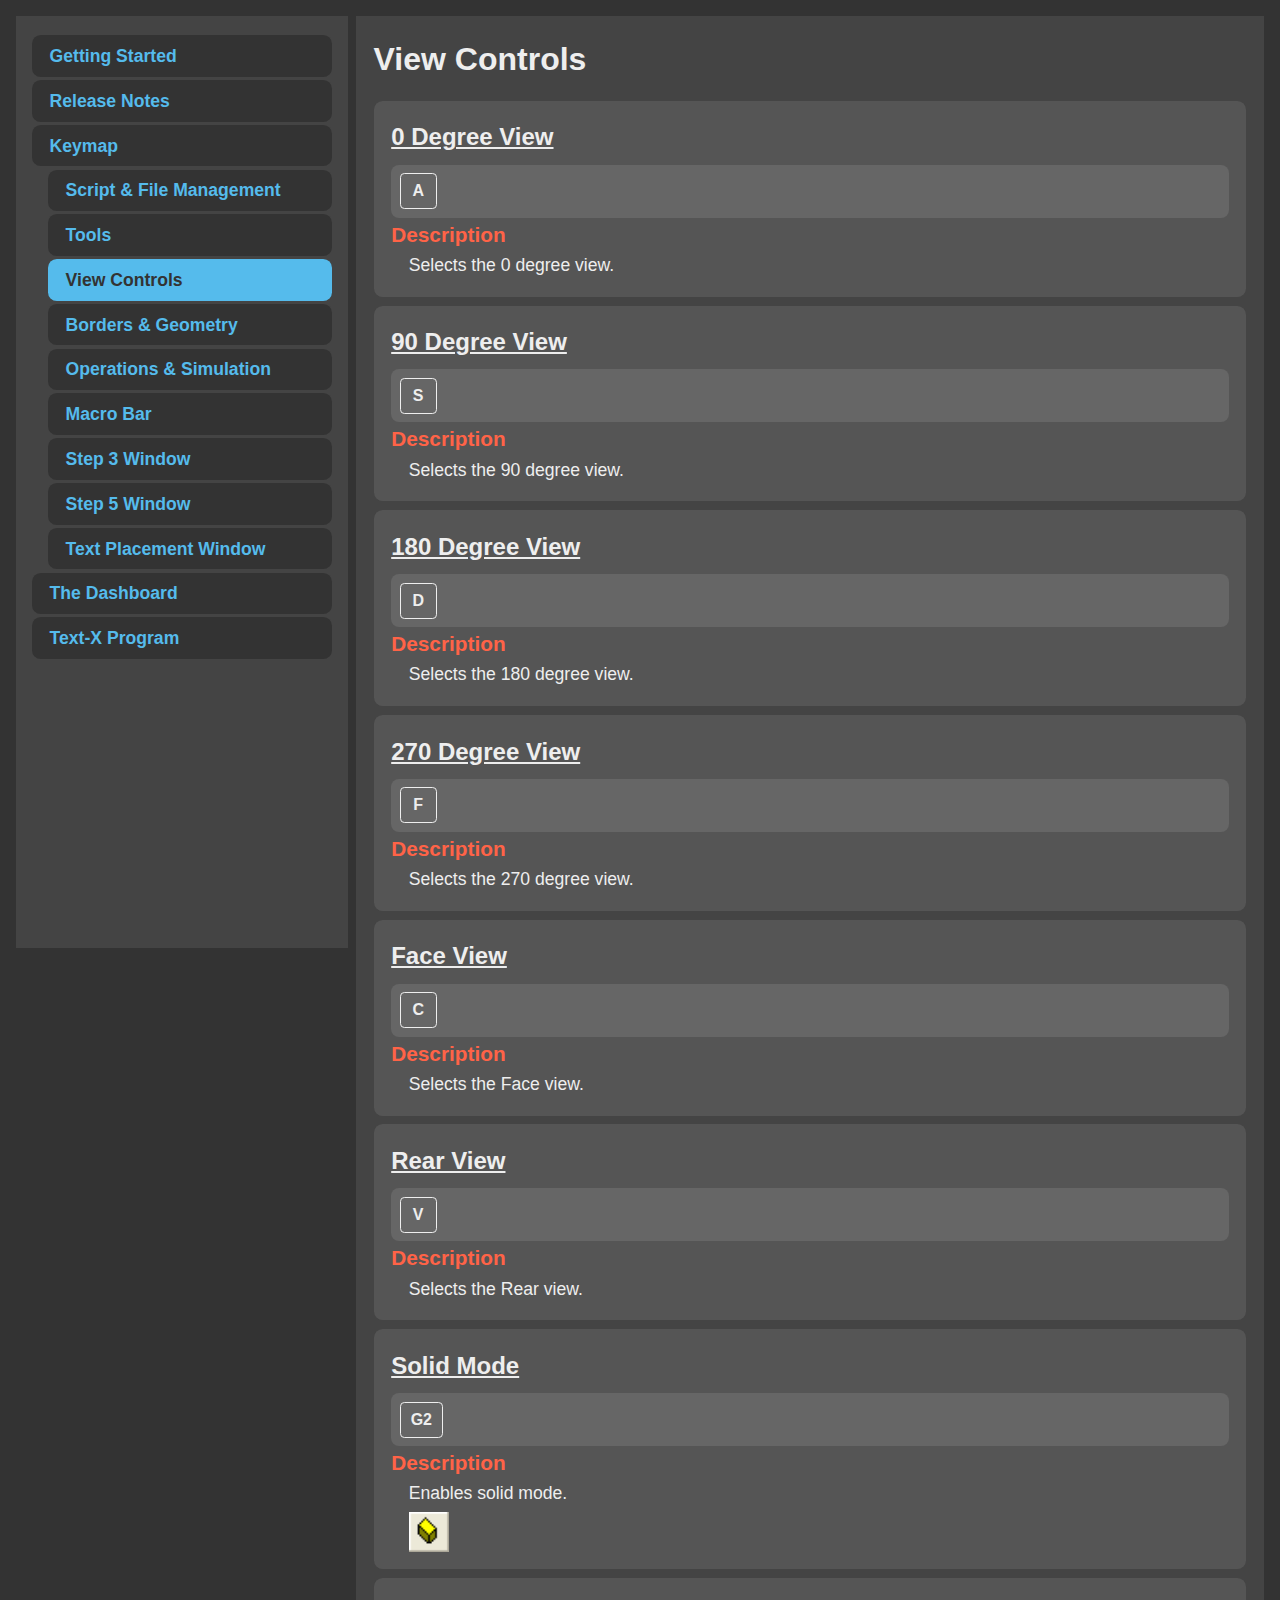
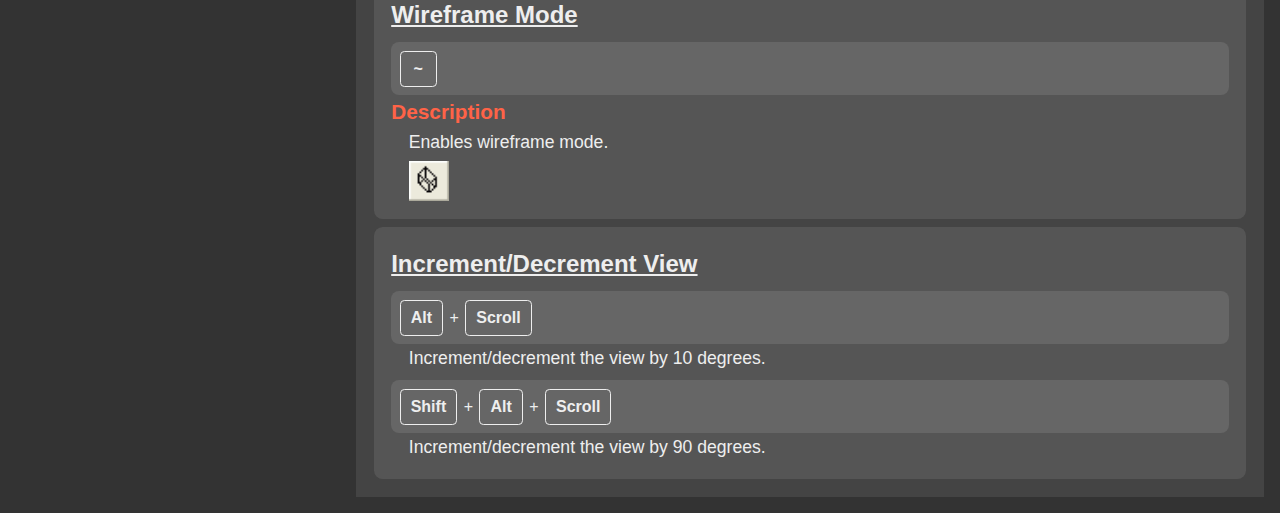
<file: resources/views.html>
<!DOCTYPE html>
<html lang="en">
<head>
    <meta charset="UTF-8">
    <meta name="viewport" content="width=device-width, initial-scale=1.0">
    <title>Tru-AHK Help</title>
    <link rel="stylesheet" href="style.css">
    <script src="script.js"></script>
</head>
<body>
    <div id="side-nav">
        <ul>
            <li><a href="index.html">Getting Started</a></li>
            <li><a href="changelog.html">Release Notes</a></li>
            <li><a href="keymap.html">Keymap</a></li>
            <ul>
                <li><a href="script_and_file_management.html">Script & File Management</a></li>
                <li><a href="tools.html">Tools</a></li>
                <li><a href="views.html" class="active">View Controls</a></li>
                <li><a href="borders_and_geometry.html">Borders & Geometry</a></li>
                <li><a href="operations_and_simulation.html">Operations & Simulation</a></li>
                <li><a href="macro_bar.html">Macro Bar</a></li>
                <li><a href="step_3_window.html">Step 3 Window</a></li>
                <li><a href="step_5_window.html">Step 5 Window</a></li>
                <li><a href="text_placement_window.html">Text Placement Window</a></li>
            </ul>
            <li><a href="dashboard.html">The Dashboard</a></li>
            <li><a href="text-x.html">Text-X Program</a></li>
        </ul>
    </div>

    <main>
        <h1>View Controls</h1>

        <div class="hotkey-entry">
            <h2>0 Degree View</h2>
             <div class="hotkey-list">
                 <ul>
                     <li>
                         <span class="key">A</span>
                     </li>
                 </ul>
             </div>
             <h3 class="highlight">Description</h3>
             <p>Selects the 0 degree view.</p>
        </div>

        <div class="hotkey-entry">
            <h2>90 Degree View</h2>
             <div class="hotkey-list">
                 <ul>
                     <li>
                         <span class="key">S</span>
                     </li>
                 </ul>
             </div>
             <h3 class="highlight">Description</h3>
             <p>Selects the 90 degree view.</p>
        </div>

        <div class="hotkey-entry">
            <h2>180 Degree View</h2>
             <div class="hotkey-list">
                 <ul>
                     <li>
                         <span class="key">D</span>
                     </li>
                 </ul>
             </div>
             <h3 class="highlight">Description</h3>
             <p>Selects the 180 degree view.</p>
        </div>

        <div class="hotkey-entry">
            <h2>270 Degree View</h2>
             <div class="hotkey-list">
                 <ul>
                     <li>
                         <span class="key">F</span>
                     </li>
                 </ul>
             </div>
             <h3 class="highlight">Description</h3>
             <p>Selects the 270 degree view.</p>
        </div>

        <div class="hotkey-entry">
            <h2>Face View</h2>
             <div class="hotkey-list">
                 <ul>
                     <li>
                         <span class="key">C</span>
                     </li>
                 </ul>
             </div>
             <h3 class="highlight">Description</h3>
             <p>Selects the Face view.</p>
        </div>

        <div class="hotkey-entry">
            <h2>Rear View</h2>
             <div class="hotkey-list">
                 <ul>
                     <li>
                         <span class="key">V</span>
                     </li>
                 </ul>
             </div>
             <h3 class="highlight">Description</h3>
             <p>Selects the Rear view.</p>
        </div>

        <div class="hotkey-entry">
            <h2>Solid Mode</h2>
             <div class="hotkey-list">
                 <ul>
                     <li>
                         <span class="key">G2</span>
                     </li>
                 </ul>
             </div>
             <h3 class="highlight">Description</h3>
             <p>Enables solid mode.</p>
             <img src="images/icons/icon_View_Shaded_Wire.gif" alt="" class="icon">
        </div>

        <div class="hotkey-entry">
            <h2>Wireframe Mode</h2>
             <div class="hotkey-list">
                 <ul>
                     <li>
                         <span class="key">~</span>
                     </li>
                 </ul>
             </div>
             <h3 class="highlight">Description</h3>
             <p>Enables wireframe mode.</p>
             <img src="images/icons/icon_View_Wireframe.gif" alt="" class="icon">
        </div>

        <div class="hotkey-entry">
            <h2>Increment/Decrement View</h2>
             <div class="hotkey-list">
                 <ul>
                     <li>
                         <span class="key">Alt</span> + 
                         <span class="key">Scroll</span>
                     </li>
                 </ul>
             </div>
             <p>Increment/decrement the view by 10 degrees.</p>
             <div class="hotkey-list">
                <ul>
                    <li>
                        <span class="key">Shift</span> + 
                        <span class="key">Alt</span> + 
                        <span class="key">Scroll</span>
                    </li>
                </ul>
            </div>
            <p>Increment/decrement the view by 90 degrees.</p>
        </div>
    </main>
</body>
</html>
</file>
<file: resources/style.css>
*{
    margin: 0;
    padding: 0;
    font: inherit;
}

:root{
    --clr-neutral-100: #eeeeee;
    --clr-neutral-800: #444444;
    --clr-neutral-900: #333333;
    --clr-tru-blue: #55bbec;
    --clr-tru-blue-active: #49a1ca;
}

img,
picture,
svg
{
  max-width: 100%;
  display: block;
}

body{
    background-color: var(--clr-neutral-900);
    color: var(--clr-neutral-100);
    font-family: Arial, Helvetica, sans-serif;
    padding: 1em;
    display: flex;
    line-height: 1.6;
    gap: 0.5em;
}

main{
    width: 80%;
    padding: 1em;
    height: 100%;
    font-size: 1.1rem;
    background-color: var(--clr-neutral-800);
}

#side-nav{
    width: 300px;
    min-width: 300px;
    height: 100vh;
    padding: 1em;
    background-color: var(--clr-neutral-800);
    overflow-y: scroll;
    position: sticky;
    top: 1em;
}

#side-nav ul{
    list-style-type: none;
}

#side-nav li{
    margin-top: 0.2em;
    list-style-type: none;
}

#side-nav li a.active{
    /* border-right: 20px solid var(--clr-tru-blue); */
    background-color: var(--clr-tru-blue);
    color: #333333;
}

#side-nav li a{
    display: block;
    background-color: #333333;
    padding: 0.5em 1em;
    text-decoration: none;
    transition: 0.3s ease-in-out;
    font-weight: bold;
    font-size: 1.1rem;
    border-radius: 0.5em;
}

#side-nav li a:hover{
    color: #333333;
    background-color: var(--clr-tru-blue-active);

}

.full-main{
    height: 100%;
}

h1{
    font-size: 2rem;
    font-weight: bold;
    margin: auto;
    margin-bottom: 0.5em;
    
}

h2{
    font-size: 1.5rem;
    font-weight: bold;
}

h3{
    font-size: 1.3rem;
    font-weight: bold;
}

a{
    color: var(--clr-tru-blue);
}

.go-back-container{
    margin: auto;
}

.go-back{
    display: inline-block;
    border: 1px solid var(--clr-neutral-100);
    padding: 10px;
    margin-bottom: 0.5em;
    border-radius: 10px;
    text-decoration: none;
    transition: 0.4s;
    font-weight: bold;
    font-size: 1.2rem;
}

.go-back:hover{
    background-color: var(--clr-tru-blue-active);
    border-color: var(--clr-tru-blue-active);
    color: var(--clr-neutral-100);
}

.changelog-main h2{
    margin-top: 1em;
}

.content{
    margin-left: 1rem;
}

.content li{
    margin-left: 1rem;
}

.key{
    display: inline-block;
    border: 1px solid var(--clr-neutral-100);
    border-radius: calc(1.618em / 6);
    padding: 5px 10px;
    text-align: center;
    text-anchor: middle;
    font-weight: bold;
    margin: 2px;
    min-width: 15px;
}

.keymap{
    border: 1px solid var(--clr-neutral-100);
    border-radius: 16px;
    padding: 10px;
}

.keymap > h2{
    margin-bottom: 0.25em;
    padding: 10px;
}

.remap{
    width: 50%;
}
.remap td{
    width: 30%;
}

.arrows{
    text-align: center;
}

.sections {
    display: grid;
    margin: auto;

    gap: 0.5em;
    grid-template-columns: 1fr 1fr;

}

@media (max-width: 1400px) {
    .sections {
        grid-template-columns: 1fr;
    }
}

table{
    width: 100%;
}

.info{
    color: lightcoral;
    font-size: 0.9rem;
}

.new{
    color: var(--clr-tru-blue);
    font-weight: bold;
    font-size: 0.9rem;
}

td{ 
    padding: 10px;
    width: 50%;
}

.help-section{
    margin-top: 2em;
    background-color: #555555;
    padding: 1em;
    border-radius: 0.5em;
}

.help-contents{
    margin-left: 1em;
}

.help-section h2{
    margin-bottom: 0.5em;
    text-decoration: underline;
}

.help-contents img{
    width: 100%;
    min-width: 200px;
    max-width: 400px;
}

.help-contents dl .macro-bar-img{
    width: 200px;
}

.help-contents dl .project-manager-img{
    width: 200px;
}

.help-section h3{
    margin: 0.5em 0em 0.15em 0em;
}

p{
    margin: 0.5em 0em;
}

.help-section ol{
    margin-left: 1rem;
}

.help-section li{
    padding: 0.5em 0em;
}

dl{
    margin-top: 0.5em;
}

dt{
    margin-top: 0.75em;
    font-weight: bold;
    text-decoration: underline;
}

dd > dt{
    text-decoration: none;
}

dd{
    margin-left: 1em;
    
}

ul{
    line-height: 1.5em;
}

ul > ul {
   margin-left: 1em;
}

.hotkey-entry{
    background-color: #555555;
    padding: 1em;
    margin-top: 0.5em;
    border-radius: 0.5em;
}

.hotkey-entry ul{
    margin-left: 1.618em;
}

.hotkey-entry h2{
    text-decoration: underline;
}

.hotkey-entry h3.highlight{
    color: tomato;
}

.hotkey-entry p{
    margin: 0;
    margin-left: 1em;
}

.hotkey-entry .icon{
    width: 40px;
    margin-left: 1em;
    margin-top: 0.25em;
}

.hotkey-entry img{
    margin-top: 0.25em;
    margin-left: 1em;
    width: 200px;
}

.hotkey-list{
    background-color: #666;
    font-size: 1rem;
    border-radius: 0.5em;
    padding: 0.4045em 0.4045em;
    margin-top: 0.5em;
}

.hotkey-list ul{
    list-style-type: none;
    margin: 0;
}
</file>
